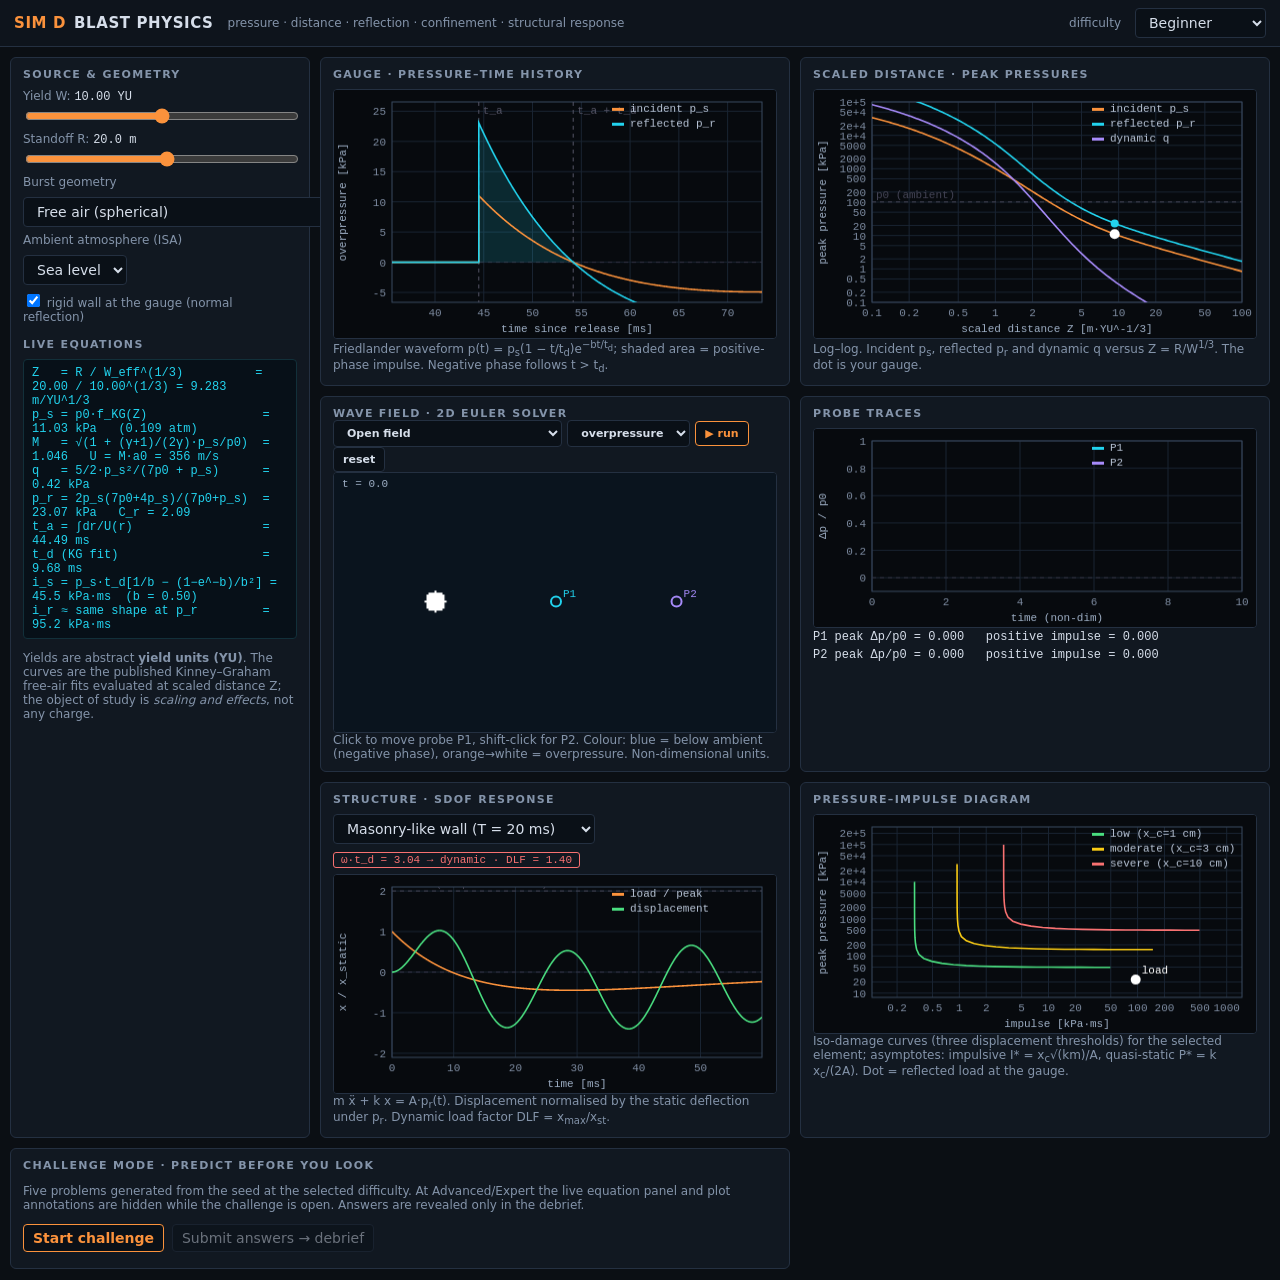
<file: sims/blast-physics/index.html>
<!DOCTYPE html>
<html lang="en">
<head>
<meta charset="UTF-8">
<meta name="viewport" content="width=device-width, initial-scale=1">
<title>Sim D · Blast Physics</title>
<link rel="stylesheet" href="../common/sim.css">
<style>
  .layout { grid-template-columns: 300px 1fr 1fr; }
  .span2 { grid-column: span 2; }
  .tabs button.active { border-color: var(--accent); color: var(--accent); }
  #field { cursor: crosshair; }
  .qcard { border: 1px solid var(--line); border-radius: 6px; padding: 8px 10px; margin: 8px 0; background: #0a1017; }
  .qcard .q { margin-bottom: 6px; line-height: 1.45; }
  .qcard input { width: 140px; }
  @media (max-width: 1100px) { .layout { grid-template-columns: 1fr 1fr; } .span2 { grid-column: span 2; } }
</style>
</head>
<body>
<div class="layout" id="layout">
  <!-- controls -->
  <div class="panel" style="grid-row: span 3">
    <h2>Source &amp; geometry</h2>
    <div id="sliders"></div>
    <div class="row"><label style="width:100%">Burst geometry</label>
      <select id="burst"><option value="1">Free air (spherical)</option><option value="1.8">Surface burst (hemispherical, ×1.8 yield)</option></select></div>
    <div class="row"><label style="width:100%">Ambient atmosphere (ISA)</label>
      <select id="alt"><option value="0">Sea level</option><option value="1500">1500 m</option><option value="3000">3000 m</option></select></div>
    <div class="row"><label><input type="checkbox" id="wall" checked> rigid wall at the gauge (normal reflection)</label></div>
    <h2 style="margin-top:14px">Live equations</h2>
    <div class="eq" id="eqs"></div>
    <p class="hint">Yields are abstract <b>yield units (YU)</b>. The curves are the published Kinney–Graham
      free-air fits evaluated at scaled distance Z; the object of study is <i>scaling and effects</i>, not any charge.</p>
  </div>

  <div class="panel">
    <h2>Gauge · pressure–time history</h2>
    <canvas id="pt"></canvas>
    <div class="hint">Friedlander waveform p(t) = p<sub>s</sub>(1 − t/t<sub>d</sub>)e<sup>−bt/t<sub>d</sub></sup>; shaded area = positive-phase impulse. Negative phase follows t &gt; t<sub>d</sub>.</div>
  </div>
  <div class="panel">
    <h2>Scaled distance · peak pressures</h2>
    <canvas id="pz"></canvas>
    <div class="hint">Log–log. Incident p<sub>s</sub>, reflected p<sub>r</sub> and dynamic q versus Z = R/W<sup>1/3</sup>. The dot is your gauge.</div>
  </div>

  <div class="panel">
    <h2>Wave field · 2D Euler solver
      <span class="tabs" style="float:right">
        <select id="scene">
          <option value="open">Open field</option>
          <option value="wall">Wall (reflection)</option>
          <option value="corner">Building corner (shadow)</option>
          <option value="street">Street canyon (channelling)</option>
          <option value="room">Room with vent (confinement)</option>
        </select>
        <select id="fmode"><option value="p">overpressure</option><option value="peak">peak map</option></select>
        <button id="play" class="primary">▶ run</button>
        <button id="reset">reset</button>
      </span></h2>
    <canvas id="field"></canvas>
    <div class="hint">Click to move probe P1, shift-click for P2. Colour: blue = below ambient (negative phase), orange→white = overpressure. Non-dimensional units.</div>
  </div>
  <div class="panel">
    <h2>Probe traces</h2>
    <canvas id="probe"></canvas>
    <div class="readout" id="probeRead"></div>
  </div>

  <div class="panel">
    <h2>Structure · SDOF response</h2>
    <div class="row">
      <select id="elem">
        <option value="0.005">Light cladding panel (T = 5 ms)</option>
        <option value="0.02" selected>Masonry-like wall (T = 20 ms)</option>
        <option value="0.08">Stiff heavy wall (T = 80 ms)</option>
      </select>
      <span class="tag" id="regime"></span>
    </div>
    <canvas id="sdof"></canvas>
    <div class="hint">m ẍ + k x = A·p<sub>r</sub>(t). Displacement normalised by the static deflection under p<sub>r</sub>. Dynamic load factor DLF = x<sub>max</sub>/x<sub>st</sub>.</div>
  </div>
  <div class="panel">
    <h2>Pressure–impulse diagram</h2>
    <canvas id="pi"></canvas>
    <div class="hint">Iso-damage curves (three displacement thresholds) for the selected element; asymptotes: impulsive I* = x<sub>c</sub>√(km)/A, quasi-static P* = k x<sub>c</sub>/(2A). Dot = reflected load at the gauge.</div>
  </div>

  <div class="panel span2" id="challengePanel">
    <h2>Challenge mode · predict before you look</h2>
    <p class="hint">Five problems generated from the seed at the selected difficulty. At Advanced/Expert the live equation panel and plot annotations are hidden while the challenge is open. Answers are revealed only in the debrief.</p>
    <div class="row"><button class="primary" id="startCh">Start challenge</button><button id="submitCh" disabled>Submit answers → debrief</button></div>
    <div id="questions"></div>
  </div>
</div>

<script src="../common/eod.js"></script>
<script src="../common/blast.js"></script>
<script src="../common/euler2d.js"></script>
<script>
(function () {
  var U = EOD.util, B = BLAST;
  var level = 'Beginner';
  var seed = EOD.seedFromUrl();
  var diff = EOD.ui.difficultySelect(function (v) { level = v; }, 'Beginner');
  level = diff.value;
  EOD.ui.header('D', 'Blast Physics', 'pressure · distance · reflection · confinement · structural response', [U.el('span', { class: 'hint' }, 'difficulty'), diff]);

  var ISA = { 0: { p0: 101.325, a0: 340.3 }, 1500: { p0: 84.56, a0: 334.4 }, 3000: { p0: 70.12, a0: 328.6 } };
  var state = { W: 10, R: 20, surf: 1, alt: 0, wall: true, hideEq: false };

  var sl = U.$('#sliders');
  var logW = EOD.ui.slider(sl, 'Yield W', -1, 3, 0.01, Math.log10(state.W), function (v) { state.W = Math.pow(10, v); update(); }, function (v) { return U.fmt(Math.pow(10, v), 2) + ' YU'; });
  var logR = EOD.ui.slider(sl, 'Standoff R', 0, 2.5, 0.005, Math.log10(state.R), function (v) { state.R = Math.pow(10, v); update(); }, function (v) { return U.fmt(Math.pow(10, v), 1) + ' m'; });
  U.$('#burst').onchange = function (e) { state.surf = +e.target.value; update(); };
  U.$('#alt').onchange = function (e) { state.alt = +e.target.value; update(); };
  U.$('#wall').onchange = function (e) { state.wall = e.target.checked; update(); };
  U.$('#elem').onchange = update;

  function current() {
    var a = ISA[state.alt];
    return B.predict(state.W, state.R, { surfaceFactor: state.surf, p0: a.p0, a0: a.a0 });
  }

  function update() {
    var g = current(), a = ISA[state.alt];
    // ---------- p(t)
    var tEnd = g.td * 3, n = 400, ts = [], pi = [], pr = [];
    for (var i = 0; i <= n; i++) {
      var t = tEnd * i / n; ts.push(t + g.ta);
      pi.push(B.friedlander(t, g.ps, g.td, g.b));
      pr.push(B.friedlander(t, g.pr, g.td, g.b));
    }
    var ymax = (state.wall ? g.pr : g.ps) * 1.15, ymin = -0.25 * ymax;
    var fillX = [], fillY = [];
    for (var j = 0; j <= 200; j++) { var tt = g.td * j / 200; fillX.push(tt + g.ta); fillY.push(B.friedlander(tt, state.wall ? g.pr : g.ps, g.td, g.b)); }
    var series = [{ x: [g.ta * 0.8, g.ta].concat(ts), y: [0, 0].concat(pi), color: '#fb923c', label: 'incident p_s' }];
    if (state.wall) series.push({ x: [g.ta * 0.8, g.ta].concat(ts), y: [0, 0].concat(pr), color: '#22d3ee', label: 'reflected p_r' });
    EOD.plot(U.$('#pt'), { x: [g.ta * 0.8, g.ta + tEnd], y: [ymin, ymax], xlabel: 'time since release [ms]', ylabel: 'overpressure [kPa]',
      series: series, fills: [{ x: fillX, y: fillY, color: state.wall ? 'rgba(34,211,238,.15)' : 'rgba(251,146,60,.15)' }],
      hlines: [{ y: 0, color: '#334' }], vlines: state.hideEq ? [] : [{ x: g.ta, color: '#556', label: 't_a' }, { x: g.ta + g.td, color: '#556', label: 't_a + t_d' }], height: 250 });
    // ---------- p(Z)
    var Zs = [], PS = [], PR = [], Q = [];
    for (var k = 0; k <= 200; k++) {
      var Z = Math.pow(10, -1 + 3 * k / 200); Zs.push(Z);
      var ps = B.kgOverpressureRatio(Z) * a.p0; PS.push(ps); PR.push(B.reflectedOverpressure(ps, a.p0)); Q.push(B.dynamicPressure(ps, a.p0));
    }
    EOD.plot(U.$('#pz'), { x: [0.1, 100], y: [0.1, 1e5], logX: true, logY: true, xlabel: 'scaled distance Z [m·YU^-1/3]', ylabel: 'peak pressure [kPa]',
      series: [{ x: Zs, y: PS, color: '#fb923c', label: 'incident p_s' }, { x: Zs, y: PR, color: '#22d3ee', label: 'reflected p_r' }, { x: Zs, y: Q, color: '#a78bfa', label: 'dynamic q' }],
      points: [{ x: g.Z, y: g.ps, color: '#fff', r: 5 }].concat(state.wall ? [{ x: g.Z, y: g.pr, color: '#22d3ee', r: 4 }] : []),
      hlines: [{ y: a.p0, color: '#445', label: 'p0 (ambient)' }], height: 250 });
    // ---------- equations
    var eq = state.hideEq ? '(hidden during challenge)' :
      'Z   = R / W_eff^(1/3)          = ' + U.fmt(state.R, 2) + ' / ' + U.fmt(g.We, 2) + '^(1/3) = ' + U.fmt(g.Z, 3) + ' m/YU^1/3\n' +
      'p_s = p0·f_KG(Z)                = ' + U.fmt(g.ps, 2) + ' kPa   (' + U.fmt(g.ps / a.p0, 3) + ' atm)\n' +
      'M   = √(1 + (γ+1)/(2γ)·p_s/p0)  = ' + U.fmt(g.M, 3) + '   U = M·a0 = ' + U.fmt(g.U, 0) + ' m/s\n' +
      'q   = 5/2·p_s²/(7p0 + p_s)      = ' + U.fmt(g.q, 2) + ' kPa\n' +
      'p_r = 2p_s(7p0+4p_s)/(7p0+p_s)  = ' + U.fmt(g.pr, 2) + ' kPa   C_r = ' + U.fmt(g.Cr, 2) + '\n' +
      't_a = ∫dr/U(r)                  = ' + U.fmt(g.ta, 2) + ' ms\n' +
      't_d (KG fit)                    = ' + U.fmt(g.td, 2) + ' ms\n' +
      'i_s = p_s·t_d[1/b − (1−e^−b)/b²] = ' + U.fmt(g.i, 1) + ' kPa·ms  (b = ' + U.fmt(g.b, 2) + ')\n' +
      'i_r ≈ same shape at p_r         = ' + U.fmt(g.ir, 1) + ' kPa·ms';
    U.$('#eqs').textContent = eq;
    updateStructure(g);
  }

  // ---------- SDOF & P–I
  function updateStructure(g) {
    var T = +U.$('#elem').value, m = 100, k = m * Math.pow(2 * Math.PI / T, 2), A = 1; // per m² panel: m [kg/m²]
    var P = (state.wall ? g.pr : g.ps) * 1000, td = g.td / 1000, b = g.b;
    var load = function (t) { return t < 0 ? 0 : B.friedlander(t, P, td, b) ; };
    var r = B.sdofResponse({ m: m, k: k, A: A, load: load, tEnd: Math.max(3 * T, 2.5 * td) });
    var xst = P / k, xs = r.x.map(function (x) { return x / xst; }), tms = r.t.map(function (t) { return t * 1000; });
    var lp = r.t.map(function (t) { return load(t) / P; });
    var wtd = 2 * Math.PI / T * td;
    var reg = wtd < 0.4 ? ['impulsive', 'ok'] : wtd > 40 ? ['quasi-static', 'warn'] : ['dynamic', 'bad'];
    var tag = U.$('#regime'); tag.className = 'tag ' + reg[1]; tag.textContent = 'ω·t_d = ' + U.fmt(wtd, 2) + ' → ' + reg[0] + ' · DLF = ' + U.fmt(r.xmax / xst, 2);
    var ymax = Math.max(2.1, r.xmax / xst * 1.1);
    EOD.plot(U.$('#sdof'), { x: [0, tms[tms.length - 1]], y: [-ymax, ymax], xlabel: 'time [ms]', ylabel: 'x / x_static',
      series: [{ x: tms, y: lp, color: '#fb923c', label: 'load / peak' }, { x: tms, y: xs, color: '#4ade80', label: 'displacement' }],
      hlines: [{ y: 0, color: '#334' }, { y: 2, color: '#445', label: 'DLF 2 (step load limit)' }], height: 220 });
    // P–I with three thresholds (abstract "damage levels" as multiples of a reference deflection)
    var xref = 0.01, curves = [], colors = ['#4ade80', '#facc15', '#f87171'], labels = ['low', 'moderate', 'severe'];
    var allP = [], allI = [];
    [1, 3, 10].forEach(function (mult, ci) {
      var pc = B.piCurve(m, k, xref * mult, 28);
      var xsI = pc.curve.map(function (c) { return c.I / 1000; }), ysP = pc.curve.map(function (c) { return c.P / 1000; });
      allP = allP.concat(ysP); allI = allI.concat(xsI);
      curves.push({ x: xsI, y: ysP, color: colors[ci], label: labels[ci] + ' (x_c=' + (xref * mult * 100) + ' cm)' });
    });
    var Ipt = (state.wall ? g.ir : g.i), Ppt = state.wall ? g.pr : g.ps;
    var Imin = Math.min.apply(null, allI.concat([Ipt])) / 3, Imax = Math.max.apply(null, allI.concat([Ipt])) * 3;
    var Pmin = Math.min.apply(null, allP.concat([Ppt])) / 3, Pmax = Math.max.apply(null, allP.concat([Ppt])) * 3;
    EOD.plot(U.$('#pi'), { x: [Imin, Imax], y: [Pmin, Pmax], logX: true, logY: true, xlabel: 'impulse [kPa·ms]', ylabel: 'peak pressure [kPa]',
      series: curves, points: [{ x: Ipt, y: Ppt, color: '#fff', r: 5, label: 'load' }], height: 220 });
  }

  // ---------- 2D field
  var NX = 220, NY = 130, sim = new Euler2D(NX, NY), running = false, probes = [{ i: 150, j: 65 }, { i: 110, j: 100 }], traces = [[], []];
  function buildScene() {
    var sc = U.$('#scene').value; sim.solid.fill(0); sim.reset(); traces = [[], []];
    function box(i0, j0, i1, j1) { for (var j = j0; j <= j1; j++) for (var i = i0; i <= i1; i++) if (i >= 0 && j >= 0 && i < NX && j < NY) sim.solid[sim.idx(i, j)] = 1; }
    var src = { i: 50, j: 65 };
    if (sc === 'wall') { box(140, 25, 144, 105); probes[0] = { i: 138, j: 65 }; probes[1] = { i: 160, j: 65 }; }
    if (sc === 'corner') { box(110, 0, 200, 70); probes[0] = { i: 100, j: 90 }; probes[1] = { i: 150, j: 80 }; }
    if (sc === 'street') { box(20, 0, 219, 50); box(20, 80, 219, 129); src = { i: 40, j: 65 }; probes[0] = { i: 120, j: 65 }; probes[1] = { i: 180, j: 65 }; }
    if (sc === 'open') { probes[0] = { i: 110, j: 65 }; probes[1] = { i: 170, j: 65 }; }
    if (sc === 'room') { box(20, 30, 23, 100); box(20, 30, 100, 33); box(20, 97, 100, 100); box(97, 30, 100, 55); box(97, 75, 100, 100); src = { i: 55, j: 65 }; probes[0] = { i: 80, j: 45 }; probes[1] = { i: 150, j: 65 }; }
    sim.source(src.i, src.j, 5, 30, 6);
  }
  function drawField() {
    var cv = U.$('#field'); var g = EOD.hidpi(cv, Math.round((cv.clientWidth || 600) * NY / NX));
    sim.render(g.ctx, g.w, g.h, U.$('#fmode').value, U.$('#fmode').value === 'peak' ? 3 : 1.5);
    var sx = g.w / NX, sy = g.h / NY;
    probes.forEach(function (p, n) {
      g.ctx.strokeStyle = n ? '#a78bfa' : '#22d3ee'; g.ctx.lineWidth = 2;
      g.ctx.beginPath(); g.ctx.arc((p.i + 0.5) * sx, (NY - p.j - 0.5) * sy, 5, 0, 2 * Math.PI); g.ctx.stroke();
      g.ctx.fillStyle = g.ctx.strokeStyle; g.ctx.font = '11px monospace'; g.ctx.fillText('P' + (n + 1), (p.i + 1) * sx + 6, (NY - p.j) * sy - 6);
    });
    g.ctx.fillStyle = '#9fb0c6'; g.ctx.font = '11px monospace'; g.ctx.fillText('t = ' + sim.t.toFixed(1), 8, 14);
  }
  function drawProbes() {
    var all = traces[0].concat(traces[1]);
    var tmax = Math.max(10, all.length ? Math.max.apply(null, all.map(function (s) { return s[0]; })) : 10);
    var vals = all.map(function (s) { return s[1]; });
    var ymax = Math.max(0.2, vals.length ? Math.max.apply(null, vals) * 1.1 : 1), ymin = Math.min(-0.1, vals.length ? Math.min.apply(null, vals) * 1.1 : -0.1);
    EOD.plot(U.$('#probe'), { x: [0, tmax], y: [ymin, ymax], xlabel: 'time (non-dim)', ylabel: 'Δp / p0',
      series: traces.map(function (tr, n) { return { x: tr.map(function (s) { return s[0]; }), y: tr.map(function (s) { return s[1]; }), color: n ? '#a78bfa' : '#22d3ee', label: 'P' + (n + 1) }; }),
      hlines: [{ y: 0, color: '#334' }], height: 200 });
    var txt = probes.map(function (p, n) {
      var tr = traces[n], pk = tr.reduce(function (a, s) { return Math.max(a, s[1]); }, 0);
      var imp = 0; for (var q = 1; q < tr.length; q++) if (tr[q][1] > 0) imp += tr[q][1] * (tr[q][0] - tr[q - 1][0]);
      return 'P' + (n + 1) + ' peak Δp/p0 = ' + pk.toFixed(3) + '   positive impulse = ' + imp.toFixed(3);
    }).join('\n');
    U.$('#probeRead').textContent = txt;
  }
  function tick() {
    if (running) {
      for (var s = 0; s < 10; s++) {
        sim.step(0.4);
        probes.forEach(function (p, n) { traces[n].push([sim.t, sim.pressure(sim.idx(p.i, p.j)) - 1]); });
      }
      if (sim.t > 140) { running = false; U.$('#play').textContent = '▶ run'; }
      drawField(); drawProbes();
    }
    requestAnimationFrame(tick);
  }
  U.$('#play').onclick = function () { running = !running; this.textContent = running ? '❚❚ pause' : '▶ run'; };
  U.$('#reset').onclick = function () { buildScene(); drawField(); drawProbes(); };
  U.$('#scene').onchange = function () { buildScene(); drawField(); drawProbes(); };
  U.$('#fmode').onchange = drawField;
  U.$('#field').addEventListener('click', function (e) {
    var r = this.getBoundingClientRect(), i = Math.floor((e.clientX - r.left) / r.width * NX), j = NY - 1 - Math.floor((e.clientY - r.top) / r.height * NY);
    if (sim.solid[sim.idx(i, j)]) return;
    probes[e.shiftKey ? 1 : 0] = { i: i, j: j }; traces[e.shiftKey ? 1 : 0] = []; drawField(); drawProbes();
  });

  // ---------- challenge mode
  var questions = [];
  var TOL = { Beginner: 0.15, Intermediate: 0.10, Advanced: 0.05, Expert: 0.03 };
  function makeQuestions() {
    var rnd = EOD.rng(seed), p0 = 101.325, qs = [];
    var W1 = +(rnd.uniform(2, 50)).toFixed(1), R1 = +(rnd.uniform(8, 40)).toFixed(1), f = rnd.pick([2, 4, 8, 10]);
    qs.push({ q: 'A gauge at R = ' + R1 + ' m from a free-air release of W = ' + W1 + ' YU records some peak overpressure. The yield is multiplied by ' + f + '. At what range R (m) would the <b>same peak overpressure</b> be recorded?',
      a: R1 * Math.cbrt(f), unit: 'm', why: 'Hopkinson–Cranz: equal Z = R/W^(1/3) ⇒ equal p_s. R₂ = R₁·(W₂/W₁)^(1/3) = ' + R1 + '·' + f + '^(1/3).', link: 'lessons/stage-01/lesson-05' });
    var ps = +(rnd.uniform(15, 300)).toFixed(0);
    qs.push({ q: 'An incident shock with peak overpressure p_s = ' + ps + ' kPa (p0 = 101.3 kPa, γ = 1.4) strikes a rigid wall head-on. What is the peak <b>reflected</b> overpressure (kPa)?',
      a: B.reflectedOverpressure(ps, p0), unit: 'kPa', why: 'p_r = 2p_s(7p0 + 4p_s)/(7p0 + p_s). Weak shocks reflect with factor → 2 (acoustic), strong ones → 8 (ideal gas).', link: 'lessons/stage-01/lesson-04' });
    var ps2 = +(rnd.uniform(20, 500)).toFixed(0);
    qs.push({ q: 'For the same atmosphere, a shock has p_s = ' + ps2 + ' kPa. What is its propagation speed U (m/s), with a0 = 340.3 m/s?',
      a: B.machFromOverpressure(ps2, p0) * 340.3, unit: 'm/s', why: 'Invert Rankine–Hugoniot: M = √(1 + (γ+1)/(2γ)·p_s/p0); U = M·a0. Stronger shocks outrun sound.', link: 'lessons/stage-01/lesson-03' });
    var Wm = +(rnd.uniform(0.2, 1)).toFixed(2), Wf = rnd.pick([125, 216, 343, 512, 1000]), Rm = +(rnd.uniform(2, 6)).toFixed(2), tdm = +(rnd.uniform(1, 4)).toFixed(2);
    qs.push({ q: 'A small-scale experiment with ' + Wm + ' YU measures a positive-phase duration of ' + tdm + ' ms at ' + Rm + ' m. What duration (ms) is expected at the <b>scaled</b> position for a ' + Wf + ' YU event (same atmosphere)?',
      a: tdm * Math.cbrt(Wf / Wm), unit: 'ms', why: 'Cube-root scaling applies to times and impulses too: t₂ = t₁·(W₂/W₁)^(1/3), at R₂ = R₁·(W₂/W₁)^(1/3).', link: 'lessons/stage-01/lesson-05' });
    var T = rnd.pick([5, 10, 20, 50]), td = +(rnd.uniform(0.2, 200)).toFixed(1);
    var wtd = 2 * Math.PI / T * td;
    qs.push({ q: 'A structural element with natural period T = ' + T + ' ms is loaded by a pulse of duration t_d = ' + td + ' ms. Enter ω·t_d (dimensionless). Then think: impulsive (ω·t_d &lt; 0.4), dynamic, or quasi-static (&gt; 40)?',
      a: wtd, unit: '', why: 'ω = 2π/T. ω·t_d = ' + U.fmt(wtd, 2) + ' → ' + (wtd < 0.4 ? 'impulsive: damage governed by impulse' : wtd > 40 ? 'quasi-static: damage governed by peak pressure' : 'dynamic: both matter') + '.', link: 'lessons/stage-01/lesson-06' });
    return qs;
  }
  U.$('#startCh').onclick = function () {
    questions = makeQuestions();
    state.hideEq = level === 'Advanced' || level === 'Expert'; update();
    var host = U.$('#questions'); host.innerHTML = '';
    questions.forEach(function (q, n) {
      var c = U.el('div', { class: 'qcard' }, '<div class="q"><b>Q' + (n + 1) + '.</b> ' + q.q + '</div><input type="number" step="any" id="ans' + n + '"> <span class="hint">' + q.unit + '</span>');
      host.appendChild(c);
    });
    U.$('#submitCh').disabled = false; this.disabled = true;
  };
  U.$('#submitCh').onclick = function () {
    var tol = TOL[level], ok = 0, observed = [], decided = [], missed = [];
    questions.forEach(function (q, n) {
      var v = parseFloat(U.$('#ans' + n).value), err = Math.abs(v - q.a) / Math.abs(q.a), good = isFinite(v) && err <= tol;
      if (good) ok++;
      observed.push('Q' + (n + 1) + ': ' + q.q);
      decided.push('Q' + (n + 1) + ': you answered ' + (isFinite(v) ? U.fmt(v, 3) : '—') + ' ' + q.unit + ' — correct ' + U.fmt(q.a, 3) + ' ' + q.unit + (good ? ' ✓' : ' ✗ (' + (isFinite(err) ? Math.round(err * 100) + '% off' : 'blank') + ')'));
      if (!good) missed.push('Q' + (n + 1) + ': ' + q.why + ' <a target="_top" href="' + EOD.COURSE + q.link + '">review</a>');
    });
    state.hideEq = false; update();
    EOD.debrief.show({ title: 'Blast physics challenge', seed: seed, level: level,
      scores: [{ label: 'Correct within ±' + Math.round(tol * 100) + '%', value: 100 * ok / questions.length, note: ok + ' / ' + questions.length }],
      observed: observed, decided: decided, missed: missed.length ? missed : ['Nothing — every answer within tolerance.'],
      uncertainty: ['Empirical free-air fits (Kinney–Graham, Kingery–Bulmash) scatter by roughly ±10–30% against trials, more in the near field.',
        'Surface-burst yield factors of 1.6–2.0 depend on ground properties; 1.8 is a common engineering value.',
        'Ideal-gas reflection (factor ≤ 8) underestimates reflection for very strong shocks where real-gas effects matter.'],
      reasoning: ['Protective engineering uses scaled distance so one set of curves serves every yield — and applies conservative factors on top.',
        'Reflected, not incident, pressure loads a facing surface; ignoring reflection underestimates the load by 2–8×.',
        'Whether peak pressure or impulse governs damage depends on the target\'s natural period — the same blast can be "impulsive" for a wall and "quasi-static" for a window.'],
      physics: ['Hopkinson–Cranz cube-root scaling (dimensional analysis + geometric similarity).', 'Rankine–Hugoniot jump conditions for a normal shock in an ideal gas.', 'Friedlander waveform and positive-phase impulse.', 'SDOF oscillator response to transient loads; ω·t_d as the regime parameter.'],
      engineering: ['P–I diagrams summarise a component\'s vulnerability for all pulse shapes with two asymptotes.', 'Scale-model testing is legitimate precisely because of cube-root scaling (with Sachs corrections for ambient).'],
      links: [{ href: EOD.COURSE + 'lessons/stage-01/lesson-03', text: '01.3 Acoustics → shocks' }, { href: EOD.COURSE + 'lessons/stage-01/lesson-05', text: '01.5 Scaling laws' },
        { href: EOD.COURSE + 'lessons/stage-04/lesson-01', text: '04.1 Anatomy of a blast wave' }, { href: EOD.COURSE + 'lessons/stage-04/lesson-03', text: '04.3 Structural effects' }],
      onClose: function () { U.$('#startCh').disabled = false; U.$('#submitCh').disabled = true; seed = Math.floor(Math.random() * 1e9); }
    });
  };

  window.addEventListener('resize', function () { update(); drawField(); drawProbes(); });
  var qs = U.param('scene', null); if (qs && U.$('#scene').querySelector('[value=' + qs + ']')) U.$('#scene').value = qs;
  buildScene(); update(); drawField(); drawProbes(); tick();
})();
</script>
</body>
</html>
</file>
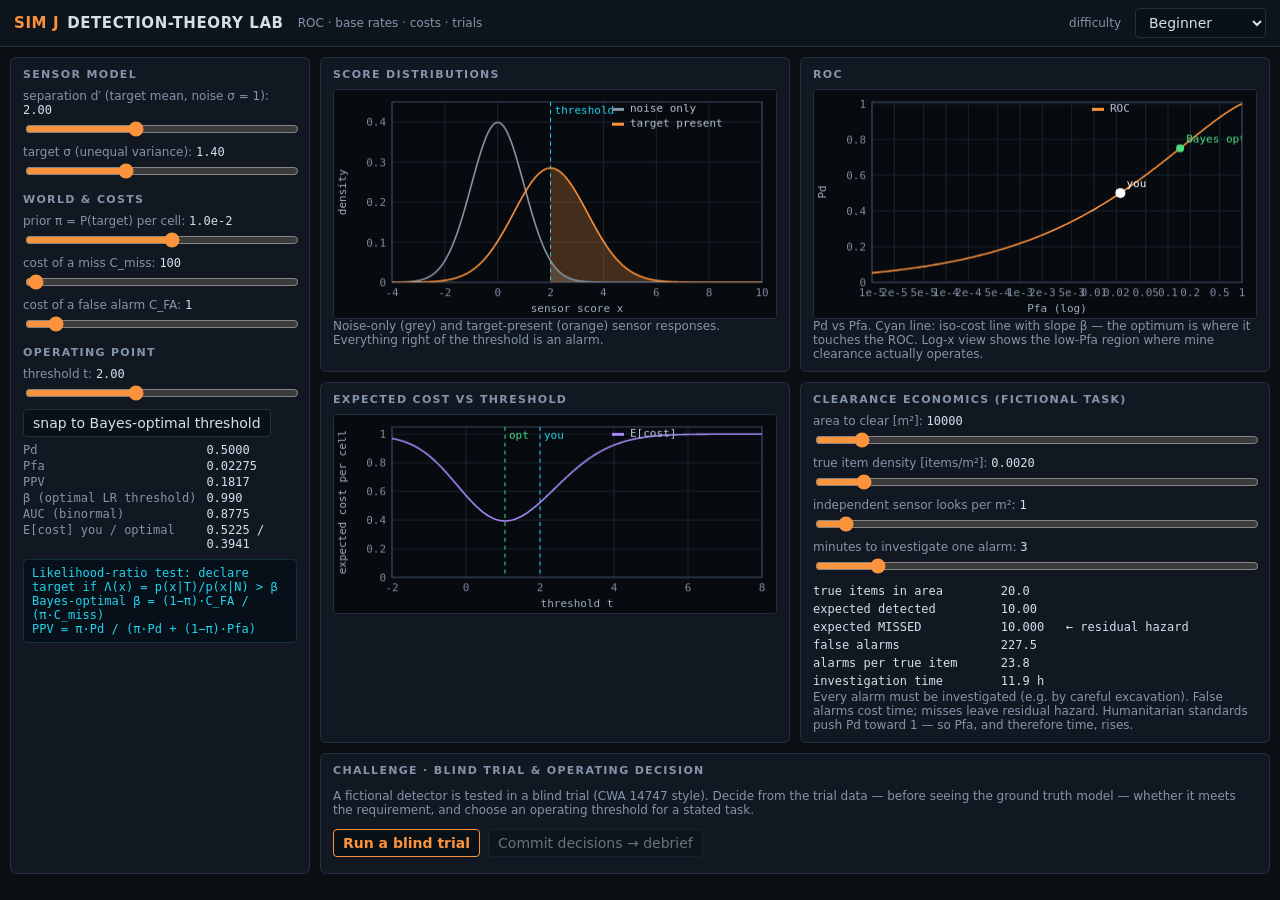
<file: sims/detection-theory/index.html>
<!DOCTYPE html>
<html lang="en">
<head>
<meta charset="UTF-8">
<meta name="viewport" content="width=device-width, initial-scale=1">
<title>Sim J · Detection-Theory Lab</title>
<link rel="stylesheet" href="../common/sim.css">
<style>
  .layout { grid-template-columns: 300px 1fr 1fr; }
  .qcard { border: 1px solid var(--line); border-radius: 6px; padding: 8px 10px; margin: 8px 0; background: #0a1017; }
  @media (max-width: 1100px) { .layout { grid-template-columns: 1fr; } }
</style>
</head>
<body>
<div class="layout">
  <div class="panel" style="grid-row: span 3">
    <h2>Sensor model</h2>
    <div id="sModel"></div>
    <h2 style="margin-top:12px">World &amp; costs</h2>
    <div id="sWorld"></div>
    <h2 style="margin-top:12px">Operating point</h2>
    <div id="sThr"></div>
    <div class="row"><button id="optBtn">snap to Bayes-optimal threshold</button></div>
    <div class="kv" id="kv"></div>
    <div class="eq" style="margin-top:8px">Likelihood-ratio test: declare target if Λ(x) = p(x|T)/p(x|N) &gt; β
Bayes-optimal β = (1−π)·C_FA / (π·C_miss)
PPV = π·Pd / (π·Pd + (1−π)·Pfa)</div>
  </div>
  <div class="panel"><h2>Score distributions</h2><canvas id="dist"></canvas>
    <div class="hint">Noise-only (grey) and target-present (orange) sensor responses. Everything right of the threshold is an alarm.</div></div>
  <div class="panel"><h2>ROC</h2><canvas id="roc"></canvas>
    <div class="hint">Pd vs Pfa. Cyan line: iso-cost line with slope β — the optimum is where it touches the ROC. Log-x view shows the low-Pfa region where mine clearance actually operates.</div></div>
  <div class="panel"><h2>Expected cost vs threshold</h2><canvas id="cost"></canvas></div>
  <div class="panel"><h2>Clearance economics (fictional task)</h2>
    <div id="sEcon"></div>
    <div class="readout" id="econ"></div>
    <div class="hint">Every alarm must be investigated (e.g. by careful excavation). False alarms cost time; misses leave residual hazard. Humanitarian standards push Pd toward 1 — so Pfa, and therefore time, rises.</div></div>
  <div class="panel" style="grid-column: span 2">
    <h2>Challenge · blind trial &amp; operating decision</h2>
    <p class="hint">A fictional detector is tested in a blind trial (CWA 14747 style). Decide from the trial data — before seeing the ground truth model — whether it meets the requirement, and choose an operating threshold for a stated task.</p>
    <div class="row"><button id="chStart" class="primary">Run a blind trial</button><button id="chSubmit" disabled>Commit decisions → debrief</button></div>
    <div id="chBody"></div>
  </div>
</div>
<script src="../common/eod.js"></script>
<script>
(function () {
  var U = EOD.util, level;
  var diff = EOD.ui.difficultySelect(function (v) { level = v; });
  level = diff.value;
  EOD.ui.header('J', 'Detection-Theory Lab', 'ROC · base rates · costs · trials', [U.el('span', { class: 'hint' }, 'difficulty'), diff]);
  var seed = EOD.seedFromUrl();
  var s = { dp: 2, sr: 1.4, logpi: -2, cmiss: 100, cfa: 1, thr: 2, area: 10000, dens: 0.002, rate: 1, tInv: 3 };

  // standard normal helpers
  function phi(x) { return Math.exp(-0.5 * x * x) / Math.sqrt(2 * Math.PI); }
  function Phi(x) { // Abramowitz–Stegun 7.1.26 via erf
    var t = 1 / (1 + 0.3275911 * Math.abs(x) / Math.SQRT2), y = 1 - (((((1.061405429 * t - 1.453152027) * t) + 1.421413741) * t - 0.284496736) * t + 0.254829592) * t * Math.exp(-x * x / 2);
    return x >= 0 ? 0.5 * (1 + y) : 0.5 * (1 - y);
  }
  function pd(t) { return 1 - Phi((t - s.dp) / s.sr); }
  function pfa(t) { return 1 - Phi(t); }
  function pi() { return Math.pow(10, s.logpi); }
  function ecost(t) { var p = pi(); return p * (1 - pd(t)) * s.cmiss + (1 - p) * pfa(t) * s.cfa; }
  function optimal() { var best = -4, bc = Infinity; for (var t = -4; t <= 10; t += 0.002) { var c = ecost(t); if (c < bc) { bc = c; best = t; } } return best; }

  var M = U.$('#sModel'), W = U.$('#sWorld'), T = U.$('#sThr'), E = U.$('#sEcon');
  EOD.ui.slider(M, "separation d′ (target mean, noise σ = 1)", 0, 5, 0.01, s.dp, function (v) { s.dp = v; draw(); }, function (v) { return v.toFixed(2); });
  EOD.ui.slider(M, 'target σ (unequal variance)', 0.5, 3, 0.01, s.sr, function (v) { s.sr = v; draw(); }, function (v) { return v.toFixed(2); });
  EOD.ui.slider(W, 'prior π = P(target) per cell', -4, -0.3, 0.01, s.logpi, function (v) { s.logpi = v; draw(); }, function (v) { return Math.pow(10, v).toExponential(1); });
  EOD.ui.slider(W, 'cost of a miss C_miss', 1, 10000, 1, s.cmiss, function (v) { s.cmiss = v; draw(); });
  EOD.ui.slider(W, 'cost of a false alarm C_FA', 0.1, 10, 0.1, s.cfa, function (v) { s.cfa = v; draw(); });
  var thrSl = EOD.ui.slider(T, 'threshold t', -2, 8, 0.01, s.thr, function (v) { s.thr = v; draw(); }, function (v) { return v.toFixed(2); });
  EOD.ui.slider(E, 'area to clear [m²]', 1000, 100000, 100, s.area, function (v) { s.area = v; draw(); });
  EOD.ui.slider(E, 'true item density [items/m²]', 0.0001, 0.02, 0.0001, s.dens, function (v) { s.dens = v; draw(); }, function (v) { return v.toFixed(4); });
  EOD.ui.slider(E, 'independent sensor looks per m²', 0.5, 10, 0.5, s.rate, function (v) { s.rate = v; draw(); });
  EOD.ui.slider(E, 'minutes to investigate one alarm', 0.5, 20, 0.5, s.tInv, function (v) { s.tInv = v; draw(); });
  U.$('#optBtn').onclick = function () { s.thr = optimal(); thrSl.value = s.thr; thrSl.dispatchEvent(new Event('input')); };

  function draw() {
    var xs = [], n = [], t = [];
    for (var x = -4; x <= 10; x += 0.02) { xs.push(x); n.push(phi(x)); t.push(phi((x - s.dp) / s.sr) / s.sr); }
    EOD.plot(U.$('#dist'), { x: [-4, 10], y: [0, 0.45], xlabel: 'sensor score x', ylabel: 'density',
      series: [{ x: xs, y: n, color: '#8894a8', label: 'noise only' }, { x: xs, y: t, color: '#fb923c', label: 'target present' }],
      fills: [{ x: xs.filter(function (v) { return v >= s.thr; }), y: n.filter(function (v, i) { return xs[i] >= s.thr; }), color: 'rgba(136,148,168,.25)' },
        { x: xs.filter(function (v) { return v >= s.thr; }), y: t.filter(function (v, i) { return xs[i] >= s.thr; }), color: 'rgba(251,146,60,.25)' }],
      vlines: [{ x: s.thr, color: '#22d3ee', label: 'threshold' }], height: 230 });
    var F = [], D = [];
    for (var th = 10; th >= -4; th -= 0.02) { F.push(Math.max(1e-6, pfa(th))); D.push(pd(th)); }
    var p = pi(), beta = (1 - p) * s.cfa / (p * s.cmiss), f0 = pfa(s.thr), d0 = pd(s.thr), to = optimal();
    EOD.plot(U.$('#roc'), { x: [1e-5, 1], y: [0, 1.01], logX: true, xlabel: 'Pfa (log)', ylabel: 'Pd',
      series: [{ x: F, y: D, color: '#fb923c', label: 'ROC' }],
      points: [{ x: Math.max(1e-6, f0), y: d0, color: '#fff', r: 5, label: 'you' }, { x: Math.max(1e-6, pfa(to)), y: pd(to), color: '#4ade80', r: 4, label: 'Bayes opt.' }], height: 230 });
    var ts = [], cs = [];
    for (var q = -2; q <= 8; q += 0.02) { ts.push(q); cs.push(ecost(q)); }
    var cmax = Math.max.apply(null, cs);
    EOD.plot(U.$('#cost'), { x: [-2, 8], y: [0, cmax * 1.05], xlabel: 'threshold t', ylabel: 'expected cost per cell',
      series: [{ x: ts, y: cs, color: '#a78bfa', label: 'E[cost]' }], vlines: [{ x: s.thr, color: '#22d3ee', label: 'you' }, { x: to, color: '#4ade80', label: 'opt' }], height: 200 });
    var ppv = p * d0 / (p * d0 + (1 - p) * f0);
    // AUC for binormal model: Phi(d' / sqrt(1 + s^2))
    var auc = Phi(s.dp / Math.sqrt(1 + s.sr * s.sr));
    U.$('#kv').innerHTML = [['Pd', U.fmt(d0, 4)], ['Pfa', U.fmt(f0, 5)], ['PPV', U.fmt(ppv, 4)], ['β (optimal LR threshold)', U.fmt(beta, 3)],
      ['AUC (binormal)', U.fmt(auc, 4)], ['E[cost] you / optimal', U.fmt(ecost(s.thr), 4) + ' / ' + U.fmt(ecost(to), 4)]]
      .map(function (r) { return '<span class="k">' + r[0] + '</span><span>' + r[1] + '</span>'; }).join('');
    var looks = s.area * s.rate, items = s.area * s.dens;
    var detected = items * d0, missed = items - detected, fas = looks * f0;
    U.$('#econ').textContent =
      'true items in area        ' + U.fmt(items, 1) + '\n' +
      'expected detected         ' + U.fmt(detected, 2) + '\n' +
      'expected MISSED           ' + U.fmt(missed, 3) + '   ← residual hazard\n' +
      'false alarms              ' + U.fmt(fas, 1) + '\n' +
      'alarms per true item      ' + U.fmt((fas + detected) / Math.max(1e-9, detected), 1) + '\n' +
      'investigation time        ' + U.fmt((fas + detected) * s.tInv / 60, 1) + ' h';
  }

  // --------- challenge: blind trial
  var ch = null;
  function wilson(k, n, z) { var p = k / n, d = 1 + z * z / n, c = p + z * z / (2 * n), h = z * Math.sqrt(p * (1 - p) / n + z * z / (4 * n * n)); return [(c - h) / d, (c + h) / d]; }
  U.$('#chStart').onclick = function () {
    var r = EOD.rng(seed);
    var trueDp = r.uniform(1.8, 3.6), trueSr = r.uniform(0.8, 1.8), thr = r.uniform(0.8, 2.2);
    var nT = { Beginner: 200, Intermediate: 120, Advanced: 80, Expert: 60 }[level], nBlank = 400;
    var hits = 0, fas = 0;
    var truePd = 1 - Phi((thr - trueDp) / trueSr), truePfa = 1 - Phi(thr);
    for (var i = 0; i < nT; i++) if (r.bernoulli(truePd)) hits++;
    for (var j = 0; j < nBlank; j++) if (r.bernoulli(truePfa)) fas++;
    var req = r.pick([0.9, 0.95, 0.97]);
    ch = { trueDp: trueDp, trueSr: trueSr, thr: thr, nT: nT, nBlank: nBlank, hits: hits, fas: fas, truePd: truePd, truePfa: truePfa, req: req,
      pi: Math.pow(10, r.uniform(-3, -1.5)), cmiss: r.pick([200, 1000, 5000]), cfa: 1 };
    U.$('#chBody').innerHTML =
      '<div class="qcard">Trial: <b>' + nT + '</b> buried fictional targets, <b>' + hits + '</b> detected. <b>' + nBlank + '</b> blank cells, <b>' + fas + '</b> false alarms (threshold fixed by the manufacturer).</div>' +
      '<div class="qcard">Q1. Point estimate of Pd? <input id="q1" type="number" step="any"></div>' +
      '<div class="qcard">Q2. Lower bound of the two-sided 95 % Wilson interval for Pd? <input id="q2" type="number" step="any"></div>' +
      '<div class="qcard">Q3. Requirement: <b>Pd ≥ ' + req + '</b> demonstrated with 95 % confidence (i.e. the lower bound must exceed it). Does the detector pass? <select id="q3"><option value="">—</option><option value="yes">passes</option><option value="no">does not pass / not demonstrated</option></select></div>' +
      '<div class="qcard">Q4. How many targets would a trial need so that, if the detector were perfect in the trial (all detected), the one-sided 95 % lower bound on Pd reaches ' + req + '? (rule of three: lower bound ≈ 1 − 3/n) <input id="q4" type="number" step="1"></div>' +
      '<div class="qcard">Q5. For a task with prior π = ' + ch.pi.toExponential(1) + ' per cell, C_miss = ' + ch.cmiss + ', C_FA = 1, what likelihood-ratio threshold β is Bayes-optimal? <input id="q5" type="number" step="any"></div>';
    U.$('#chSubmit').disabled = false; this.disabled = true;
  };
  U.$('#chSubmit').onclick = function () {
    var c = ch, v = function (id) { return parseFloat(U.$('#' + id).value); };
    var pdHat = c.hits / c.nT, wl = wilson(c.hits, c.nT, 1.96), pass = wl[0] >= c.req, nReq = Math.ceil(3 / (1 - c.req)), beta = (1 - c.pi) * c.cfa / (c.pi * c.cmiss);
    function close(a, b, tol) { return isFinite(a) && Math.abs(a - b) <= tol * Math.max(1e-9, Math.abs(b)); }
    var tol = { Beginner: 0.05, Intermediate: 0.03, Advanced: 0.02, Expert: 0.01 }[level];
    var r1 = close(v('q1'), pdHat, tol), r2 = close(v('q2'), wl[0], tol * 2), r3 = U.$('#q3').value === (pass ? 'yes' : 'no'), r4 = close(v('q4'), nReq, 0.1), r5 = close(v('q5'), beta, 0.05);
    var score = [r1, r2, r3, r4, r5].filter(Boolean).length;
    EOD.debrief.show({ title: 'Blind-trial evaluation', seed: seed, level: level,
      scores: [{ label: 'Statistics', value: 100 * ([r1, r2, r4].filter(Boolean).length) / 3 }, { label: 'Acceptance decision', value: r3 ? 100 : 0 }, { label: 'Operating point', value: r5 ? 100 : 0 }],
      observed: ['Trial: ' + c.hits + '/' + c.nT + ' detections; ' + c.fas + '/' + c.nBlank + ' false alarms on blanks.'],
      decided: ['Pd = ' + (U.$('#q1').value || '—') + ' (correct ' + U.fmt(pdHat, 4) + ')', 'Wilson lower bound = ' + (U.$('#q2').value || '—') + ' (correct ' + U.fmt(wl[0], 4) + ')',
        'Acceptance: ' + (U.$('#q3').value || '—') + ' (correct: ' + (pass ? 'passes' : 'not demonstrated') + ')', 'Trial size: ' + (U.$('#q4').value || '—') + ' (≈ ' + nReq + ')', 'β = ' + (U.$('#q5').value || '—') + ' (correct ' + U.fmt(beta, 4) + ')'],
      missed: [r3 ? null : (pass ? 'The Wilson lower bound (' + U.fmt(wl[0], 4) + ') clears the requirement, so the trial does demonstrate it at 95 % confidence.' : 'A point estimate above the requirement is not a demonstration: the lower confidence bound (' + U.fmt(wl[0], 4) + ') must clear it. Small trials cannot demonstrate very high Pd.'),
        r4 ? null : 'Zero-failure trials: P(all n detected | Pd = p₀) = p₀ⁿ ≤ 0.05 ⇒ n ≥ ln 0.05 / ln p₀ ≈ 3/(1 − p₀).',
        r5 ? null : 'β = (1 − π)C_FA/(π C_miss): rare targets push β up, expensive misses push it down.'].filter(Boolean),
      uncertainty: ['Ground truth for this detector: d′ = ' + U.fmt(c.trueDp, 3) + ', target σ = ' + U.fmt(c.trueSr, 3) + ', true Pd = ' + U.fmt(c.truePd, 4) + ', true Pfa = ' + U.fmt(c.truePfa, 4) + '.',
        'Trial targets and soils may not represent the field: a trial Pd is conditional on the trial conditions.'],
      reasoning: ['Humanitarian clearance treats a miss as far more costly than a false alarm, so detectors are run at high Pd and the resulting false alarms are paid for in time.', 'Base rates dominate PPV: at low π even an excellent detector produces mostly false alarms.'],
      physics: ['Sensor scores are noisy physical measurements (Stage 5); d′ summarises signal-to-noise.'],
      engineering: ['Test & evaluation design (CWA 14747): blind lanes, target sets, soil types, confidence bounds, sample size.'],
      links: [{ href: EOD.COURSE + 'lessons/stage-05/lesson-01', text: '05.1 Detection theory' }, { href: EOD.COURSE + 'lessons/stage-05/lesson-07', text: '05.7 Search theory & land release' }],
      onClose: function () { U.$('#chStart').disabled = false; U.$('#chSubmit').disabled = true; seed = Math.floor(Math.random() * 1e9); }
    });
  };
  window.addEventListener('resize', draw);
  draw();
})();
</script>
</body>
</html>
</file>
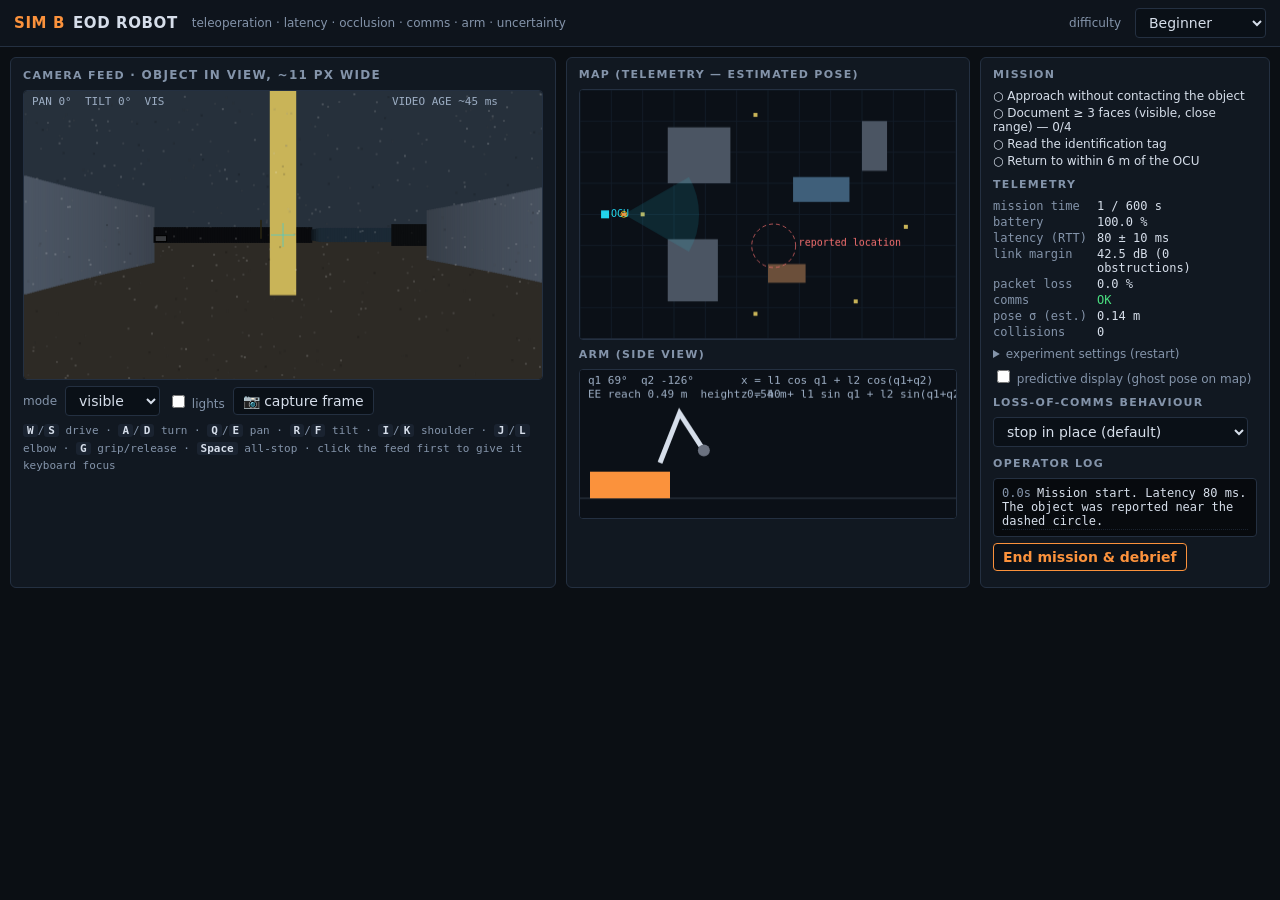
<file: sims/eod-robot/index.html>
<!DOCTYPE html>
<html lang="en">
<head>
<meta charset="UTF-8">
<meta name="viewport" content="width=device-width, initial-scale=1">
<title>Sim B · EOD Robot</title>
<link rel="stylesheet" href="../common/sim.css">
<style>
  .layout { grid-template-columns: 1.35fr 1fr 290px; }
  #cam { background: #000; }
  .keys { font-family: var(--mono); font-size: 11px; color: var(--muted); line-height: 1.6; }
  .keys b { color: var(--ink); background: #1a2330; padding: 0 4px; border-radius: 3px; }
  .task { font-size: 12px; margin: 3px 0; }
  .task.done { color: var(--green); }
  .task.fail { color: var(--red); }
  .bigtag { font-family: var(--mono); font-size: 12px; padding: 2px 8px; border-radius: 3px; border: 1px solid var(--line); }
  @media (max-width: 1150px) { .layout { grid-template-columns: 1fr; } }
</style>
</head>
<body>
<div class="layout">
  <div class="panel">
    <h2>Camera feed <span id="camInfo" class="hint"></span></h2>
    <canvas id="cam"></canvas>
    <div class="row">
      <label>mode</label><select id="camMode"><option value="vis">visible</option><option value="thermal">thermal</option></select>
      <label><input type="checkbox" id="lights"> lights</label>
      <button id="snap">📷 capture frame</button>
      <span class="hint" id="snapInfo"></span>
    </div>
    <div class="keys"><b>W</b>/<b>S</b> drive · <b>A</b>/<b>D</b> turn · <b>Q</b>/<b>E</b> pan · <b>R</b>/<b>F</b> tilt · <b>I</b>/<b>K</b> shoulder · <b>J</b>/<b>L</b> elbow · <b>G</b> grip/release · <b>Space</b> all-stop · click the feed first to give it keyboard focus</div>
  </div>
  <div class="panel">
    <h2>Map (telemetry — estimated pose)</h2>
    <canvas id="map"></canvas>
    <h2 style="margin-top:8px">Arm (side view)</h2>
    <canvas id="arm"></canvas>
  </div>
  <div class="panel">
    <h2>Mission</h2>
    <div id="tasks"></div>
    <h2 style="margin-top:10px">Telemetry</h2>
    <div class="kv" id="tele"></div>
    <details style="margin-top:8px"><summary class="hint" style="cursor:pointer">experiment settings (restart)</summary>
      <div class="row"><label>round-trip latency</label><select id="xLat"><option value="">level default</option><option>0</option><option>250</option><option>500</option><option>1000</option><option>1500</option></select></div>
      <div class="row"><label>jitter ±%</label><select id="xJit"><option value="">default</option><option>0</option><option>30</option></select>
        <label>extra loss %</label><select id="xLoss"><option value="">default</option><option>0</option><option>5</option><option>10</option></select></div>
      <div class="row"><label><input type="checkbox" id="xCold"> cold battery (60 % capacity)</label></div>
      <div class="row"><button id="xApply">apply &amp; restart</button></div>
    </details>
    <div class="row"><label><input type="checkbox" id="predict"> predictive display (ghost pose on map)</label></div>
    <h2 style="margin-top:10px">Loss-of-comms behaviour</h2>
    <select id="lcb"><option value="stop">stop in place (default)</option><option value="retro">retro-traverse to last good link</option><option value="continue">continue last command (!)</option></select>
    <h2 style="margin-top:10px">Operator log</h2>
    <div class="log" id="log" style="max-height:160px"></div>
    <div class="row"><button class="primary" id="end">End mission &amp; debrief</button></div>
  </div>
</div>
<script src="../common/eod.js"></script>
<script>
(function () {
  'use strict';
  var U = EOD.util, level;
  var diff = EOD.ui.difficultySelect(function (v) { location.href = location.pathname + '?level=' + v; });
  level = diff.value;
  EOD.ui.header('B', 'EOD Robot', 'teleoperation · latency · occlusion · comms · arm · uncertainty', [U.el('span', { class: 'hint' }, 'difficulty'), diff]);
  var seed = EOD.seedFromUrl(), R = EOD.rng(seed);
  var logf = EOD.ui.logger(U.$('#log'));

  // ---------------------------------------------------------------- difficulty
  var LV = {
    Beginner:     { lat: 80,   jitter: 10,  loss: 0.00, dark: false, noise: 0.03, odo: 0.01, battery: 100, time: 600, puck: false, thermal: false },
    Intermediate: { lat: 350,  jitter: 60,  loss: 0.02, dark: false, noise: 0.06, odo: 0.02, battery: 70,  time: 480, puck: true,  thermal: true },
    Advanced:     { lat: 800,  jitter: 150, loss: 0.05, dark: false, noise: 0.10, odo: 0.04, battery: 55,  time: 420, puck: true,  thermal: true },
    Expert:       { lat: 1400, jitter: 300, loss: 0.08, dark: true,  noise: 0.14, odo: 0.06, battery: 45,  time: 360, puck: true,  thermal: true }
  }[level];
  // experiment overrides via URL (lessons 06.5, 06.9)
  if (U.param('lat')) { LV.lat = +U.param('lat'); LV.jitter = Math.round(LV.lat * (U.param('jit') ? +U.param('jit') / 100 : 0.15)); }
  else if (U.param('jit')) LV.jitter = Math.round(LV.lat * +U.param('jit') / 100);
  if (U.param('loss')) LV.loss = +U.param('loss') / 100;
  if (U.param('cold') === '1') LV.battery *= 0.6;

  // ---------------------------------------------------------------- world (metres)
  var WW = 60, WH = 40;
  var boxes = [ // [x, y, w, h, colour, name]
    [0, -1, 60, 1, '#394556', 'wall'], [0, 40, 60, 1, '#394556', 'wall'], [-1, 0, 1, 40, '#394556', 'wall'], [60, 0, 1, 40, '#394556', 'wall'],
    [14, 6, 10, 9, '#4b5563', 'building A'], [14, 24, 8, 10, '#4b5563', 'building B'], [34, 14, 9, 4, '#3f5f7a', 'bus'],
    [30, 28, 6, 3, '#6b4f3a', 'container'], [45, 5, 4, 8, '#4b5563', 'kiosk']
  ];
  // target placement: beside the bus / container / kiosk (randomised)
  var spots = [[38.5, 20.2], [33, 26.4], [50.2, 9], [41, 12.6]];
  var sp = R.pick(spots);
  var target = { x: sp[0] + R.uniform(-0.4, 0.4), y: sp[1] + R.uniform(-0.2, 0.2), r: 0.3, yaw: R.uniform(0, 2 * Math.PI), disturbed: false,
    tag: 'K-' + R.int(10, 99), stripe: R.pick(['orange', 'yellow', 'white']) };
  // four faces (fictional object): 0 tag · 1 stripe · 2 grille · 3 plain; thermal: a warm patch on face 1 or 2
  target.warmFace = R.pick([1, 2]);
  var landmarks = [[10, 20], [28, 4], [28, 36], [52, 22], [44, 34]];
  var OCU = { x: 4, y: 20 };
  var obstaclesExtra = [];
  if (level === 'Advanced' || level === 'Expert') for (var n = 0; n < 6; n++) obstaclesExtra.push([R.uniform(26, 50), R.uniform(3, 36), R.uniform(0.6, 1.5), R.uniform(0.6, 1.5), '#5a4a3a', 'debris']);
  obstaclesExtra = obstaclesExtra.filter(function (b) { return Math.hypot(b[0] - target.x, b[1] - target.y) > 3; });
  boxes = boxes.concat(obstaclesExtra);

  // ---------------------------------------------------------------- robot state
  var rob = { x: 7, y: 20, th: 0, v: 0, w: 0, pan: 0, tilt: 0, q1: 1.2, q2: -2.2, grip: true, puckPlaced: null,
    battery: LV.battery, est: { x: 7, y: 20, th: 0, P: 0.02 }, collisions: 0, odoDist: 0 };
  var t0 = performance.now(), simT = 0, lastRx = 0, lastGood = { x: 7, y: 20 }, commsLost = false, lostEvents = 0, lostTime = 0;
  var uplink = [], history = [], cmd = { v: 0, w: 0 }, applied = { v: 0, w: 0 }, keys = {};
  var facesSeen = {}, thermalSeen = false, tagRead = false, snaps = [], minDist = 99, returned = false, ended = false;

  // ---------------------------------------------------------------- geometry helpers
  function segs() {
    var out = [];
    boxes.forEach(function (b) { var x = b[0], y = b[1], w = b[2], h = b[3]; out.push([x, y, x + w, y, b], [x + w, y, x + w, y + h, b], [x + w, y + h, x, y + h, b], [x, y + h, x, y, b]); });
    return out;
  }
  var SEGS = segs();
  function rayHit(ox, oy, dx, dy, maxD) {
    var best = maxD, hit = null;
    for (var i = 0; i < SEGS.length; i++) {
      var s = SEGS[i], ex = s[2] - s[0], ey = s[3] - s[1], den = dx * ey - dy * ex;
      if (Math.abs(den) < 1e-9) continue;
      var t = ((s[0] - ox) * ey - (s[1] - oy) * ex) / den, u = ((s[0] - ox) * dy - (s[1] - oy) * dx) / den;
      if (t > 0 && t < best && u >= 0 && u <= 1) { best = t; hit = s; }
    }
    return { d: best, s: hit };
  }
  function wallsBetween(ax, ay, bx, by) {
    var n = 0, dx = bx - ax, dy = by - ay, L = Math.hypot(dx, dy);
    for (var i = 0; i < boxes.length; i++) { // count boxes the segment passes through (sample)
      var b = boxes[i], inside = false;
      for (var k = 1; k < 30; k++) { var px = ax + dx * k / 30, py = ay + dy * k / 30; if (px > b[0] && px < b[0] + b[2] && py > b[1] && py < b[1] + b[3]) { inside = true; break; } }
      if (inside) n++;
    }
    return n;
  }
  function collides(x, y) {
    for (var i = 0; i < boxes.length; i++) { var b = boxes[i]; if (x > b[0] - 0.35 && x < b[0] + b[2] + 0.35 && y > b[1] - 0.35 && y < b[1] + b[3] + 0.35) return b; }
    return null;
  }
  // link quality: free-space-like path loss + per-obstruction loss → packet loss probability
  function link() {
    var d = Math.max(1, Math.hypot(rob.x - OCU.x, rob.y - OCU.y)), walls = wallsBetween(OCU.x, OCU.y, rob.x, rob.y);
    var rssi = -40 - 20 * Math.log10(d) - 14 * walls; // dBm (abstract)
    var margin = rssi - (-92);
    var ploss = LV.loss + 1 / (1 + Math.exp(margin / 3));
    return { d: d, walls: walls, rssi: rssi, margin: margin, ploss: U.clamp(ploss, 0, 1) };
  }

  // ---------------------------------------------------------------- input
  var camCv = U.$('#cam');
  camCv.tabIndex = 0;
  document.addEventListener('keydown', function (e) { keys[e.key.toLowerCase()] = true; if ([' ', 'w', 'a', 's', 'd'].indexOf(e.key.toLowerCase()) >= 0 && document.activeElement === camCv) e.preventDefault();
    if (e.key.toLowerCase() === 'g') toggleGrip(); if (e.key === ' ') { keys = {}; logf('ALL-STOP sent'); } });
  document.addEventListener('keyup', function (e) { keys[e.key.toLowerCase()] = false; });
  camCv.addEventListener('click', function () { camCv.focus(); });

  function toggleGrip() {
    var ee = armEE();
    if (rob.grip && LV.puck && !rob.puckPlaced) {
      if (ee.z < 0.2) {
        var gx = rob.x + Math.cos(rob.th) * (0.45 + ee.x), gy = rob.y + Math.sin(rob.th) * (0.45 + ee.x);
        rob.puckPlaced = { x: gx, y: gy }; rob.grip = false;
        var dd = Math.hypot(gx - target.x, gy - target.y);
        if (dd < target.r + 0.1) { target.disturbed = true; logf('<span style="color:var(--red)">Sensor puck placed ON the object — object disturbed</span>'); }
        else logf('Sensor puck released at ' + dd.toFixed(2) + ' m from object');
      } else logf('Gripper open command ignored: end effector too high (' + ee.z.toFixed(2) + ' m) — lower the arm');
    }
  }
  function armEE() { var l1 = 0.6, l2 = 0.5; return { x: l1 * Math.cos(rob.q1) + l2 * Math.cos(rob.q1 + rob.q2), z: 0.4 + l1 * Math.sin(rob.q1) + l2 * Math.sin(rob.q1 + rob.q2) }; }

  // ---------------------------------------------------------------- simulation step (20 Hz command, 60 Hz physics)
  var lastCmdT = 0;
  function step(dt) {
    simT += dt;
    var now = simT * 1000;
    // operator input → uplink packets
    if (now - lastCmdT > 50) {
      lastCmdT = now;
      var c = { v: (keys.w ? 1 : 0) - (keys.s ? 1 : 0), w: (keys.a ? 1 : 0) - (keys.d ? 1 : 0), pan: (keys.q ? 1 : 0) - (keys.e ? 1 : 0), tilt: (keys.r ? 1 : 0) - (keys.f ? 1 : 0),
        q1: (keys.i ? 1 : 0) - (keys.k ? 1 : 0), q2: (keys.j ? 1 : 0) - (keys.l ? 1 : 0), t: now };
      var lk = link();
      if (!R.bernoulli(lk.ploss)) uplink.push({ c: c, at: now + LV.lat / 2 + R.uniform(0, LV.jitter) });
    }
    // deliver packets
    var got = null;
    uplink = uplink.filter(function (p) { if (p.at <= now) { got = p.c; return false; } return true; });
    if (got) { cmd = got; lastRx = now; if (commsLost) { commsLost = false; logf('Link re-established'); } lastGood = { x: rob.x, y: rob.y }; }
    var sinceRx = now - lastRx;
    var lcb = U.$('#lcb').value;
    if (sinceRx > 1000 && !commsLost) { commsLost = true; lostEvents++; logf('<span style="color:var(--yellow)">LOSS OF COMMS — behaviour: ' + lcb + '</span>'); }
    if (commsLost) lostTime += dt;
    // watchdog / behaviour
    var use = cmd;
    if (sinceRx > 250 && !commsLost) use = { v: 0, w: 0, pan: 0, tilt: 0, q1: 0, q2: 0 }; // short gap: hold
    if (commsLost) {
      if (lcb === 'stop') use = { v: 0, w: 0, pan: 0, tilt: 0, q1: 0, q2: 0 };
      else if (lcb === 'retro') { var ang = Math.atan2(lastGood.y - rob.y, lastGood.x - rob.x), err = Math.atan2(Math.sin(ang - rob.th), Math.cos(ang - rob.th)); var far = Math.hypot(lastGood.y - rob.y, lastGood.x - rob.x) > 0.5; use = { v: far && Math.abs(err) < 0.6 ? 0.6 : 0, w: far ? U.clamp(err * 2, -1, 1) : 0, pan: 0, tilt: 0, q1: 0, q2: 0 }; }
      else use = cmd;
    }
    // dynamics: first-order response of tracks
    var vmax = 1.1, wmax = 0.9;
    applied.v += (use.v * vmax - applied.v) * Math.min(1, dt * 4);
    applied.w += (use.w * wmax - applied.w) * Math.min(1, dt * 5);
    var nx = rob.x + applied.v * Math.cos(rob.th) * dt, ny = rob.y + applied.v * Math.sin(rob.th) * dt;
    var hitB = collides(nx, ny);
    var tdist = Math.hypot(nx - target.x, ny - target.y);
    if (tdist < target.r + 0.4) { if (!target.disturbed) logf('<span style="color:var(--red)">CONTACT with the object — object disturbed</span>'); target.disturbed = true; applied.v = 0; }
    else if (hitB) { if (Math.abs(applied.v) > 0.2) { rob.collisions++; logf('Collision with ' + hitB[5]); } applied.v = 0; }
    else { rob.odoDist += Math.abs(applied.v * dt); rob.x = nx; rob.y = ny; }
    rob.th += applied.w * dt;
    rob.pan = U.clamp(rob.pan + (use.pan || 0) * dt * 0.9, -2.6, 2.6);
    rob.tilt = U.clamp(rob.tilt + (use.tilt || 0) * dt * 0.6, -0.6, 0.4);
    rob.q1 = U.clamp(rob.q1 + (use.q1 || 0) * dt * 0.5, 0, 2.6);
    rob.q2 = U.clamp(rob.q2 + (use.q2 || 0) * dt * 0.6, -2.7, 0);
    minDist = Math.min(minDist, Math.hypot(rob.x - target.x, rob.y - target.y));
    // battery (percent): idle + drive + arm + lights
    rob.battery -= dt * (0.02 + 0.09 * Math.abs(applied.v) + 0.05 * Math.abs(applied.w) + ((use.q1 || use.q2) ? 0.05 : 0) + (U.$('#lights').checked ? 0.04 : 0)) * (100 / LV.battery) * 0.6;
    // odometry-based estimate with noise; covariance grows with distance and turning, landmark sightings shrink it
    var ov = applied.v * (1 + R.normal(0, LV.odo)), ow = applied.w * (1 + R.normal(0, LV.odo * 1.5)) + R.normal(0, LV.odo * 0.05);
    rob.est.th += ow * dt; rob.est.x += ov * Math.cos(rob.est.th) * dt; rob.est.y += ov * Math.sin(rob.est.th) * dt;
    rob.est.P += (Math.abs(applied.v) * LV.odo * 0.8 + Math.abs(applied.w) * LV.odo * 0.6) * dt;
    landmarks.forEach(function (l) {
      var d = Math.hypot(l[0] - rob.x, l[1] - rob.y);
      if (d < 9 && rayHit(rob.x, rob.y, (l[0] - rob.x) / d, (l[1] - rob.y) / d, d).s === null) {
        var k = 0.02; rob.est.x += k * (rob.x - rob.est.x); rob.est.y += k * (rob.y - rob.est.y); rob.est.th += k * Math.atan2(Math.sin(rob.th - rob.est.th), Math.cos(rob.th - rob.est.th));
        rob.est.P = Math.max(0.02, rob.est.P * 0.985);
      }
    });
    // telemetry history for delayed downlink
    history.push({ t: now, x: rob.x, y: rob.y, th: rob.th, pan: rob.pan, tilt: rob.tilt, q1: rob.q1, q2: rob.q2, est: { x: rob.est.x, y: rob.est.y, th: rob.est.th, P: rob.est.P } });
    while (history.length > 2 && history[1].t < now - LV.lat - LV.jitter - 500) history.shift();
    if (LV.puck ? rob.puckPlaced : true) { if (Math.hypot(rob.x - OCU.x, rob.y - OCU.y) < 6 && (Object.keys(facesSeen).length >= 2)) returned = true; }
  }
  function delayed() { // state as seen at the OCU (downlink latency)
    var tgt = simT * 1000 - LV.lat / 2 - LV.jitter / 2;
    for (var i = history.length - 1; i >= 0; i--) if (history[i].t <= tgt) return history[i];
    return history[0] || { x: rob.x, y: rob.y, th: rob.th, pan: 0, tilt: 0, q1: rob.q1, q2: rob.q2, est: rob.est };
  }

  // ---------------------------------------------------------------- camera renderer (ray-cast)
  var COLS = 220, FOV = 1.05, frameNoise = EOD.rng(seed + 1);
  function renderCam() {
    var st = delayed(), g = EOD.hidpi(camCv, Math.round((camCv.clientWidth || 640) * 0.56)), ctx = g.ctx, W = g.w, H = g.h;
    var mode = U.$('#camMode').value, lights = U.$('#lights').checked, dark = LV.dark && !lights && mode === 'vis';
    var horizon = H / 2 + st.tilt * H * 0.9;
    // sky / ground
    ctx.fillStyle = mode === 'thermal' ? '#1b1b2e' : dark ? '#050608' : '#26303b'; ctx.fillRect(0, 0, W, horizon);
    ctx.fillStyle = mode === 'thermal' ? '#262040' : dark ? '#07080a' : '#2d2a25'; ctx.fillRect(0, horizon, W, H - horizon);
    var camX = st.x + Math.cos(st.th) * 0.2, camY = st.y + Math.sin(st.th) * 0.2, camA = st.th + st.pan;
    var zbuf = new Array(COLS), colW = W / COLS;
    for (var c = 0; c < COLS; c++) {
      var a = camA + (0.5 - (c + 0.5) / COLS) * FOV, dx = Math.cos(a), dy = Math.sin(a);
      var hit = rayHit(camX, camY, dx, dy, 60), d = hit.d * Math.cos(a - camA);
      zbuf[c] = hit.d;
      if (!hit.s) continue;
      var h = Math.min(H * 3, H * 1.3 / d * (hit.s[4][5] === 'bus' || hit.s[4][5] === 'container' ? 1.0 : hit.s[4][5] === 'debris' ? 0.4 : 2.2));
      var base = hit.s[4][4], shade = U.clamp(1.2 - d / 35, 0.15, 1);
      if (dark) shade *= 0.12; if (lights && mode === 'vis') shade = U.clamp(1.5 - d / 10, 0.1, 1.2);
      var col = mode === 'thermal' ? thermCol(0.25 + 0.1 * Math.sin(hit.s[0])) : scaleHex(base, shade);
      ctx.fillStyle = col; ctx.fillRect(c * colW, horizon - h * 0.5 - (hit.s[4][5] === 'debris' ? -h * 0.3 : 0), colW + 1, h * (hit.s[4][5] === 'debris' ? 0.7 : 1));
    }
    // sprites: landmarks, target, puck
    var sprites = landmarks.map(function (l) { return { x: l[0], y: l[1], kind: 'pole' }; }).concat([{ x: target.x, y: target.y, kind: 'target' }]);
    if (rob.puckPlaced) sprites.push({ x: rob.puckPlaced.x, y: rob.puckPlaced.y, kind: 'puck' });
    sprites.forEach(function (s) { s.d = Math.hypot(s.x - camX, s.y - camY); });
    sprites.sort(function (a, b) { return b.d - a.d; });
    var seenFace = null, targetPx = 0;
    sprites.forEach(function (s) {
      var ang = Math.atan2(s.y - camY, s.x - camX) - camA; ang = Math.atan2(Math.sin(ang), Math.cos(ang));
      if (Math.abs(ang) > FOV / 2 + 0.2) return;
      var sx = (0.5 - ang / FOV) * W, pd = s.d * Math.cos(ang);
      if (pd < 0.2) return;
      var size = s.kind === 'pole' ? 0.15 : s.kind === 'puck' ? 0.18 : 0.6, hgt = s.kind === 'pole' ? 2.5 : s.kind === 'puck' ? 0.12 : 0.45;
      var pw = W * size / (pd * FOV), ph = H * 1.3 / pd * hgt * 0.9;
      var col0 = Math.floor((sx - pw / 2) / colW), col1 = Math.floor((sx + pw / 2) / colW);
      var visible = 0;
      for (var cc = Math.max(0, col0); cc <= Math.min(COLS - 1, col1); cc++) if (zbuf[cc] > s.d) visible++;
      if (!visible) return;
      var y0 = horizon + H * 1.3 / pd * 0.5 * 0.9 - ph; // base on ground
      var shade = dark ? 0.12 : lights && mode === 'vis' ? U.clamp(1.5 - pd / 10, 0.1, 1.2) : U.clamp(1.2 - pd / 35, 0.2, 1);
      ctx.save(); ctx.beginPath(); // clip to visible columns
      for (var c2 = Math.max(0, col0); c2 <= Math.min(COLS - 1, col1); c2++) if (zbuf[c2] > s.d) ctx.rect(c2 * colW, 0, colW + 1, H);
      ctx.clip();
      if (s.kind === 'pole') { ctx.fillStyle = mode === 'thermal' ? thermCol(0.35) : scaleHex('#c9b458', shade); ctx.fillRect(sx - pw / 2, y0, pw, ph); }
      else if (s.kind === 'puck') { ctx.fillStyle = mode === 'thermal' ? thermCol(0.6) : scaleHex('#22d3ee', shade); ctx.fillRect(sx - pw / 2, y0, pw, ph); }
      else {
        // which face of the fictional object faces the camera
        var rel = Math.atan2(camY - target.y, camX - target.x) - target.yaw; rel = (rel % (2 * Math.PI) + 2 * Math.PI) % (2 * Math.PI);
        var face = Math.floor(((rel + Math.PI / 4) % (2 * Math.PI)) / (Math.PI / 2));
        var body = mode === 'thermal' ? thermCol(0.45) : scaleHex('#7b7f86', shade);
        ctx.fillStyle = body; ctx.fillRect(sx - pw / 2, y0, pw, ph); ctx.strokeStyle = '#000'; ctx.strokeRect(sx - pw / 2, y0, pw, ph);
        var detail = pw > 40 && !dark;
        if (mode === 'thermal' && face === target.warmFace) {
          var gr = ctx.createRadialGradient(sx, y0 + ph * 0.55, 1, sx, y0 + ph * 0.55, pw * 0.4); gr.addColorStop(0, thermCol(0.95)); gr.addColorStop(1, 'rgba(0,0,0,0)');
          ctx.fillStyle = gr; ctx.fillRect(sx - pw / 2, y0, pw, ph);
          if (pw > 25) { thermalSeen = true; }
        }
        if (mode === 'vis' && detail) {
          if (face === 0) { ctx.fillStyle = scaleHex('#e5e7eb', shade); ctx.fillRect(sx - pw * 0.3, y0 + ph * 0.3, pw * 0.6, ph * 0.3);
            if (pw > 90) { ctx.fillStyle = '#111'; ctx.font = Math.round(pw * 0.12) + 'px monospace'; ctx.textAlign = 'center'; ctx.fillText(target.tag, sx, y0 + ph * 0.52); ctx.textAlign = 'left'; } }
          if (face === 1) { ctx.fillStyle = scaleHex(target.stripe === 'orange' ? '#fb923c' : target.stripe === 'yellow' ? '#facc15' : '#f3f4f6', shade); ctx.fillRect(sx - pw / 2, y0 + ph * 0.4, pw, ph * 0.14); }
          if (face === 2) { ctx.strokeStyle = scaleHex('#222', 1); for (var gI = 0; gI < 6; gI++) { ctx.beginPath(); ctx.moveTo(sx - pw * 0.35, y0 + ph * (0.25 + gI * 0.09)); ctx.lineTo(sx + pw * 0.35, y0 + ph * (0.25 + gI * 0.09)); ctx.stroke(); } }
        }
        seenFace = face; targetPx = pw;
        if (mode === 'vis' && detail && pw > 40) facesSeen[face] = true;
        if (mode === 'vis' && face === 0 && pw > 90 && !dark) { if (!tagRead) logf('Tag legible on feed'); tagRead = true; }
      }
      ctx.restore();
    });
    // sensor noise & overlays
    var noise = LV.noise * (dark ? 3 : 1) * (mode === 'thermal' ? 1.4 : 1);
    for (var p = 0; p < 1600 * noise * 10; p++) { var v = Math.floor(frameNoise.uniform(0, 255)); ctx.fillStyle = 'rgba(' + v + ',' + v + ',' + v + ',' + (0.15 + noise) + ')'; ctx.fillRect(frameNoise.uniform(0, W), frameNoise.uniform(0, H), 2, 2); }
    if (mode === 'thermal') { ctx.fillStyle = 'rgba(0,0,0,.15)'; for (var yy = 0; yy < H; yy += 3) ctx.fillRect(0, yy, W, 1); }
    ctx.strokeStyle = 'rgba(34,211,238,.6)'; ctx.beginPath(); ctx.moveTo(W / 2 - 12, H / 2); ctx.lineTo(W / 2 + 12, H / 2); ctx.moveTo(W / 2, H / 2 - 12); ctx.lineTo(W / 2, H / 2 + 12); ctx.stroke();
    ctx.fillStyle = '#9fb0c6'; ctx.font = '11px monospace';
    ctx.fillText('PAN ' + (st.pan * 57.3).toFixed(0) + '°  TILT ' + (st.tilt * 57.3).toFixed(0) + '°  ' + mode.toUpperCase() + (lights ? ' +LIGHTS' : ''), 8, 14);
    ctx.fillText('VIDEO AGE ~' + Math.round(LV.lat / 2 + LV.jitter / 2) + ' ms', W - 150, 14);
    if (commsLost) { ctx.fillStyle = 'rgba(248,113,113,.9)'; ctx.font = 'bold 22px monospace'; ctx.fillText('NO LINK', W / 2 - 50, H / 2 - 30); }
    U.$('#camInfo').textContent = seenFace !== null ? '· object in view, ~' + Math.round(targetPx) + ' px wide' : '';
    return { face: seenFace, px: targetPx };
  }
  function scaleHex(hex, k) { var n = parseInt(hex.slice(1), 16); var r = (n >> 16) & 255, g = (n >> 8) & 255, b = n & 255; return 'rgb(' + [r, g, b].map(function (v) { return Math.round(U.clamp(v * k, 0, 255)); }).join(',') + ')'; }
  function thermCol(t) { t = U.clamp(t, 0, 1); var r = Math.round(255 * U.clamp(t * 1.8 - 0.3, 0, 1)), g = Math.round(255 * U.clamp(t * 1.8 - 1, 0, 1)), b = Math.round(255 * U.clamp(0.6 - t, 0, 1) + 60 * t); return 'rgb(' + r + ',' + g + ',' + b + ')'; }

  // ---------------------------------------------------------------- map & arm
  (function () {
    var m = { xLat: 'lat', xJit: 'jit', xLoss: 'loss' };
    Object.keys(m).forEach(function (id) { U.$('#' + id).value = U.param(m[id], ''); });
    U.$('#xCold').checked = U.param('cold') === '1';
    U.$('#xApply').onclick = function () {
      var q = '?level=' + level + '&seed=' + seed;
      Object.keys(m).forEach(function (id) { if (U.$('#' + id).value !== '') q += '&' + m[id] + '=' + U.$('#' + id).value; });
      if (U.$('#xCold').checked) q += '&cold=1'; if (U.param('embed')) q += '&embed=1';
      location.href = location.pathname + q;
    };
  })();
  function renderMap() {
    var st = delayed(), cv = U.$('#map'), g = EOD.hidpi(cv, Math.round((cv.clientWidth || 400) * WH / WW)), ctx = g.ctx, s = g.w / WW;
    ctx.fillStyle = '#0b1017'; ctx.fillRect(0, 0, g.w, g.h);
    ctx.strokeStyle = '#131c28'; for (var x = 0; x <= WW; x += 5) { ctx.beginPath(); ctx.moveTo(x * s, 0); ctx.lineTo(x * s, g.h); ctx.stroke(); } for (var y = 0; y <= WH; y += 5) { ctx.beginPath(); ctx.moveTo(0, y * s); ctx.lineTo(g.w, y * s); ctx.stroke(); }
    boxes.forEach(function (b) { ctx.fillStyle = b[4]; ctx.fillRect(b[0] * s, b[1] * s, b[2] * s, b[3] * s); });
    landmarks.forEach(function (l) { ctx.fillStyle = '#c9b458'; ctx.fillRect(l[0] * s - 2, l[1] * s - 2, 4, 4); });
    // reported object location (from the call): approximate, with an uncertainty circle
    ctx.strokeStyle = 'rgba(248,113,113,.7)'; ctx.setLineDash([4, 3]); ctx.beginPath(); ctx.arc(target.rx * s, target.ry * s, 3.5 * s, 0, 2 * Math.PI); ctx.stroke(); ctx.setLineDash([]);
    ctx.fillStyle = '#f87171'; ctx.font = '10px monospace'; ctx.fillText('reported location', target.rx * s + 3.5 * s + 3, target.ry * s);
    ctx.fillStyle = '#22d3ee'; ctx.fillRect(OCU.x * s - 4, OCU.y * s - 4, 8, 8); ctx.fillText('OCU', OCU.x * s + 6, OCU.y * s + 3);
    if (rob.puckPlaced) { ctx.fillStyle = '#22d3ee'; ctx.beginPath(); ctx.arc(rob.puckPlaced.x * s, rob.puckPlaced.y * s, 3, 0, 7); ctx.fill(); }
    var e = st.est, sd = Math.sqrt(e.P) * 3;
    if (U.$('#predict').checked) { // dead-reckon the operator's current command over the round-trip delay
      var T = LV.lat / 1000, pv = ((keys.w ? 1 : 0) - (keys.s ? 1 : 0)) * 1.1, pw = ((keys.a ? 1 : 0) - (keys.d ? 1 : 0)) * 0.9, gth = e.th + pw * T;
      var gx = e.x + pv * T * Math.cos((e.th + gth) / 2), gy = e.y + pv * T * Math.sin((e.th + gth) / 2);
      ctx.save(); ctx.translate(gx * s, gy * s); ctx.rotate(gth); ctx.strokeStyle = '#e6edf3'; ctx.setLineDash([3, 2]); ctx.strokeRect(-0.35 * s, -0.25 * s, 0.7 * s, 0.5 * s); ctx.setLineDash([]); ctx.restore();
    }
    ctx.strokeStyle = 'rgba(250,204,21,.8)'; ctx.beginPath(); ctx.arc(e.x * s, e.y * s, Math.max(3, sd * s), 0, 2 * Math.PI); ctx.stroke();
    ctx.save(); ctx.translate(e.x * s, e.y * s); ctx.rotate(e.th);
    ctx.fillStyle = '#fb923c'; ctx.fillRect(-0.35 * s, -0.25 * s, 0.7 * s, 0.5 * s);
    ctx.fillStyle = 'rgba(34,211,238,.12)'; ctx.beginPath(); ctx.moveTo(0, 0); ctx.arc(0, 0, 12 * s, st.pan - FOV / 2, st.pan + FOV / 2); ctx.closePath(); ctx.fill();
    ctx.restore();
    var lk = link();
    ctx.strokeStyle = lk.margin > 6 ? 'rgba(74,222,128,.35)' : lk.margin > 0 ? 'rgba(250,204,21,.5)' : 'rgba(248,113,113,.6)'; ctx.setLineDash([2, 4]);
    ctx.beginPath(); ctx.moveTo(OCU.x * s, OCU.y * s); ctx.lineTo(rob.x * s, rob.y * s); ctx.stroke(); ctx.setLineDash([]);
  }
  function renderArm() {
    var st = delayed(), cv = U.$('#arm'), g = EOD.hidpi(cv, 150), ctx = g.ctx, s = 90, ox = 50, oy = g.h - 20;
    ctx.fillStyle = '#0b1017'; ctx.fillRect(0, 0, g.w, g.h);
    ctx.strokeStyle = '#333d4a'; ctx.beginPath(); ctx.moveTo(0, oy); ctx.lineTo(g.w, oy); ctx.stroke();
    ctx.fillStyle = '#fb923c'; ctx.fillRect(ox - 40, oy - 0.3 * s, 80, 0.3 * s);
    var l1 = 0.6, l2 = 0.5, bx = ox + 30, bz = oy - 0.4 * s;
    var ex = bx + l1 * Math.cos(st.q1) * s, ez = bz - l1 * Math.sin(st.q1) * s, fx = ex + l2 * Math.cos(st.q1 + st.q2) * s, fz = ez - l2 * Math.sin(st.q1 + st.q2) * s;
    ctx.strokeStyle = '#d6deea'; ctx.lineWidth = 5; ctx.beginPath(); ctx.moveTo(bx, bz); ctx.lineTo(ex, ez); ctx.lineTo(fx, fz); ctx.stroke(); ctx.lineWidth = 1;
    ctx.fillStyle = rob.grip && !rob.puckPlaced && LV.puck ? '#22d3ee' : '#6b7280'; ctx.beginPath(); ctx.arc(fx, fz, 6, 0, 7); ctx.fill();
    var ee = { x: l1 * Math.cos(st.q1) + l2 * Math.cos(st.q1 + st.q2), z: 0.4 + l1 * Math.sin(st.q1) + l2 * Math.sin(st.q1 + st.q2) };
    ctx.fillStyle = '#9fb0c6'; ctx.font = '11px monospace';
    ctx.fillText('q1 ' + (st.q1 * 57.3).toFixed(0) + '°  q2 ' + (st.q2 * 57.3).toFixed(0) + '°', 8, 14);
    ctx.fillText('EE reach ' + ee.x.toFixed(2) + ' m  height ' + ee.z.toFixed(2) + ' m', 8, 28);
    ctx.fillText('x = l1 cos q1 + l2 cos(q1+q2)', g.w - 215, 14);
    ctx.fillText('z = h0 + l1 sin q1 + l2 sin(q1+q2)', g.w - 215, 28);
  }

  // ---------------------------------------------------------------- mission panel
  // the call gave an approximate location (±3 m); the object itself must be found
  target.rx = target.x + R.uniform(-2.5, 2.5); target.ry = target.y + R.uniform(-2.5, 2.5);
  function tasks() {
    var nF = Object.keys(facesSeen).length;
    var list = [
      ['Approach without contacting the object', !target.disturbed, target.disturbed ? 'fail' : minDist < 5 ? 'done' : ''],
      ['Document ≥ 3 faces (visible, close range) — ' + nF + '/4', nF >= 3, nF >= 3 ? 'done' : ''],
      ['Read the identification tag', tagRead, tagRead ? 'done' : '']
    ];
    if (LV.thermal) list.push(['Thermal survey of the object (find any warm region)', thermalSeen, thermalSeen ? 'done' : '']);
    if (LV.puck) list.push(['Place the sensor puck 0.5–1.5 m from the object', !!rob.puckPlaced && !target.disturbed && placedDist() >= 0.5 && placedDist() <= 1.5, rob.puckPlaced ? (placedDist() >= 0.5 && placedDist() <= 1.5 && !target.disturbed ? 'done' : 'fail') : '']);
    list.push(['Return to within 6 m of the OCU', returned, returned ? 'done' : '']);
    U.$('#tasks').innerHTML = list.map(function (t) { return '<div class="task ' + t[2] + '">' + (t[2] === 'done' ? '✓ ' : t[2] === 'fail' ? '✗ ' : '○ ') + t[0] + '</div>'; }).join('');
    return list;
  }
  function placedDist() { return rob.puckPlaced ? Math.hypot(rob.puckPlaced.x - target.x, rob.puckPlaced.y - target.y) : Infinity; }
  function tele() {
    var lk = link();
    U.$('#tele').innerHTML = [['mission time', simT.toFixed(0) + ' / ' + LV.time + ' s'], ['battery', rob.battery.toFixed(1) + ' %'],
      ['latency (RTT)', LV.lat + ' ± ' + LV.jitter + ' ms'], ['link margin', lk.margin.toFixed(1) + ' dB (' + lk.walls + ' obstruction' + (lk.walls === 1 ? '' : 's') + ')'],
      ['packet loss', (lk.ploss * 100).toFixed(1) + ' %'], ['comms', commsLost ? '<span style="color:var(--red)">LOST</span>' : '<span style="color:var(--green)">OK</span>'],
      ['pose σ (est.)', (Math.sqrt(rob.est.P)).toFixed(2) + ' m'], ['collisions', rob.collisions]]
      .map(function (r) { return '<span class="k">' + r[0] + '</span><span>' + r[1] + '</span>'; }).join('');
  }
  U.$('#snap').onclick = function () { var r = renderCam(); snaps.push({ t: simT, face: r.face, px: r.px, mode: U.$('#camMode').value }); U.$('#snapInfo').textContent = snaps.length + ' frame(s) captured'; logf('Frame captured' + (r.face !== null ? ' (object in view)' : '')); };
  if (!LV.thermal) U.$('#camMode').querySelector('[value=thermal]').disabled = true;

  // ---------------------------------------------------------------- loop
  var last = performance.now(), acc = 0;
  function frame(now) {
    if (ended) return;
    var dt = Math.min(0.1, (now - last) / 1000); last = now; acc += dt;
    while (acc > 1 / 60) { step(1 / 60); acc -= 1 / 60; }
    renderCam(); renderMap(); renderArm(); tasks(); tele();
    if (simT > LV.time || rob.battery <= 0) { logf(simT > LV.time ? 'Time limit reached' : 'Battery exhausted'); end(); return; }
    requestAnimationFrame(frame);
  }
  logf('Mission start. Latency ' + LV.lat + ' ms. The object was reported near the dashed circle.');
  requestAnimationFrame(frame);

  // ---------------------------------------------------------------- debrief
  function end() {
    if (ended) return; ended = true;
    var list = tasks(), done = list.filter(function (t) { return t[2] === 'done'; }).length;
    var nF = Object.keys(facesSeen).length, poseErr = Math.hypot(rob.x - rob.est.x, rob.y - rob.est.y);
    var progress = done / list.length, gate = 0.3 + 0.7 * progress; // scores for safety/comms/resources only mean something if the mission progressed
    var safety = target.disturbed ? 0 : U.clamp(100 - 15 * rob.collisions - (minDist < 1.2 && !LV.puck ? 20 : 0), 0, 100);
    var info = U.clamp(100 * (nF / 4 * 0.45 + (tagRead ? 0.3 : 0) + (LV.thermal ? (thermalSeen ? 0.25 : 0) : 0.25)), 0, 100);
    var resource = gate * U.clamp(100 * (0.5 * rob.battery / LV.battery + 0.5 * (1 - simT / LV.time)) + 20, 0, 100);
    safety *= gate;
    var comms = gate * U.clamp(100 - 12 * lostEvents - lostTime * 2 - (U.$('#lcb').value === 'continue' && lostEvents ? 30 : 0), 0, 100);
    var faceNames = ['tag face', 'stripe face', 'grille face', 'plain face'];
    EOD.debrief.show({ title: 'EOD robot mission', seed: seed, level: level,
      scores: [{ label: 'Safety (no disturbance)', value: safety, note: target.disturbed ? 'object disturbed' : rob.collisions + ' collision(s)' },
        { label: 'Information', value: info, note: nF + '/4 faces, tag ' + (tagRead ? 'read' : 'not read') + (LV.thermal ? ', thermal ' + (thermalSeen ? 'yes' : 'no') : '') },
        { label: 'Comms management', value: comms, note: lostEvents + ' loss event(s), ' + lostTime.toFixed(0) + ' s without link' },
        { label: 'Resources', value: resource, note: rob.battery.toFixed(0) + '% battery, ' + simT.toFixed(0) + ' s' }],
      observed: ['Faces documented: ' + (nF ? Object.keys(facesSeen).map(function (f) { return faceNames[f]; }).join(', ') : 'none') + '.', 'Tag: ' + (tagRead ? target.tag : 'not read') + '. Stripe colour: ' + target.stripe + ' (if the stripe face was seen).',
        LV.thermal ? 'Thermal: the warm region was on the ' + faceNames[target.warmFace] + (thermalSeen ? ' — you found it.' : ' — you did not image it.') : 'Thermal not available at this level.', snaps.length + ' frame(s) captured for the record.'],
      decided: ['Loss-of-comms behaviour: ' + U.$('#lcb').value + '.', 'Closest approach to the object: ' + minDist.toFixed(2) + ' m.', rob.puckPlaced ? 'Sensor puck placed ' + placedDist().toFixed(2) + ' m from the object.' : (LV.puck ? 'Sensor puck not placed.' : '')].filter(Boolean),
      missed: list.filter(function (t) { return t[2] !== 'done'; }).map(function (t) { return t[0]; }),
      uncertainty: ['Round-trip latency ' + LV.lat + ' ± ' + LV.jitter + ' ms: every image you saw was ~' + Math.round(LV.lat / 2) + ' ms old and every command arrived ~' + Math.round(LV.lat / 2) + ' ms late.',
        'Estimated vs true robot position differed by ' + poseErr.toFixed(2) + ' m at the end (odometry drift, corrected only near landmark poles).',
        'The reported location was off by ' + Math.hypot(target.rx - target.x, target.ry - target.y).toFixed(1) + ' m — reports are hypotheses, not facts.'],
      reasoning: ['Under large latency, use move-and-wait: small motion, stop, let the video catch up, then decide (Ferrell 1965). Continuous driving with delayed video overshoots.',
        'Approach so that the link path stays clear of buildings: lost comms at the object is the worst place to lose it.',
        'Plan inspection around the object in an arc at constant standoff, documenting each face; never let the robot body contact the item.',
        '"Continue last command" is not a safe loss-of-comms behaviour; stop or retro-traverse are defensible choices with different trade-offs.'],
      physics: ['Radio path loss grows as 20·log10(d) plus losses through obstructions; below the receiver sensitivity packets are lost.', 'Thermal contrast reveals heat sources invisible in the visible band; visible imaging needs illumination.'],
      engineering: ['Delay in a teleoperation loop reduces phase margin — operators compensate by lowering their "gain" (move-and-wait).', 'Dead-reckoning error grows with distance; landmarks bound it (06.6).', 'Arm forward kinematics: x = l1 cos q1 + l2 cos(q1+q2), z = h0 + l1 sin q1 + l2 sin(q1+q2) (06.3).'],
      links: [{ href: EOD.COURSE + 'lessons/stage-06/lesson-05', text: '06.5 Teleoperation & HMI' }, { href: EOD.COURSE + 'lessons/stage-06/lesson-09', text: '06.9 Comms & fail-safe' },
        { href: EOD.COURSE + 'lessons/stage-06/lesson-06', text: '06.6 State estimation' }, { href: EOD.COURSE + 'lessons/stage-06/lesson-03', text: '06.3 Manipulators' }, { href: EOD.COURSE + 'projects/p11-teleoperation/README', text: 'Project P11 Teleoperation' }]
    });
  }
  U.$('#end').onclick = end;
})();
</script>
</body>
</html>
</file>
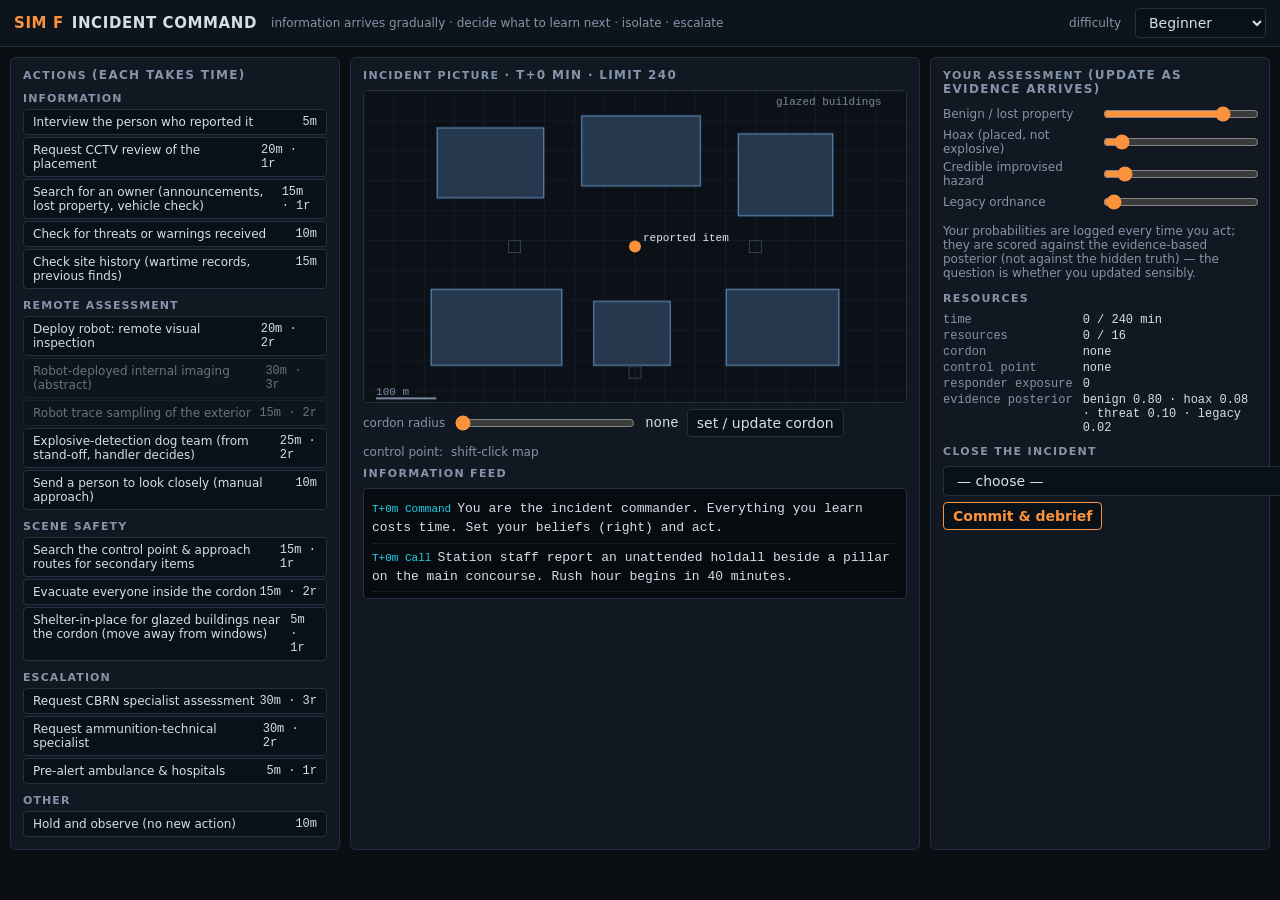
<file: sims/incident-command/index.html>
<!DOCTYPE html>
<html lang="en">
<head>
<meta charset="UTF-8">
<meta name="viewport" content="width=device-width, initial-scale=1">
<title>Sim F · Incident Command</title>
<link rel="stylesheet" href="../common/sim.css">
<style>
  .layout { grid-template-columns: 330px 1fr 340px; }
  .acts button { width: 100%; text-align: left; margin: 2px 0; display: flex; justify-content: space-between; font-size: 12px; }
  .acts h3 { font-size: 11px; color: var(--muted); letter-spacing: .1em; text-transform: uppercase; margin: 10px 0 4px; }
  .feed div { padding: 5px 0; border-bottom: 1px dotted #1f2a38; font-size: 13px; line-height: 1.45; }
  .feed .src { font-family: var(--mono); font-size: 11px; color: var(--cyan); margin-right: 6px; }
  .feed .warn { color: var(--yellow); }
  #map { cursor: crosshair; }
  .belief { display: grid; grid-template-columns: 150px 1fr; gap: 4px 8px; align-items: center; font-size: 12px; }
  @media (max-width: 1150px) { .layout { grid-template-columns: 1fr; } }
</style>
</head>
<body>
<div class="layout">
  <div class="panel acts" id="acts">
    <h2>Actions <span class="hint">(each takes time)</span></h2>
  </div>
  <div class="panel">
    <h2>Incident picture <span class="hint" id="clock"></span></h2>
    <canvas id="map"></canvas>
    <div class="row">
      <label>cordon radius</label><input type="range" id="rad" min="0" max="400" step="10" value="0" style="width:180px"><span class="mono" id="radv">none</span>
      <button id="applyCordon">set / update cordon</button>
      <label>control point:</label><span class="hint">shift-click map</span>
    </div>
    <h2 style="margin-top:8px">Information feed</h2>
    <div class="feed log" id="feed" style="max-height:260px"></div>
  </div>
  <div class="panel">
    <h2>Your assessment <span class="hint">(update as evidence arrives)</span></h2>
    <div class="belief" id="beliefs"></div>
    <p class="hint">Your probabilities are logged every time you act; they are scored against the evidence-based posterior (not against the hidden truth) — the question is whether you updated sensibly.</p>
    <h2 style="margin-top:10px">Resources</h2>
    <div class="kv" id="res"></div>
    <h2 style="margin-top:10px">Close the incident</h2>
    <select id="endSel">
      <option value="">— choose —</option>
      <option value="standdown">Stand down: assessed as not an explosive hazard</option>
      <option value="handover">Hazard assessed as credible: hand over to specialist action (outcome decided by specialists)</option>
      <option value="uxo">Legacy ordnance: hand over for ammunition-technical disposal planning</option>
      <option value="insufficient">Evidence insufficient: maintain isolation, escalate and continue</option>
    </select>
    <div class="row"><button class="primary" id="end">Commit &amp; debrief</button></div>
  </div>
</div>
<script src="../common/eod.js"></script>
<script>
(function () {
  'use strict';
  var U = EOD.util, level;
  var diff = EOD.ui.difficultySelect(function (v) { location.href = location.pathname + '?level=' + v; });
  level = diff.value;
  EOD.ui.header('F', 'Incident Command', 'information arrives gradually · decide what to learn next · isolate · escalate', [U.el('span', { class: 'hint' }, 'difficulty'), diff]);
  var seed = EOD.seedFromUrl(), R = EOD.rng(seed);

  // ================================================== hypotheses & ground truth
  // H: benign (lost property / everyday object), hoax (deliberately placed, not explosive), threat (credible improvised hazard, abstract), legacy (old ordnance)
  var H = ['benign', 'hoax', 'threat', 'legacy'];
  var HN = { benign: 'Benign / lost property', hoax: 'Hoax (placed, not explosive)', threat: 'Credible improvised hazard', legacy: 'Legacy ordnance' };
  var SCEN = [
    { key: 'station', title: 'Unattended bag at a transport hub', prior: [0.80, 0.08, 0.10, 0.02], people: 900, glass: true, text: 'Station staff report an unattended holdall beside a pillar on the main concourse. Rush hour begins in 40 minutes.' },
    { key: 'venue', title: 'Parked vehicle near an event venue', prior: [0.83, 0.05, 0.11, 0.01], people: 1500, glass: true, text: 'Stewards report a van parked in a no-parking zone beside the venue entrance two hours before a concert. Nobody has returned to it.' },
    { key: 'building', title: 'Object found on a construction site', prior: [0.35, 0.02, 0.03, 0.60], people: 120, glass: false, text: 'A digger driver uncovered a rusted cylindrical object about 1 m below ground in an old industrial district. Work has stopped.' },
    { key: 'post', title: 'Suspicious package in a mailroom', prior: [0.86, 0.07, 0.07, 0.00], people: 300, glass: true, text: 'An office mailroom reports a package with no return address, excessive tape and an odd smell. It is in a ground-floor room.' }
  ];
  var sc = R.pick(SCEN);
  var truthIdx = sample(sc.prior);
  if (level === 'Expert' && R.bernoulli(0.3)) truthIdx = 2; // expert: threats are more common
  var truth = H[truthIdx];
  var secondary = truth === 'threat' && R.bernoulli(level === 'Beginner' ? 0.2 : 0.45); // a second suspicious item near a likely control point
  var cbrn = sc.key === 'post' && R.bernoulli(0.35);
  function sample(p) { var u = R.next(), a = 0; for (var i = 0; i < p.length; i++) { a += p[i]; if (u <= a) return i; } return p.length - 1; }

  // hazard radius for scoring (abstract): threat → a public stand-off-like distance; legacy → large for aircraft-bomb-like, else moderate
  var hazardR = truth === 'threat' ? (sc.key === 'venue' ? R.uniform(250, 400) : R.uniform(80, 140)) : truth === 'legacy' ? R.uniform(100, 300) : 0;

  // ================================================== evidence model: each action yields an observation with likelihoods P(obs | H)
  // obs likelihood tables: rows = outcomes, columns = hypotheses [benign, hoax, threat, legacy]
  var ACTIONS = [
    { id: 'reporter', cat: 'Information', name: 'Interview the person who reported it', t: 5, cost: 0, exposure: 0,
      out: [['Saw someone leave it hurriedly and walk away', [0.08, 0.5, 0.55, 0.0]], ['Has been there a while; nobody noticed it arrive', [0.6, 0.3, 0.3, 0.2]], ['Found it while working; it looks very old', [0.1, 0.0, 0.02, 0.8]]] },
    { id: 'cctv', cat: 'Information', name: 'Request CCTV review of the placement', t: 20, cost: 1, exposure: 0, avail: function () { return sc.key !== 'building'; },
      out: [['Footage shows a traveller forgetting it and leaving', [0.55, 0.02, 0.02, 0.0]], ['Footage shows deliberate placement, person leaves quickly', [0.05, 0.75, 0.7, 0.0]], ['Placement not captured (camera angle)', [0.4, 0.23, 0.28, 1.0]]] },
    { id: 'owner', cat: 'Information', name: 'Search for an owner (announcements, lost property, vehicle check)', t: 15, cost: 1, exposure: 0, avail: function () { return sc.key !== 'building'; },
      out: [['Owner located and explains the item', [0.7, 0.0, 0.0, 0.0]], ['No owner found', [0.3, 1.0, 1.0, 1.0]]] },
    { id: 'threats', cat: 'Information', name: 'Check for threats or warnings received', t: 10, cost: 0, exposure: 0,
      out: [['A warning call was received naming this location', [0.01, 0.6, 0.35, 0.0]], ['No warnings received', [0.99, 0.4, 0.65, 1.0]]] },
    { id: 'history', cat: 'Information', name: 'Check site history (wartime records, previous finds)', t: 15, cost: 0, exposure: 0,
      out: [['Area was heavily affected in past conflict; earlier finds recorded', [0.3, 0.1, 0.1, 0.85]], ['No relevant history', [0.7, 0.9, 0.9, 0.15]]] },
    { id: 'robotvis', cat: 'Remote assessment', name: 'Deploy robot: remote visual inspection', t: 20, cost: 2, exposure: 0,
      out: [['Everyday contents visible through an opening', [0.55, 0.1, 0.03, 0.0]], ['Unusual features visible (attachments/modifications)', [0.03, 0.45, 0.6, 0.05]], ['Corroded metal body consistent with old munition', [0.05, 0.0, 0.0, 0.85]], ['Nothing conclusive visible', [0.37, 0.45, 0.37, 0.1]]] },
    { id: 'xray', cat: 'Remote assessment', name: 'Robot-deployed internal imaging (abstract)', t: 30, cost: 3, exposure: 0, needs: 'robotvis',
      out: [['Image shows ordinary items only', [0.85, 0.35, 0.04, 0.0]], ['Image shows components inconsistent with ordinary contents', [0.03, 0.55, 0.9, 0.2]], ['Dense metal body, internal structure consistent with ordnance', [0.02, 0.0, 0.01, 0.8]], ['Image inconclusive', [0.1, 0.1, 0.05, 0.0]]] },
    { id: 'trace', cat: 'Remote assessment', name: 'Robot trace sampling of the exterior', t: 15, cost: 2, exposure: 0, needs: 'robotvis',
      out: [['Trace alarm (energetic signature)', [0.03, 0.08, 0.6, 0.5]], ['No alarm', [0.97, 0.92, 0.4, 0.5]]] },
    { id: 'canine', cat: 'Remote assessment', name: 'Explosive-detection dog team (from stand-off, handler decides)', t: 25, cost: 2, exposure: 1, avail: function () { return sc.key !== 'building'; },
      out: [['Dog indicates', [0.05, 0.1, 0.8, 0.6]], ['No indication', [0.95, 0.9, 0.2, 0.4]]] },
    { id: 'manual', cat: 'Remote assessment', name: 'Send a person to look closely (manual approach)', t: 10, cost: 0, exposure: 5,
      out: [['Looks like ordinary luggage/contents', [0.6, 0.3, 0.25, 0.0]], ['Something looks wrong', [0.1, 0.5, 0.55, 0.9]], ['Cannot tell', [0.3, 0.2, 0.2, 0.1]]] },
    { id: 'sweep', cat: 'Scene safety', name: 'Search the control point & approach routes for secondary items', t: 15, cost: 1, exposure: 0, special: true },
    { id: 'evac', cat: 'Scene safety', name: 'Evacuate everyone inside the cordon', t: 15, cost: 2, exposure: 0, special: true },
    { id: 'shelter', cat: 'Scene safety', name: 'Shelter-in-place for glazed buildings near the cordon (move away from windows)', t: 5, cost: 1, exposure: 0, special: true },
    { id: 'cbrnteam', cat: 'Escalation', name: 'Request CBRN specialist assessment', t: 30, cost: 3, exposure: 0, special: true },
    { id: 'ato', cat: 'Escalation', name: 'Request ammunition-technical specialist', t: 30, cost: 2, exposure: 0, special: true },
    { id: 'medical', cat: 'Escalation', name: 'Pre-alert ambulance & hospitals', t: 5, cost: 1, exposure: 0, special: true },
    { id: 'wait', cat: 'Other', name: 'Hold and observe (no new action)', t: 10, cost: 0, exposure: 0, special: true }
  ];
  var ACT = {}; ACTIONS.forEach(function (a) { ACT[a.id] = a; });

  // ================================================== state
  var clock = 0, spent = 0, budget = { Beginner: 16, Intermediate: 13, Advanced: 11, Expert: 9 }[level], timeLimit = { Beginner: 240, Intermediate: 180, Advanced: 150, Expert: 120 }[level];
  var done = {}, obsLog = [], cordon = 0, cordonSetAt = null, evacuated = false, sheltered = false, swept = false, cp = null, exposure = 0, escalated = {};
  var post = sc.prior.slice(); // true evidence-based posterior (hidden at Advanced+)
  var user = sc.prior.slice(), userLog = [], peopleExposure = 0, secondaryFound = false, cbrnFlag = false;

  // ================================================== map
  var cv = U.$('#map'), MW = 900, MH = 520, scale = 1; // metres
  var item = { x: 450, y: 260 };
  var buildings = [[120, 60, 180, 120], [360, 40, 200, 120], [620, 70, 160, 140], [110, 330, 220, 130], [600, 330, 190, 130], [380, 350, 130, 110]];
  var cpCandidates = [[250, 260], [650, 260], [450, 470]];
  if (secondary) item.secondary = R.pick(cpCandidates);
  function drawMap() {
    var g = EOD.hidpi(cv, Math.round((cv.clientWidth || 600) * MH / MW)), c = g.ctx, s = g.w / MW;
    c.fillStyle = '#0c1118'; c.fillRect(0, 0, g.w, g.h);
    c.strokeStyle = '#141d29'; for (var x = 0; x < MW; x += 50) { c.beginPath(); c.moveTo(x * s, 0); c.lineTo(x * s, g.h); c.stroke(); } for (var y = 0; y < MH; y += 50) { c.beginPath(); c.moveTo(0, y * s); c.lineTo(g.w, y * s); c.stroke(); }
    buildings.forEach(function (b) { c.fillStyle = sc.glass ? '#26384d' : '#33302b'; c.fillRect(b[0] * s, b[1] * s, b[2] * s, b[3] * s); if (sc.glass) { c.strokeStyle = '#5b87b3'; c.strokeRect(b[0] * s + 1, b[1] * s + 1, b[2] * s - 2, b[3] * s - 2); } });
    if (cordon > 0) { c.fillStyle = 'rgba(248,113,113,.08)'; c.strokeStyle = '#f87171'; c.setLineDash([8, 5]); c.beginPath(); c.arc(item.x * s, item.y * s, cordon * s, 0, 7); c.fill(); c.stroke(); c.setLineDash([]); }
    var rr = +U.$('#rad').value; if (rr && rr !== cordon) { c.strokeStyle = 'rgba(250,204,21,.6)'; c.beginPath(); c.arc(item.x * s, item.y * s, rr * s, 0, 7); c.stroke(); }
    c.fillStyle = '#fb923c'; c.beginPath(); c.arc(item.x * s, item.y * s, 6, 0, 7); c.fill();
    c.fillStyle = '#e6edf3'; c.font = '11px monospace'; c.fillText('reported item', item.x * s + 8, item.y * s - 6);
    cpCandidates.forEach(function (p) { c.strokeStyle = '#334155'; c.strokeRect(p[0] * s - 6, p[1] * s - 6, 12, 12); });
    if (cp) { c.fillStyle = '#22d3ee'; c.fillRect(cp[0] * s - 6, cp[1] * s - 6, 12, 12); c.fillText('control point', cp[0] * s + 9, cp[1] * s + 4); }
    if (secondaryFound && item.secondary) { c.fillStyle = '#facc15'; c.beginPath(); c.arc(item.secondary[0] * s, item.secondary[1] * s, 5, 0, 7); c.fill(); c.fillText('2nd item', item.secondary[0] * s + 7, item.secondary[1] * s); }
    c.fillStyle = '#7d8ba0'; c.fillText('100 m', 20 * s, (MH - 12) * s); c.fillRect(20 * s, (MH - 8) * s, 100 * s, 2);
    c.fillText(sc.glass ? 'glazed buildings' : 'low-rise masonry', g.w - 130, 14);
  }
  cv.addEventListener('click', function (e) {
    if (!e.shiftKey) return; var r = cv.getBoundingClientRect(), x = (e.clientX - r.left) / r.width * MW, y = (e.clientY - r.top) / r.height * MH;
    cp = [x, y]; feed('You', 'Control point set ' + Math.round(Math.hypot(x - item.x, y - item.y)) + ' m from the item.'); drawMap();
  });
  U.$('#rad').oninput = function () { U.$('#radv').textContent = this.value + ' m'; drawMap(); };
  U.$('#applyCordon').onclick = function () {
    var r = +U.$('#rad').value; cordon = r; cordonSetAt = cordonSetAt === null ? clock : cordonSetAt; evacuated = false;
    feed('You', 'Cordon set at ' + r + ' m. (Isolation takes effect as people are moved — evacuate to complete it.)'); advance(5); drawMap();
  };

  // ================================================== actions UI
  var cats = {};
  ACTIONS.forEach(function (a) { (cats[a.cat] = cats[a.cat] || []).push(a); });
  Object.keys(cats).forEach(function (k) {
    U.$('#acts').appendChild(U.el('h3', null, k));
    cats[k].forEach(function (a) {
      if (a.avail && !a.avail()) return;
      var b = U.el('button', { 'data-id': a.id }, '<span>' + a.name + '</span><span class="mono">' + a.t + 'm' + (a.cost ? ' · ' + a.cost + 'r' : '') + '</span>');
      b.onclick = function () { act(a); }; U.$('#acts').appendChild(b);
    });
  });
  // belief sliders
  H.forEach(function (h, i) {
    var row = U.el('label', null, HN[h]), inp = U.el('input', { type: 'range', min: 0, max: 1, step: 0.01, value: user[i], 'data-i': i });
    inp.oninput = function () { user[i] = +this.value; normUser(); };
    U.$('#beliefs').appendChild(row); U.$('#beliefs').appendChild(inp);
  });
  function normUser() { var z = user.reduce(function (a, b) { return a + b; }, 0) || 1; document.querySelectorAll('#beliefs input').forEach(function (inp, i) { inp.title = (user[i] / z).toFixed(2); }); }

  function feed(src, msg, cls) { var d = U.el('div', cls ? { class: cls } : null, '<span class="src">T+' + clock + 'm ' + src + '</span>' + msg); var f = U.$('#feed'); f.insertBefore(d, f.firstChild); }
  function advance(mins) {
    var before = clock; clock += mins;
    // people exposure: if a real hazard exists, people inside hazard radius and not yet isolated accumulate exposure
    if (hazardR > 0) {
      var protectedFrac = evacuated ? Math.min(1, cordon / hazardR) : (cordon > 0 ? 0.3 * Math.min(1, cordon / hazardR) : 0);
      if (sheltered && sc.glass) protectedFrac = Math.min(1, protectedFrac + 0.15);
      peopleExposure += (1 - protectedFrac) * sc.people * mins / 60;
    }
    // developing events
    if (cbrn && !cbrnFlag && clock >= 20) { cbrnFlag = true; feed('Mailroom staff', 'Two people who handled the package report stinging eyes and a strange powder on their hands.', 'warn'); }
    if (clock >= 40 && before < 40 && sc.key === 'station') feed('Transport control', 'Rush hour starting — crowds building at the entrances; pressure to reopen.', 'warn');
    if (clock >= 60 && before < 60 && sc.key === 'venue') feed('Venue manager', 'Doors due to open in 60 minutes. Requests an estimate for reopening.', 'warn');
    U.$('#clock').textContent = '· T+' + clock + ' min · limit ' + timeLimit;
    render();
    if (clock >= timeLimit) { feed('Command', 'Time limit reached — you must close the incident now.', 'warn'); }
  }
  function act(a) {
    if (a.needs && !done[a.needs]) { feed('Command', 'That requires the robot to be deployed first.'); return; }
    if (spent + a.cost > budget) { feed('Command', 'Insufficient resources for that action.'); return; }
    if (done[a.id] && !a.special && a.id !== 'wait') { feed('Command', 'Already done — repeating it will not give independent information.'); return; }
    spent += a.cost; done[a.id] = (done[a.id] || 0) + 1; exposure += a.exposure;
    userLog.push({ t: clock, user: user.slice(), post: post.slice() });
    if (a.id === 'manual') feed('Command', 'A responder approached the item. That exposure is not recoverable if the item functions.', 'warn');
    if (a.out) {
      var col = truthIdx, u = R.next(), acc = 0, k = 0, probs = a.out.map(function (o) { return o[1][col]; }), z = probs.reduce(function (x, y) { return x + y; }, 0);
      for (k = 0; k < probs.length; k++) { acc += probs[k] / z; if (u <= acc) break; }
      k = Math.min(k, probs.length - 1);
      var lik = a.out[k][1]; post = post.map(function (p, i) { return p * lik[i]; }); var zz = post.reduce(function (x, y) { return x + y; }, 0); post = post.map(function (p) { return p / zz; });
      obsLog.push({ t: clock, a: a.id, o: a.out[k][0], lik: lik });
      feed(a.name.split(':')[0].split('(')[0].trim(), a.out[k][0]);
    }
    if (a.id === 'sweep') { swept = true; if (item.secondary && cp && Math.hypot(cp[0] - item.secondary[0], cp[1] - item.secondary[1]) < 60) { secondaryFound = true; feed('Search team', 'A second unattended item found near your control point. Control point must move.', 'warn'); }
      else feed('Search team', cp ? 'Control point and approach routes searched — nothing found.' : 'Searched approach routes (no control point set yet).'); }
    if (a.id === 'evac') { if (!cordon) feed('Command', 'Set a cordon radius first.'); else { evacuated = true; feed('Police', 'Evacuation inside ' + cordon + ' m completed.'); } }
    if (a.id === 'shelter') { sheltered = true; feed('Police', 'Occupants of nearby glazed buildings moved to interior rooms away from windows.'); }
    if (a.id === 'cbrnteam') { escalated.cbrn = true; feed('CBRN team', cbrn ? 'Assessment: possible chemical/biological agent — area to be managed as CBRN incident.' : 'No CBRN indicators found.', cbrn ? 'warn' : ''); }
    if (a.id === 'ato') { escalated.ato = true; feed('Ammunition technician', truth === 'legacy' ? 'Assessment: consistent with legacy ordnance; recommends isolation distance appropriate to a large item until identified.' : 'Not consistent with conventional ordnance.'); }
    if (a.id === 'medical') { escalated.medical = true; feed('Ambulance service', 'Pre-alerted; a standby point is requested outside the cordon.'); }
    advance(a.t);
  }

  function render() {
    drawMap();
    var show = level === 'Beginner';
    U.$('#res').innerHTML = [['time', clock + ' / ' + timeLimit + ' min'], ['resources', spent + ' / ' + budget], ['cordon', cordon ? cordon + ' m' + (evacuated ? ' (evacuated)' : ' (not yet evacuated)') : 'none'],
      ['control point', cp ? Math.round(Math.hypot(cp[0] - item.x, cp[1] - item.y)) + ' m' + (swept ? ' (searched)' : ' (not searched)') : 'none'], ['responder exposure', exposure]]
      .concat(show ? [['evidence posterior', H.map(function (h, i) { return h + ' ' + post[i].toFixed(2); }).join(' · ')]] : [])
      .map(function (r) { return '<span class="k">' + r[0] + '</span><span>' + r[1] + '</span>'; }).join('');
    document.querySelectorAll('#acts button').forEach(function (b) { var a = ACT[b.dataset.id]; b.disabled = spent + a.cost > budget || clock >= timeLimit || (a.needs && !done[a.needs]); });
  }

  feed('Call', sc.text);
  feed('Command', 'You are the incident commander. Everything you learn costs time. Set your beliefs (right) and act.');
  U.$('#clock').textContent = '· T+0 min · limit ' + timeLimit;
  render();

  // ================================================== debrief
  U.$('#end').onclick = function () {
    var choice = U.$('#endSel').value; if (!choice) { alert('Choose how you close the incident.'); return; }
    userLog.push({ t: clock, user: user.slice(), post: post.slice() });
    var zU = user.reduce(function (a, b) { return a + b; }, 0) || 1, un = user.map(function (x) { return x / zU; });
    // correct closing decision relative to the EVIDENCE (not to hidden truth)
    var pBad = post[2] + (cbrn ? 0 : 0), maxH = H[post.indexOf(Math.max.apply(null, post))];
    var ideal = post[2] > 0.15 || cbrn ? (post[2] > 0.5 || cbrn ? 'handover' : 'insufficient') : post[3] > 0.5 ? 'uxo' : post[0] + post[1] > 0.9 ? 'standdown' : 'insufficient';
    var decisionOk = choice === ideal || (ideal === 'insufficient' && choice === 'handover' && post[2] > 0.3);
    // scores
    var safety = 100;
    if (hazardR > 0) { safety -= Math.min(60, peopleExposure / sc.people * 35); if (cordon < hazardR * 0.8) safety -= 20; if (!evacuated) safety -= 15; }
    safety -= exposure * 6; if (secondary && !swept) safety -= 20; if (secondaryFound) safety -= 5; if (cbrn && !escalated.cbrn) safety -= 25;
    if (choice === 'standdown' && truth !== 'benign' && truth !== 'hoax') safety -= 40;
    // information quality: fraction of high-value, low-exposure information actions taken (by expected entropy reduction under the prior)
    var infoIds = ACTIONS.filter(function (a) { return a.out && (!a.avail || a.avail()); }).map(function (a) { return a.id; });
    var voi = {}; infoIds.forEach(function (id) { voi[id] = eig(ACT[id], sc.prior); });
    var ranked = infoIds.slice().sort(function (a, b) { return voi[b] / (ACT[b].t + 5 * ACT[b].exposure) - voi[a] / (ACT[a].t + 5 * ACT[a].exposure); });
    var top = ranked.slice(0, 4), gotTop = top.filter(function (id) { return done[id]; }).length;
    var info = 100 * gotTop / top.length;
    var H0 = ent(sc.prior), H1 = ent(post), unc = 100 * U.clamp((H0 - H1) / H0, 0, 1);
    var resources = 100 * U.clamp(1 - spent / budget * 0.5 - clock / timeLimit * 0.3, 0, 1);
    var recog = decisionOk ? 100 : 30; var brier = un.reduce(function (a, p, i) { return a + Math.pow(p - post[i], 2); }, 0);
    recog = 0.6 * recog + 40 * (1 - Math.min(1, brier));
    var expo = U.clamp(100 - exposure * 20, 0, 100);
    var lines = obsLog.map(function (o) { return 'T+' + o.t + ' ' + ACT[o.a].name + ' → "' + o.o + '"'; });
    EOD.debrief.show({ title: 'Incident command — ' + sc.title, seed: seed, level: level,
      scores: [{ label: 'Safety', value: U.clamp(safety, 0, 100) }, { label: 'Information quality', value: info, note: gotTop + ' of the 4 highest-value/lowest-exposure sources used' },
        { label: 'Uncertainty reduction', value: unc, note: 'entropy ' + H0.toFixed(2) + ' → ' + H1.toFixed(2) + ' bits' }, { label: 'Resource use', value: resources },
        { label: 'Recognition of unknowns', value: recog, note: 'your final beliefs vs evidence: Brier ' + brier.toFixed(2) }, { label: 'Avoiding exposure', value: expo }],
      observed: lines.length ? lines : ['You gathered no information.'],
      decided: ['Cordon ' + (cordon ? cordon + ' m' : 'none') + (evacuated ? ', evacuated' : ', not evacuated') + (sheltered ? ', shelter-in-place for glazed buildings' : '') + '.', 'Control point: ' + (cp ? Math.round(Math.hypot(cp[0] - item.x, cp[1] - item.y)) + ' m from the item, ' + (swept ? 'searched' : 'NOT searched') : 'none') + '.',
        'Escalations: ' + (Object.keys(escalated).join(', ') || 'none') + '.', 'Closed as: ' + U.$('#endSel').selectedOptions[0].text + '.', 'Your final beliefs: ' + H.map(function (h, i) { return h + ' ' + un[i].toFixed(2); }).join(' · ')],
      missed: [].concat(
        top.filter(function (id) { return !done[id]; }).map(function (id) { return 'High-value information not gathered: ' + ACT[id].name + ' (expected info gain ' + voi[id].toFixed(2) + ' bits).'; }),
        secondary && !swept ? ['There was a second suspicious item near a likely control point — you never searched it. Secondary hazards target responders.'] : [],
        cbrn && !escalated.cbrn ? ['CBRN indicators (symptoms, powder) required CBRN escalation.'] : [],
        exposure ? ['A manual approach exposed a responder when remote means were available.'] : [],
        hazardR && cordon < hazardR * 0.8 ? ['Your cordon (' + cordon + ' m) was inside the hazard distance for this item (~' + Math.round(hazardR) + ' m).'] : [],
        decisionOk ? [] : ['On the evidence you had, the defensible closure was: ' + { standdown: 'stand down', handover: 'hand over to specialists', uxo: 'legacy-ordnance hand-over', insufficient: 'maintain isolation and escalate' }[ideal] + '.']),
      uncertainty: ['Hidden truth: ' + HN[truth] + (cbrn ? ' with a CBRN component' : '') + (secondary ? ' and a secondary item' : '') + '.', 'Evidence-based posterior at closure: ' + H.map(function (h, i) { return h + ' ' + post[i].toFixed(2); }).join(' · ') + '.',
        'Every source had false positives and false negatives (a dog, trace alarm or witness can be wrong); the likelihood tables are in lesson 07.1.'],
      reasoning: ['Start with cheap, zero-exposure, high-value information (reporter, owner, CCTV, warnings) while isolation is being established — isolation first, then information.',
        'Use remote means before people; each approach by a person is exposure that cannot be undone.', 'Search the control point and approach routes: responders are predictable, so secondary hazards are placed where they gather.',
        'Glass is the dominant urban injury mechanism: in glazed areas, shelter-in-place away from windows can protect more people than evacuation through the hazard zone.',
        '"Evidence insufficient" is a legitimate, professional closure when the posterior does not justify stand-down.'],
      physics: ['Cordon distances derive from blast and fragment hazard physics (Stage 4) applied to an uncertain yield (07.2).'],
      engineering: ['Value of information: act where expected entropy reduction per minute (and per unit of exposure) is highest.'],
      links: [{ href: EOD.COURSE + 'lessons/stage-07/lesson-01', text: '07.1 Decisions under uncertainty' }, { href: EOD.COURSE + 'lessons/stage-07/lesson-02', text: '07.2 Incident management' },
        { href: EOD.COURSE + 'lessons/stage-04/lesson-04', text: '04.4 Injury & secondary hazards' }, { href: EOD.COURSE + 'lessons/stage-03/lesson-04', text: '03.4 Improvised hazards' }]
    });
  };
  function ent(p) { return -p.reduce(function (a, x) { return a + (x > 0 ? x * Math.log2(x) : 0); }, 0); }
  function eig(a, prior) {
    var h0 = ent(prior), exp = 0;
    a.out.forEach(function (o) { var po = prior.reduce(function (s, p, i) { return s + p * o[1][i]; }, 0); if (po <= 0) return; var postO = prior.map(function (p, i) { return p * o[1][i] / po; }); exp += po * ent(postO); });
    return h0 - exp;
  }
  window.addEventListener('resize', drawMap);
})();
</script>
</body>
</html>
</file>
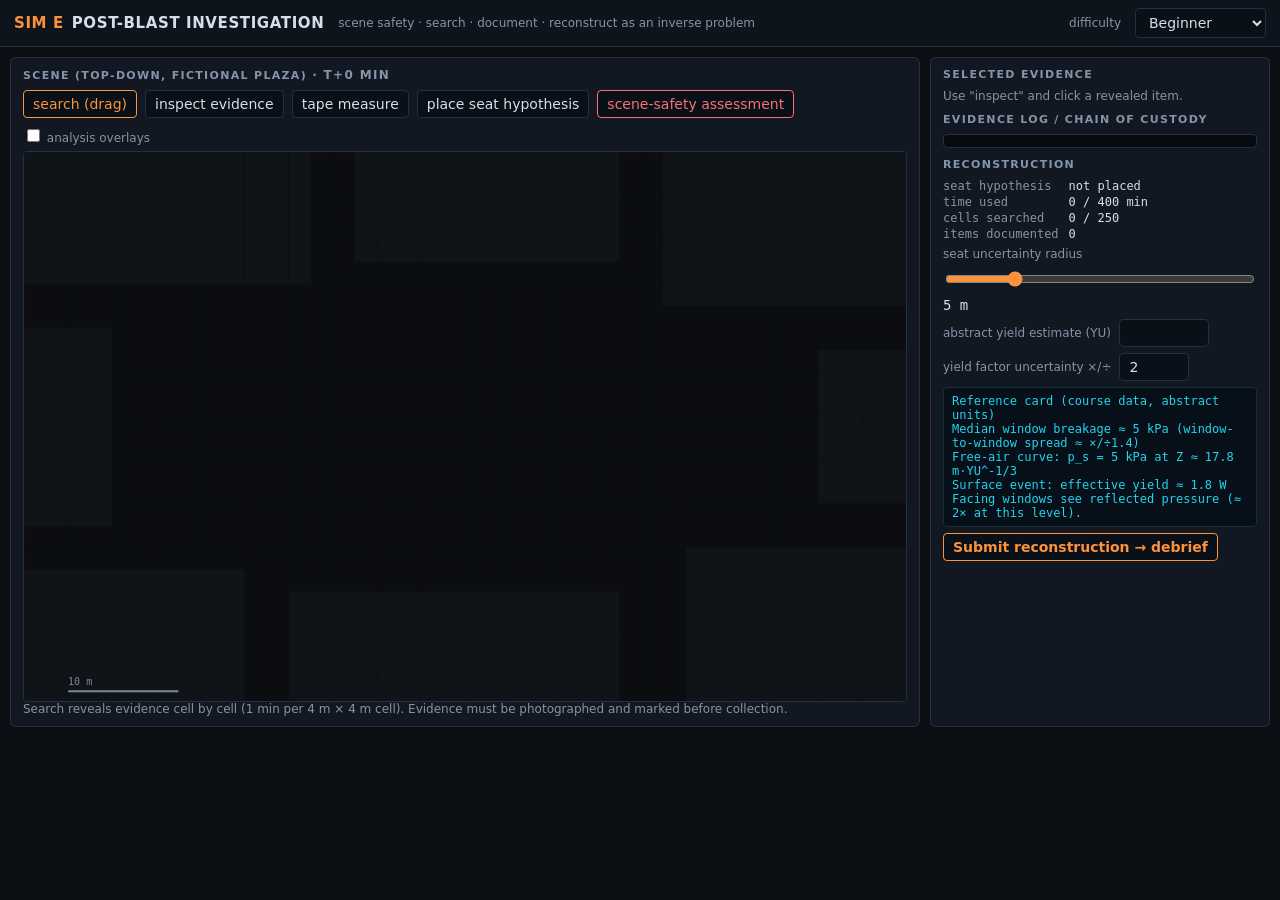
<file: sims/post-blast/index.html>
<!DOCTYPE html>
<html lang="en">
<head>
<meta charset="UTF-8">
<meta name="viewport" content="width=device-width, initial-scale=1">
<title>Sim E · Post-Blast Investigation</title>
<link rel="stylesheet" href="../common/sim.css">
<style>
  .layout { grid-template-columns: 1fr 340px; }
  #scene { cursor: crosshair; }
  .tools button.active { border-color: var(--accent); color: var(--accent); }
  .ev { font-size: 12px; }
  @media (max-width: 1100px) { .layout { grid-template-columns: 1fr; } }
</style>
</head>
<body>
<div class="layout">
  <div class="panel">
    <h2>Scene (top-down, fictional plaza) <span class="hint" id="clock"></span></h2>
    <div class="row tools" id="tools">
      <button data-tool="search" class="active">search (drag)</button>
      <button data-tool="inspect">inspect evidence</button>
      <button data-tool="measure">tape measure</button>
      <button data-tool="seat">place seat hypothesis</button>
      <button id="sweep" class="danger">scene-safety assessment</button>
      <label><input type="checkbox" id="overlay"> analysis overlays</label>
    </div>
    <canvas id="scene"></canvas>
    <div class="hint" id="measureOut">Search reveals evidence cell by cell (1 min per 4 m × 4 m cell). Evidence must be photographed and marked before collection.</div>
  </div>
  <div class="panel">
    <h2>Selected evidence</h2>
    <div id="evPanel" class="ev"><span class="hint">Use "inspect" and click a revealed item.</span></div>
    <h2 style="margin-top:10px">Evidence log / chain of custody</h2>
    <div class="log" id="custody" style="max-height:170px"></div>
    <h2 style="margin-top:10px">Reconstruction</h2>
    <div class="kv" id="hyp"></div>
    <div class="row"><label>seat uncertainty radius</label><input type="range" id="hr" min="1" max="20" step="0.5" value="5"><span class="mono" id="hrv">5 m</span></div>
    <div class="row"><label>abstract yield estimate (YU)</label><input type="number" id="hw" step="any" value="" style="width:90px"></div>
    <div class="row"><label>yield factor uncertainty ×/÷</label><input type="number" id="hwf" step="any" value="2" style="width:70px"></div>
    <div class="eq" id="refcard"></div>
    <div class="row"><button class="primary" id="finish">Submit reconstruction → debrief</button></div>
  </div>
</div>
<script src="../common/eod.js"></script>
<script src="../common/blast.js"></script>
<script>
(function () {
  'use strict';
  var U = EOD.util, B = BLAST, level;
  var diff = EOD.ui.difficultySelect(function (v) { location.href = location.pathname + '?level=' + v; });
  level = diff.value;
  EOD.ui.header('E', 'Post-Blast Investigation', 'scene safety · search · document · reconstruct as an inverse problem', [U.el('span', { class: 'hint' }, 'difficulty'), diff]);
  var seed = EOD.seedFromUrl(), R = EOD.rng(seed);
  var WW = 80, WH = 50, CELL = 4, NCX = WW / CELL, NCY = WH / CELL;
  var LV = { Beginner: { time: 400, noiseDir: 8, overlays: true }, Intermediate: { time: 320, noiseDir: 14, overlays: true }, Advanced: { time: 260, noiseDir: 20, overlays: false }, Expert: { time: 220, noiseDir: 28, overlays: false } }[level];
  if (!LV.overlays) { U.$('#overlay').disabled = true; U.$('#overlay').parentElement.title = 'not available at ' + level; }

  // ---------------------------------------------------------- ground truth
  var buildings = [[0, 0, 26, 12], [30, 0, 24, 10], [58, 0, 22, 14], [0, 38, 20, 12], [24, 40, 30, 10], [60, 36, 20, 14], [0, 16, 8, 18], [72, 18, 8, 14]];
  function inB(x, y, m) { m = m || 0; return buildings.some(function (b) { return x > b[0] - m && x < b[0] + b[2] + m && y > b[1] - m && y < b[1] + b[3] + m; }); }
  var seat; do { seat = { x: R.uniform(18, 62), y: R.uniform(17, 33) }; } while (inB(seat.x, seat.y, 3));
  var W = Math.exp(R.uniform(Math.log(0.8), Math.log(12))); // abstract yield units
  var SURF = 1.8; // surface-burst yield factor
  function psAt(x, y) { var r = Math.max(0.5, Math.hypot(x - seat.x, y - seat.y)); return B.kgOverpressureRatio(r / Math.cbrt(W * SURF)) * B.P0; }
  function losBlocked(x0, y0, x1, y1) { for (var k = 1; k < 40; k++) { var t = k / 40, px = x0 + (x1 - x0) * t, py = y0 + (y1 - y0) * t; if (inB(px, py, -0.3)) return true; } return false; }
  // windows along facades facing the plaza
  var windows = [];
  buildings.forEach(function (b, bi) {
    var faces = [[b[0], b[1] + b[3], b[0] + b[2], b[1] + b[3], 0, 1], [b[0], b[1], b[0] + b[2], b[1], 0, -1], [b[0], b[1], b[0], b[1] + b[3], -1, 0], [b[0] + b[2], b[1], b[0] + b[2], b[1] + b[3], 1, 0]];
    faces.forEach(function (f) {
      var len = Math.hypot(f[2] - f[0], f[3] - f[1]), n = Math.floor(len / 3);
      for (var i = 0; i < n; i++) {
        var t = (i + 0.5) / n, x = f[0] + (f[2] - f[0]) * t, y = f[1] + (f[3] - f[1]) * t, ox = x + f[4] * 0.6, oy = y + f[5] * 0.6;
        if (ox < 0 || oy < 0 || ox > WW || oy > WH || inB(ox, oy, 0)) continue;
        var thr = Math.exp(R.normal(Math.log(5), 0.35)); // kPa, window-to-window variability
        var p = psAt(ox, oy), facing = (seat.x - ox) * f[4] + (seat.y - oy) * f[5] > 0, blocked = losBlocked(seat.x, seat.y, ox, oy);
        var load = blocked ? 0.35 * p : facing ? B.reflectedOverpressure(p) : 0.8 * p;
        windows.push({ x: ox, y: oy, nx: f[4], ny: f[5], broken: load > thr, thr: thr, load: load });
      }
    });
  });
  // fragments: radial throw, stopped by buildings (abstract range model)
  var frags = [], Rmax = 26 * Math.cbrt(W);
  for (var i = 0; i < 70; i++) {
    var a = R.uniform(0, 2 * Math.PI), d = Rmax * Math.pow(R.uniform(0.02, 1), 0.8), x = seat.x, y = seat.y, stepN = 60;
    for (var k = 1; k <= stepN; k++) { var nx = seat.x + Math.cos(a) * d * k / stepN, ny = seat.y + Math.sin(a) * d * k / stepN; if (nx < 0.5 || ny < 0.5 || nx > WW - 0.5 || ny > WH - 0.5 || inB(nx, ny, 0.3)) break; x = nx; y = ny; }
    frags.push({ kind: 'fragment', x: x, y: y, size: R.pick(['small', 'small', 'medium', 'large']), id: 'F' + i });
  }
  // displaced street furniture: direction away from seat with noise, if dynamic pressure large enough
  var furniture = [];
  for (var j = 0; j < 22; j++) {
    var fx, fy; do { fx = R.uniform(10, 70); fy = R.uniform(14, 36); } while (inB(fx, fy, 1));
    var p2 = psAt(fx, fy), q = B.dynamicPressure(p2), moved = q > 0.8 && !losBlocked(seat.x, seat.y, fx, fy), dir = Math.atan2(fy - seat.y, fx - seat.x) + R.normal(0, LV.noiseDir * Math.PI / 180);
    furniture.push({ kind: R.pick(['bench', 'litter bin', 'planter', 'bicycle', 'sign']), x: fx, y: fy, moved: moved, dir: dir, dist: moved ? Math.min(6, 0.8 * Math.sqrt(q)) : 0, id: 'D' + j });
  }
  var seatMark = { kind: 'seat damage zone', x: seat.x + R.normal(0, 0.4), y: seat.y + R.normal(0, 0.4), id: 'S0' };
  var collapseZone = { x: R.pick([13, 42, 69]), y: 12, r: 6 }; // damaged facade: falling-debris risk
  var evidence = frags.concat(furniture.filter(function (f) { return f.moved; }), [seatMark]);

  // ---------------------------------------------------------- state
  var searched = new Uint8Array(NCX * NCY), clock = 0, swept = false, sweptBeforeEntry = null, enteredCollapse = 0, tool = 'search', sel = null;
  var docs = {}, log = [], hyp = null, measureP = null, markerN = 0;
  function cellIdx(x, y) { return Math.floor(y / CELL) * NCX + Math.floor(x / CELL); }
  function revealed(e) { return searched[cellIdx(e.x, e.y)]; }

  U.$('#sweep').onclick = function () { if (swept) return; swept = true; if (sweptBeforeEntry === null) sweptBeforeEntry = true; clock += 20; note('Scene-safety assessment done: secondary-hazard search, utilities isolated, structural check. Damaged facade identified (falling-debris exclusion marked).'); draw(); };
  U.$('#tools').querySelectorAll('button[data-tool]').forEach(function (b) { b.onclick = function () { tool = b.dataset.tool; U.$('#tools').querySelectorAll('button[data-tool]').forEach(function (x) { x.classList.toggle('active', x === b); }); measureP = null; }; });
  U.$('#hr').oninput = function () { U.$('#hrv').textContent = this.value + ' m'; draw(); };
  U.$('#overlay').onchange = draw;

  var cv = U.$('#scene'), dragging = false;
  function toWorld(e) { var r = cv.getBoundingClientRect(); return { x: (e.clientX - r.left) / r.width * WW, y: (e.clientY - r.top) / r.height * WH }; }
  cv.addEventListener('mousedown', function (e) { var p = toWorld(e); dragging = true; handle(p, true); });
  cv.addEventListener('mousemove', function (e) { if (dragging && tool === 'search') handle(toWorld(e), false); });
  window.addEventListener('mouseup', function () { dragging = false; });
  function handle(p, isClick) {
    if (tool === 'search') {
      if (sweptBeforeEntry === null) { sweptBeforeEntry = false; note('<span style="color:var(--yellow)">You entered the scene before any scene-safety assessment.</span>'); }
      var k = cellIdx(p.x, p.y); if (k < 0 || k >= searched.length || searched[k] || inB(p.x, p.y, 0)) return;
      searched[k] = 1; clock += 1;
      if (Math.hypot(p.x - collapseZone.x, p.y - collapseZone.y) < collapseZone.r && !swept) enteredCollapse++;
      draw(); return;
    }
    if (!isClick) return;
    if (tool === 'inspect') {
      var best = null, bd = 1.5; evidence.forEach(function (e) { if (!revealed(e)) return; var d = Math.hypot(e.x - p.x, e.y - p.y); if (d < bd) { bd = d; best = e; } });
      windows.forEach(function (w) { if (!revealed(w)) return; var d = Math.hypot(w.x - p.x, w.y - p.y); if (d < bd) { bd = d; best = w; } });
      sel = best; panel(); draw(); return;
    }
    if (tool === 'measure') { if (!measureP) { measureP = p; U.$('#measureOut').textContent = 'Tape: first point set'; } else { U.$('#measureOut').textContent = 'Tape: ' + Math.hypot(p.x - measureP.x, p.y - measureP.y).toFixed(2) + ' m'; clock += 1; measureP = null; } return; }
    if (tool === 'seat') { hyp = p; draw(); hypPanel(); }
  }
  function note(m) { var d = U.el('div', null, '<span class="t">T+' + clock + 'm</span>' + m); U.$('#custody').insertBefore(d, U.$('#custody').firstChild); }
  function panel() {
    var e = sel, el = U.$('#evPanel');
    if (!e) { el.innerHTML = '<span class="hint">Nothing selected.</span>'; return; }
    var isWin = e.broken !== undefined, st = docs[e.id || ('W' + windows.indexOf(e))] || {};
    var id = e.id || ('W' + windows.indexOf(e)); e.id = id;
    var desc = isWin ? 'Window on facade (normal ' + (e.nx ? (e.nx > 0 ? 'E' : 'W') : (e.ny > 0 ? 'S' : 'N')) + '): <b>' + (e.broken ? 'BROKEN — glass thrown ' + (e.load > 0 ? 'inward' : '') : 'intact') + '</b>' :
      e.kind === 'fragment' ? 'Metal fragment, ' + e.size + '. Position (' + e.x.toFixed(1) + ', ' + e.y.toFixed(1) + ')' :
      e.kind === 'seat damage zone' ? 'Localised severe ground damage and deposits — candidate seat area.' :
      e.kind + ' displaced ≈ ' + e.dist.toFixed(1) + ' m, movement direction ' + ((e.dir * 180 / Math.PI + 360) % 360).toFixed(0) + '° (from +x, clockwise on screen)';
    el.innerHTML = '<div><b>' + id + '</b> — ' + desc + '</div><div class="row">' +
      '<button id="ph"' + (st.photo ? ' disabled' : '') + '>photograph in place</button>' +
      '<button id="mk"' + (st.marker ? ' disabled' : '') + '>place marker</button>' +
      (isWin ? '' : '<button id="co"' + (st.collected ? ' disabled' : '') + '>collect &amp; package</button>') + '</div>' +
      (isWin ? '' : '<div class="row"><input type="text" id="cdesc" placeholder="description for the custody record" style="width:100%"></div>') +
      '<div class="hint">' + (st.photo ? '✓ photographed ' : '') + (st.marker ? '✓ marker #' + st.marker + ' ' : '') + (st.collected ? '✓ collected' : '') + '</div>';
    docs[id] = st;
    U.$('#ph').onclick = function () { st.photo = clock; clock += 1; note(id + ' photographed in place' + (st.collected ? ' <span style="color:var(--yellow)">(after collection — context lost)</span>' : '')); panel(); };
    U.$('#mk').onclick = function () { st.marker = ++markerN; clock += 1; note(id + ' marker #' + st.marker + ' placed'); panel(); draw(); };
    if (!isWin) U.$('#co').onclick = function () {
      var txt = (U.$('#cdesc').value || '').trim();
      st.collected = clock; st.desc = txt; st.orderOk = !!(st.photo && st.marker); clock += 2;
      note(id + ' collected by Investigator-1, bag ' + id + '-' + (markerN + 100) + (txt ? ', "' + U.esc(txt) + '"' : ' <span style="color:var(--yellow)">(no description)</span>') + (st.orderOk ? '' : ' <span style="color:var(--yellow)">(not photographed/marked first)</span>'));
      panel(); draw();
    };
  }
  function hypPanel() {
    U.$('#hyp').innerHTML = [['seat hypothesis', hyp ? '(' + hyp.x.toFixed(1) + ', ' + hyp.y.toFixed(1) + ')' : 'not placed'], ['time used', clock + ' / ' + LV.time + ' min'],
      ['cells searched', Array.prototype.reduce.call(searched, function (a, b) { return a + b; }, 0) + ' / ' + searched.length], ['items documented', Object.keys(docs).filter(function (k) { return docs[k].photo; }).length]]
      .map(function (r) { return '<span class="k">' + r[0] + '</span><span>' + r[1] + '</span>'; }).join('');
    U.$('#clock').textContent = '· T+' + clock + ' min';
  }
  // reference card: glass-breakage threshold ↔ scaled distance
  var Zg = (function () { var lo = 1, hi = 200; for (var k = 0; k < 60; k++) { var m = 0.5 * (lo + hi); if (B.kgOverpressureRatio(m) * B.P0 > 5) lo = m; else hi = m; } return 0.5 * (lo + hi); })();
  U.$('#refcard').textContent = 'Reference card (course data, abstract units)\n' +
    'Median window breakage ≈ 5 kPa (window-to-window spread ≈ ×/÷1.4)\n' +
    'Free-air curve: p_s = 5 kPa at Z ≈ ' + Zg.toFixed(1) + ' m·YU^-1/3\n' +
    'Surface event: effective yield ≈ 1.8 W\n' +
    'Facing windows see reflected pressure (≈ 2× at this level).';

  // ---------------------------------------------------------- drawing
  function draw() {
    var g = EOD.hidpi(cv, Math.round((cv.clientWidth || 700) * WH / WW)), c = g.ctx, s = g.w / WW;
    c.fillStyle = '#1a1d22'; c.fillRect(0, 0, g.w, g.h);
    c.strokeStyle = '#20252c'; for (var x = 0; x < WW; x += CELL) { c.beginPath(); c.moveTo(x * s, 0); c.lineTo(x * s, g.h); c.stroke(); } for (var y = 0; y < WH; y += CELL) { c.beginPath(); c.moveTo(0, y * s); c.lineTo(g.w, y * s); c.stroke(); }
    buildings.forEach(function (b) { c.fillStyle = '#3a4250'; c.fillRect(b[0] * s, b[1] * s, b[2] * s, b[3] * s); });
    if (swept) { c.strokeStyle = 'rgba(250,204,21,.8)'; c.setLineDash([5, 4]); c.beginPath(); c.arc(collapseZone.x * s, collapseZone.y * s, collapseZone.r * s, 0, 7); c.stroke(); c.setLineDash([]); c.fillStyle = '#facc15'; c.font = '10px monospace'; c.fillText('falling-debris exclusion', (collapseZone.x - 5) * s, (collapseZone.y + collapseZone.r + 2) * s); }
    // fog over unsearched cells
    for (var cy = 0; cy < NCY; cy++) for (var cx = 0; cx < NCX; cx++) if (!searched[cy * NCX + cx]) { c.fillStyle = 'rgba(8,10,14,.82)'; c.fillRect(cx * CELL * s, cy * CELL * s, CELL * s + 0.5, CELL * s + 0.5); }
    windows.forEach(function (w) { if (!revealed(w)) return; c.fillStyle = w.broken ? '#f87171' : '#60a5fa'; c.fillRect(w.x * s - 3, w.y * s - 3, 6, 6); });
    furniture.forEach(function (f) { if (!revealed(f)) return; c.fillStyle = '#9fb0c6'; c.fillRect(f.x * s - 3, f.y * s - 3, 6, 6);
      if (f.moved) { c.strokeStyle = '#facc15'; c.beginPath(); c.moveTo(f.x * s, f.y * s); c.lineTo((f.x + Math.cos(f.dir) * f.dist) * s, (f.y + Math.sin(f.dir) * f.dist) * s); c.stroke(); } });
    frags.forEach(function (f) { if (!revealed(f)) return; c.fillStyle = '#d6deea'; var r = f.size === 'large' ? 3 : f.size === 'medium' ? 2.2 : 1.5; c.beginPath(); c.arc(f.x * s, f.y * s, r, 0, 7); c.fill(); });
    if (revealed(seatMark)) { c.fillStyle = 'rgba(40,30,25,.9)'; c.beginPath(); c.arc(seatMark.x * s, seatMark.y * s, 1.4 * s, 0, 7); c.fill(); c.strokeStyle = '#6b4f3a'; c.stroke(); }
    Object.keys(docs).forEach(function (k) { var d = docs[k]; if (!d.marker) return; var e = evidence.concat(windows).find(function (x) { return x.id === k; }); if (!e) return; c.fillStyle = '#facc15'; c.font = 'bold 10px monospace'; c.fillText('#' + d.marker, e.x * s + 4, e.y * s - 4); });
    if (U.$('#overlay').checked) {
      furniture.forEach(function (f) { if (!revealed(f) || !f.moved) return; c.strokeStyle = 'rgba(250,204,21,.25)'; c.beginPath(); c.moveTo(f.x * s, f.y * s); c.lineTo((f.x - Math.cos(f.dir) * 60) * s, (f.y - Math.sin(f.dir) * 60) * s); c.stroke(); });
      var fr = frags.filter(revealed); if (fr.length > 4) { var mx = fr.reduce(function (a, f) { return a + f.x; }, 0) / fr.length, my = fr.reduce(function (a, f) { return a + f.y; }, 0) / fr.length; c.strokeStyle = '#a78bfa'; c.beginPath(); c.arc(mx * s, my * s, 5, 0, 7); c.stroke(); c.fillStyle = '#a78bfa'; c.fillText('fragment centroid', mx * s + 7, my * s); }
    }
    if (hyp) { var hr = +U.$('#hr').value; c.strokeStyle = '#22d3ee'; c.beginPath(); c.arc(hyp.x * s, hyp.y * s, hr * s, 0, 7); c.stroke(); c.beginPath(); c.moveTo(hyp.x * s - 6, hyp.y * s); c.lineTo(hyp.x * s + 6, hyp.y * s); c.moveTo(hyp.x * s, hyp.y * s - 6); c.lineTo(hyp.x * s, hyp.y * s + 6); c.stroke(); }
    c.fillStyle = '#7d8ba0'; c.font = '10px monospace'; c.fillText('10 m', 4 * s, (WH - 1.5) * s); c.fillRect(4 * s, (WH - 1) * s, 10 * s, 2);
    hypPanel();
  }

  // ---------------------------------------------------------- debrief
  U.$('#finish').onclick = function () {
    if (!hyp) { alert('Place a seat hypothesis first.'); return; }
    var hw = parseFloat(U.$('#hw').value), hwf = Math.max(1.05, parseFloat(U.$('#hwf').value) || 2), hr = +U.$('#hr').value;
    var err = Math.hypot(hyp.x - seat.x, hyp.y - seat.y), within = err <= hr;
    // seat score: accuracy and calibration (an honest radius that contains the truth, tight if possible)
    var seatScore = within ? U.clamp(100 - 3 * hr, 40, 100) : U.clamp(50 - 5 * (err - hr), 0, 50);
    var wErr = isFinite(hw) && hw > 0 ? Math.abs(Math.log(hw / W)) : Infinity, wWithin = wErr <= Math.log(hwf);
    var yieldScore = !isFinite(wErr) ? 0 : wWithin ? U.clamp(100 - 25 * Math.log(hwf) / Math.log(2) + 25, 40, 100) : U.clamp(50 - 40 * (wErr - Math.log(hwf)), 0, 50);
    var items = Object.keys(docs).filter(function (k) { return docs[k].collected; });
    var ordered = items.filter(function (k) { return docs[k].orderOk; }).length, described = items.filter(function (k) { return docs[k].desc; }).length;
    var photoed = Object.keys(docs).filter(function (k) { return docs[k].photo; }).length;
    var doc = items.length ? 100 * (0.5 * ordered / items.length + 0.3 * described / items.length + 0.2 * Math.min(1, photoed / 8)) : (photoed ? 30 : 0);
    var safety = 100 - (sweptBeforeEntry ? 0 : 50) - Math.min(40, enteredCollapse * 10);
    var frac = Array.prototype.reduce.call(searched, function (x, y) { return x + y; }, 0) / searched.length;
    var eff = U.clamp(100 * (1 - Math.max(0, clock - LV.time) / LV.time) * (clock <= LV.time ? 1 : 0.7) * Math.min(1, 2 * frac), 0, 100);
    var broken = windows.filter(function (w) { return w.broken; }), revBroken = broken.filter(revealed), farBroken = revBroken.map(function (w) { return Math.hypot(w.x - seat.x, w.y - seat.y); });
    var Rg = farBroken.length ? Math.max.apply(null, farBroken) : NaN;
    EOD.debrief.show({ title: 'Post-blast reconstruction', seed: seed, level: level,
      scores: [{ label: 'Seat location', value: seatScore, note: 'error ' + err.toFixed(1) + ' m vs your radius ' + hr + ' m' }, { label: 'Yield estimate', value: yieldScore, note: isFinite(hw) ? 'you ' + hw + ' YU ×/÷' + hwf : 'no estimate' },
        { label: 'Documentation & custody', value: doc, note: ordered + '/' + items.length + ' collected in the correct order' }, { label: 'Scene safety', value: U.clamp(safety, 0, 100) }, { label: 'Time', value: eff, note: clock + ' / ' + LV.time + ' min' }],
      observed: ['Searched ' + Array.prototype.reduce.call(searched, function (a, b) { return a + b; }, 0) + ' cells; revealed ' + frags.filter(revealed).length + ' fragments, ' + furniture.filter(function (f) { return f.moved && revealed(f); }).length + ' displaced objects, ' + revBroken.length + ' broken and ' + windows.filter(function (w) { return !w.broken && revealed(w); }).length + ' intact windows.',
        'Seat damage zone ' + (revealed(seatMark) ? 'found' : 'not found') + '.'],
      decided: ['Seat hypothesis (' + hyp.x.toFixed(1) + ', ' + hyp.y.toFixed(1) + ') ± ' + hr + ' m.', 'Yield ' + (isFinite(hw) ? hw + ' YU ×/÷ ' + hwf : 'not estimated') + '.', 'Scene-safety assessment ' + (swept ? (sweptBeforeEntry ? 'before entry' : 'after you had already entered') : 'never done') + '.'],
      missed: [].concat(swept && sweptBeforeEntry ? [] : ['Scene safety first: secondary devices, structural collapse, utilities and fire precede evidence. You ' + (swept ? 'entered before assessing.' : 'never assessed.')],
        enteredCollapse ? ['You searched inside the falling-debris zone ' + enteredCollapse + ' time(s) before it was assessed.'] : [],
        ordered < items.length ? [(items.length - ordered) + ' item(s) collected before being photographed and marked in place: position and context are then unrecoverable for reconstruction and court.'] : [],
        within ? [] : ['True seat (' + seat.x.toFixed(1) + ', ' + seat.y.toFixed(1) + ') lay outside your stated uncertainty.'],
        !isFinite(hw) || !wWithin ? ['True abstract yield was ' + W.toFixed(2) + ' YU (effective surface yield ' + (W * SURF).toFixed(2) + ').'] : []),
      uncertainty: ['Displacement directions carried ±' + LV.noiseDir + '° noise; fragments were stopped by buildings (truncated ranges); window thresholds varied ×/÷1.4 and shadowed windows saw less load.',
        'Windows give a bound, not a value: the farthest broken window you found was at ' + (isFinite(Rg) ? Rg.toFixed(1) + ' m' : '—') + '. With Z ≈ ' + Zg.toFixed(1) + ' for 5 kPa, W_eff ≈ (R/Z)³ ⇒ W ≈ ' + (isFinite(Rg) ? (Math.pow(Rg / Zg, 3) / SURF).toFixed(2) : '—') + ' YU — but reflection, shielding and threshold spread make this a ×/÷2 estimate at best.'],
      reasoning: ['Reconstruction is an inverse problem: several independent evidence types (displacement vectors, fragment distribution, breakage boundary, seat damage) should agree; where they disagree, the model assumptions are what you revisit.',
        'State uncertainty honestly: a tight but wrong seat estimate is worse than a wider correct one.', 'Document before you disturb: photograph, mark, measure, then collect — each item gets a custody record from the moment it is seized.'],
      physics: ['Hopkinson–Cranz scaling inverted: the radius at which a known damage threshold is crossed scales as W^(1/3), so yield ∝ R³ — small radius errors triple in yield.', 'Reflected pressure on facing windows vs shielded windows behind buildings (04.2).'],
      engineering: ['Back-projection of displacement vectors is a least-squares line-intersection problem (08.2); the fragment centroid is biased where buildings truncate throws.'],
      links: [{ href: EOD.COURSE + 'lessons/stage-08/lesson-01', text: '08.1 The post-blast scene' }, { href: EOD.COURSE + 'lessons/stage-08/lesson-02', text: '08.2 Reconstruction as an inverse problem' },
        { href: EOD.COURSE + 'lessons/stage-04/lesson-02', text: '04.2 Reflection & shielding' }, { href: EOD.COURSE + 'case-studies/cs07-boston-2013', text: 'Case study: Boston 2013' }]
    });
    // reveal truth
    var g = EOD.hidpi(cv), c = g.ctx, s = g.w / WW;
    c.strokeStyle = '#4ade80'; c.lineWidth = 2; c.beginPath(); c.arc(seat.x * s, seat.y * s, 6, 0, 7); c.stroke(); c.lineWidth = 1;
    c.strokeStyle = 'rgba(74,222,128,.35)'; c.setLineDash([3, 4]); c.beginPath(); c.arc(seat.x * s, seat.y * s, Zg * Math.cbrt(W * SURF) * s, 0, 7); c.stroke(); c.setLineDash([]);
  };
  window.addEventListener('resize', draw);
  draw(); hypPanel();
})();
</script>
</body>
</html>
</file>
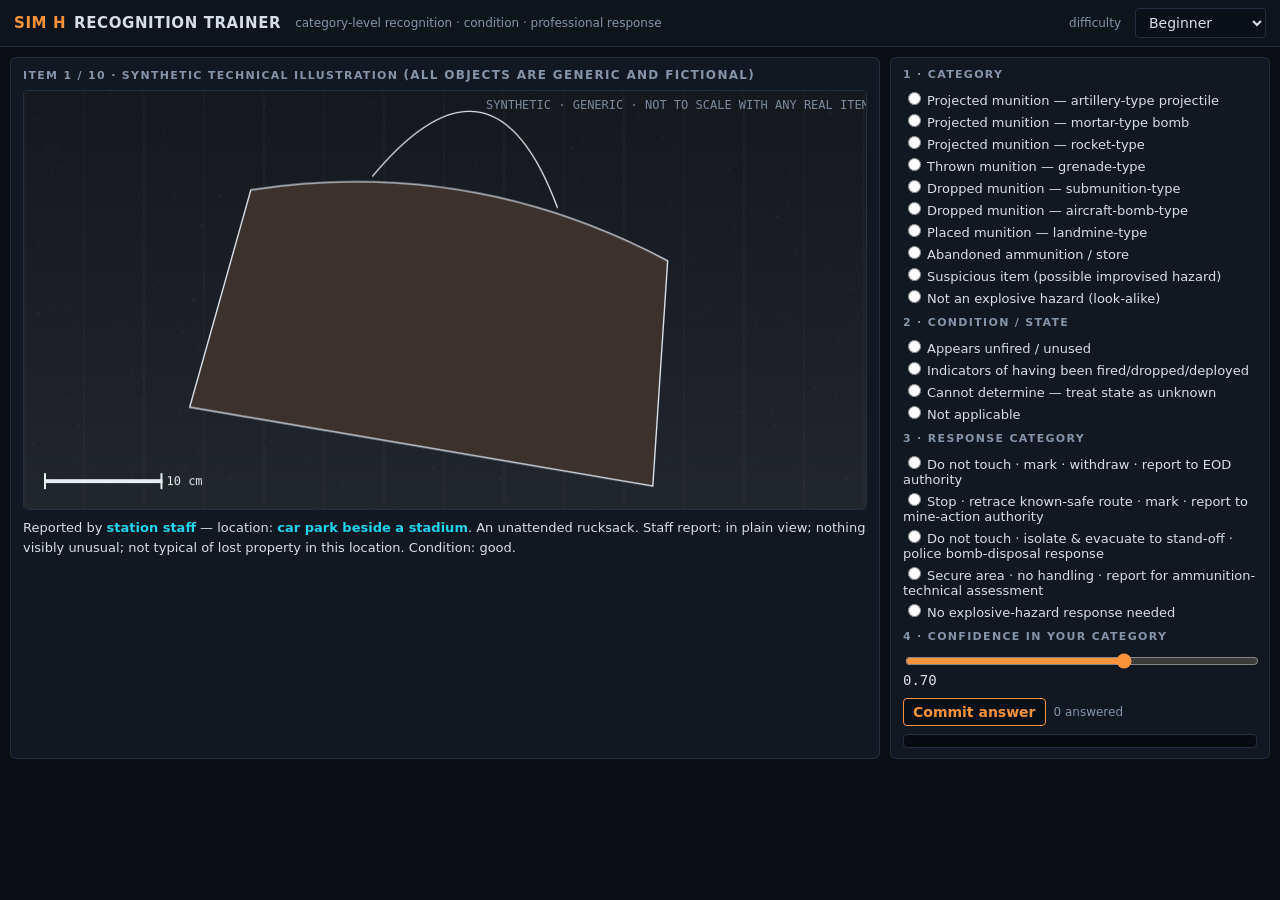
<file: sims/recognition-trainer/index.html>
<!DOCTYPE html>
<html lang="en">
<head>
<meta charset="UTF-8">
<meta name="viewport" content="width=device-width, initial-scale=1">
<title>Sim H · Recognition Trainer</title>
<link rel="stylesheet" href="../common/sim.css">
<style>
  .layout { grid-template-columns: 1fr 380px; }
  .opt { display: block; margin: 3px 0; font-size: 13px; color: var(--ink); }
  .opt input { margin-right: 6px; }
  .ctx { font-size: 13px; line-height: 1.5; }
  .ctx b { color: var(--cyan); }
  @media (max-width: 1000px) { .layout { grid-template-columns: 1fr; } }
</style>
</head>
<body>
<div class="layout">
  <div class="panel">
    <h2>Item <span id="num"></span> · synthetic technical illustration <span class="hint">(all objects are generic and fictional)</span></h2>
    <canvas id="img"></canvas>
    <div class="ctx" id="ctx" style="margin-top:8px"></div>
  </div>
  <div class="panel">
    <h2>1 · Category</h2>
    <div id="cats"></div>
    <h2 style="margin-top:10px">2 · Condition / state</h2>
    <div id="states"></div>
    <h2 style="margin-top:10px">3 · Response category</h2>
    <div id="resps"></div>
    <h2 style="margin-top:10px">4 · Confidence in your category</h2>
    <input type="range" id="conf" min="0.2" max="1" step="0.05" value="0.7"><span class="mono" id="confv">0.70</span>
    <div class="row" style="margin-top:10px"><button class="primary" id="submit">Commit answer</button><span class="hint" id="prog"></span></div>
    <div class="log" id="fb" style="max-height:260px;margin-top:8px"></div>
  </div>
</div>
<script src="../common/eod.js"></script>
<script>
(function () {
  'use strict';
  var U = EOD.util, level;
  var diff = EOD.ui.difficultySelect(function (v) { location.href = location.pathname + '?level=' + v; });
  level = diff.value;
  EOD.ui.header('H', 'Recognition Trainer', 'category-level recognition · condition · professional response', [U.el('span', { class: 'hint' }, 'difficulty'), diff]);
  var seed = EOD.seedFromUrl(), R = EOD.rng(seed);

  var CATS = [
    ['projected', 'Projected munition — artillery-type projectile'],
    ['mortar', 'Projected munition — mortar-type bomb'],
    ['rocket', 'Projected munition — rocket-type'],
    ['grenade', 'Thrown munition — grenade-type'],
    ['submunition', 'Dropped munition — submunition-type'],
    ['bomb', 'Dropped munition — aircraft-bomb-type'],
    ['mine', 'Placed munition — landmine-type'],
    ['cache', 'Abandoned ammunition / store'],
    ['suspicious', 'Suspicious item (possible improvised hazard)'],
    ['benign', 'Not an explosive hazard (look-alike)']
  ];
  var STATES = [['unfired', 'Appears unfired / unused'], ['fired', 'Indicators of having been fired/dropped/deployed'], ['unknown', 'Cannot determine — treat state as unknown'], ['na', 'Not applicable']];
  var RESPS = [
    ['uxo', 'Do not touch · mark · withdraw · report to EOD authority'],
    ['minefield', 'Stop · retrace known-safe route · mark · report to mine-action authority'],
    ['ied', 'Do not touch · isolate & evacuate to stand-off · police bomb-disposal response'],
    ['cache', 'Secure area · no handling · report for ammunition-technical assessment'],
    ['none', 'No explosive-hazard response needed']
  ];
  function radios(host, name, arr) { host.innerHTML = arr.map(function (a) { return '<label class="opt"><input type="radio" name="' + name + '" value="' + a[0] + '">' + a[1] + '</label>'; }).join(''); }
  radios(U.$('#cats'), 'cat', CATS); radios(U.$('#states'), 'state', STATES); radios(U.$('#resps'), 'resp', RESPS);
  U.$('#conf').oninput = function () { U.$('#confv').textContent = (+this.value).toFixed(2); };

  // ------------------------------------------------------------------ scenario generation
  var LV = { Beginner: { n: 10, burial: 0, corr: 0.1, occl: 0, ambiguous: 0 }, Intermediate: { n: 12, burial: 0.3, corr: 0.35, occl: 0.15, ambiguous: 0.1 },
    Advanced: { n: 14, burial: 0.55, corr: 0.6, occl: 0.3, ambiguous: 0.2 }, Expert: { n: 16, burial: 0.7, corr: 0.8, occl: 0.45, ambiguous: 0.3 } }[level];
  var PLACES = ['farm field after ploughing', 'construction excavation', 'riverbank after a flood', 'woodland near a former firing range', 'roadside verge', 'beach at low tide', 'rubble of a damaged building', 'railway station concourse', 'car park beside a stadium', 'abandoned military depot'];
  var FINDERS = ['a farmer', 'a construction crew', 'a patrol', 'a member of the public', 'a survey team', 'station staff'];

  function makeItem(k) {
    var types = ['projected', 'mortar', 'rocket', 'grenade', 'submunition', 'bomb', 'mine', 'cache', 'suspicious', 'benign'];
    var cat = types[k % types.length];
    if (k >= types.length) cat = R.pick(types);
    var it = { cat: cat, burial: R.uniform(0, LV.burial), corr: R.uniform(0, LV.corr), occl: R.bernoulli(LV.occl) ? R.uniform(0.2, 0.5) : 0, rot: cat === 'cache' ? R.uniform(-0.05, 0.05) : R.uniform(-0.5, 0.5), scale: R.uniform(0.8, 1.2) };
    it.fired = ['projected', 'mortar', 'rocket', 'submunition', 'bomb'].indexOf(cat) >= 0 ? R.bernoulli(0.6) : false;
    it.ambiguous = R.bernoulli(LV.ambiguous) && cat !== 'benign';
    it.place = cat === 'suspicious' ? R.pick(['railway station concourse', 'car park beside a stadium', 'roadside verge']) :
      cat === 'mine' ? R.pick(['farm field after ploughing', 'roadside verge', 'woodland near a former firing range']) :
      cat === 'cache' ? R.pick(['abandoned military depot', 'woodland near a former firing range']) : R.pick(PLACES);
    it.finder = R.pick(FINDERS);
    it.len = { projected: R.uniform(0.35, 0.8), mortar: R.uniform(0.3, 0.6), rocket: R.uniform(0.8, 1.6), grenade: R.uniform(0.08, 0.13), submunition: R.uniform(0.06, 0.15),
      bomb: R.uniform(1.2, 2.6), mine: R.uniform(0.08, 0.32), cache: R.uniform(0.8, 1.6), suspicious: R.uniform(0.3, 0.6), benign: R.uniform(0.2, 0.9) }[cat];
    it.benignKind = R.pick(['gas cylinder', 'pipe section with end caps', 'fire extinguisher', 'vehicle shock absorber', 'thermos flask']);
    it.hot = cat === 'suspicious' ? { hidden: R.bernoulli(0.6), obvious: R.bernoulli(0.5), untypical: R.bernoulli(0.8) } : null;
    return it;
  }
  var items = []; for (var k = 0; k < LV.n; k++) items.push(makeItem(k));
  R.shuffle(items);
  var idx = 0, answers = [];

  // expected answers
  function truth(it) {
    var state = it.cat === 'benign' || it.cat === 'suspicious' || it.cat === 'cache' ? 'na' :
      it.cat === 'mine' || it.cat === 'grenade' ? 'unknown' : (it.fired ? 'fired' : 'unfired');
    if (it.ambiguous && state !== 'na') state = 'unknown';
    var resp = { projected: 'uxo', mortar: 'uxo', rocket: 'uxo', grenade: 'uxo', submunition: 'uxo', bomb: 'uxo', mine: 'minefield', cache: 'cache', suspicious: 'ied', benign: 'none' }[it.cat];
    return { cat: it.cat, state: state, resp: resp };
  }
  function explain(it) {
    var t = truth(it), m = {
      projected: 'Cylindrical body, ogival nose and a driving band near the base are the generic features of a spin-stabilised projectile.' + (it.fired ? ' Engraving on the driving band indicates it was fired — its fuze may have passed through its arming sequence, so it must be assumed armed.' : ' A smooth, un-engraved driving band suggests unfired — but "unfired" never means "safe".'),
      mortar: 'Tear-drop body with a tail boom and fins: fin-stabilised, typical of mortar-type bombs.' + (it.fired ? ' Deformation/impact signs suggest it was fired and failed to function.' : ''),
      rocket: 'Long slender body, rear fins and a nozzle: rocket-type. Residual propellant is an additional hazard.' + (it.fired ? ' Scorching around the nozzle suggests it was launched.' : ''),
      grenade: 'Small ovoid thrown-munition shape. Whether it was thrown cannot be told reliably from an illustration — state unknown.',
      submunition: 'Small munition with a stabilising device, found in a spread pattern: submunition-type. These have notoriously sensitive failure states and often lie in large numbers.',
      bomb: 'Large streamlined body with a finned tail and suspension lugs: aircraft-bomb-type. Legacy items like this trigger large evacuations (see case study cs08).',
      mine: 'Flat disc partially buried in a route or field: landmine-type. Where there is one there are often more — the response is about the area, not only the item.',
      cache: 'Stacked containers of munitions in a disused store: abandoned ammunition. Deterioration makes the whole stack a hazard; it needs an ammunition-technical assessment.',
      suspicious: 'Unattended container in a crowded public place with indicators (hidden/obviously suspicious/not typical). Recognition cannot establish what is inside — the response is isolation at stand-off distance and specialist police response.',
      benign: 'This is a ' + it.benignKind + ' — a common look-alike. Recognition confidence should come from features and context, and when real doubt remains the professional answer is still to report.'
    }[it.cat];
    if (it.ambiguous && t.state === 'unknown') m += ' Heavy corrosion/burial here hides the state indicators: the correct assessment is "unknown", which means treating it as the more hazardous state.';
    return m;
  }

  // ------------------------------------------------------------------ drawing (generic silhouettes, technical-illustration style)
  var cv = U.$('#img');
  function draw(it) {
    var g = EOD.hidpi(cv, 420), ctx = g.ctx, W = g.w, H = g.h;
    // ground / scene background
    var outdoor = ['railway station concourse', 'car park beside a stadium'].indexOf(it.place) < 0;
    var grd = ctx.createLinearGradient(0, 0, 0, H);
    if (outdoor) { grd.addColorStop(0, '#131a14'); grd.addColorStop(1, '#1d231a'); } else { grd.addColorStop(0, '#15181d'); grd.addColorStop(1, '#22262d'); }
    ctx.fillStyle = grd; ctx.fillRect(0, 0, W, H);
    var rr = EOD.rng(Math.floor(it.rot * 1e6) + 17);
    for (var n = 0; n < 900; n++) { ctx.fillStyle = 'rgba(' + (outdoor ? '120,110,90' : '140,140,150') + ',' + rr.uniform(0.02, 0.09) + ')'; ctx.fillRect(rr.uniform(0, W), rr.uniform(0, H), rr.uniform(1, 3), rr.uniform(1, 3)); }
    if (!outdoor) { ctx.strokeStyle = 'rgba(255,255,255,.05)'; for (var x = 0; x < W; x += 60) { ctx.beginPath(); ctx.moveTo(x, 0); ctx.lineTo(x, H); ctx.stroke(); } }
    // scale: pixels per metre
    var ppm = Math.min(W * 0.62 / Math.max(it.len, 0.12), 2600) * (it.cat === 'bomb' || it.cat === 'rocket' || it.cat === 'cache' ? 1 : 0.9);
    ctx.save(); ctx.translate(W * 0.5, H * 0.52); ctx.rotate(it.rot);
    var metal = function (x0, y0, x1, y1, base) {
      var gr = ctx.createLinearGradient(x0, y0, x1, y1);
      var c = base || [150, 156, 160];
      var cr = it.corr;
      var mix = function (a, b) { return Math.round(a * (1 - cr) + b * cr); };
      var cc = [mix(c[0], 120), mix(c[1], 78), mix(c[2], 48)];
      gr.addColorStop(0, 'rgb(' + cc.map(function (v) { return Math.min(255, v + 50); }).join(',') + ')');
      gr.addColorStop(0.45, 'rgb(' + cc.join(',') + ')');
      gr.addColorStop(1, 'rgb(' + cc.map(function (v) { return Math.max(0, v - 70); }).join(',') + ')');
      return gr;
    };
    ctx.lineWidth = 1.4; ctx.strokeStyle = '#d8e0ea';
    var L = it.len * ppm, D;
    switch (it.cat) {
      case 'projected':
        D = L * 0.26; ctx.fillStyle = metal(0, -D / 2, 0, D / 2, [120, 125, 110]);
        ctx.beginPath(); ctx.moveTo(-L / 2, -D * 0.42); ctx.lineTo(-L / 2 + L * 0.08, -D / 2); ctx.lineTo(L * 0.12, -D / 2);
        ctx.quadraticCurveTo(L * 0.42, -D * 0.45, L / 2, 0); ctx.quadraticCurveTo(L * 0.42, D * 0.45, L * 0.12, D / 2);
        ctx.lineTo(-L / 2 + L * 0.08, D / 2); ctx.lineTo(-L / 2, D * 0.42); ctx.closePath(); ctx.fill(); ctx.stroke();
        ctx.fillStyle = it.corr > 0.5 ? '#6d5a3f' : '#b0793f'; ctx.fillRect(-L / 2 + L * 0.12, -D / 2 - 2, L * 0.05, D + 4); ctx.strokeRect(-L / 2 + L * 0.12, -D / 2 - 2, L * 0.05, D + 4);
        if (it.fired && !it.ambiguous) { ctx.strokeStyle = '#3a2a1a'; for (var e = 0; e < 7; e++) { var ex = -L / 2 + L * 0.12 + e * L * 0.008; ctx.beginPath(); ctx.moveTo(ex, -D / 2 - 2); ctx.lineTo(ex + L * 0.02, D / 2 + 2); ctx.stroke(); } ctx.strokeStyle = '#d8e0ea'; }
        break;
      case 'mortar':
        D = L * 0.3; ctx.fillStyle = metal(0, -D / 2, 0, D / 2, [95, 110, 85]);
        ctx.beginPath(); ctx.moveTo(L / 2, 0); ctx.bezierCurveTo(L * 0.4, -D * 0.6, L * 0.0, -D * 0.6, -L * 0.15, -D * 0.12); ctx.lineTo(-L * 0.38, -D * 0.1); ctx.lineTo(-L * 0.38, D * 0.1); ctx.lineTo(-L * 0.15, D * 0.12);
        ctx.bezierCurveTo(L * 0.0, D * 0.6, L * 0.4, D * 0.6, L / 2, 0); ctx.fill(); ctx.stroke();
        ctx.fillStyle = metal(0, -D, 0, D, [90, 95, 90]);
        [-1, 1].forEach(function (sg) { ctx.beginPath(); ctx.moveTo(-L * 0.3, sg * D * 0.1); ctx.lineTo(-L * 0.5, sg * D * 0.45); ctx.lineTo(-L * 0.5, sg * D * 0.1); ctx.closePath(); ctx.fill(); ctx.stroke(); });
        ctx.strokeRect(-L * 0.5, -D * 0.1, L * 0.12, D * 0.2);
        break;
      case 'rocket':
        D = L * 0.09; ctx.fillStyle = metal(0, -D / 2, 0, D / 2, [110, 118, 100]);
        ctx.beginPath(); ctx.moveTo(-L / 2, -D / 2); ctx.lineTo(L * 0.35, -D / 2); ctx.quadraticCurveTo(L * 0.47, -D * 0.4, L / 2, 0); ctx.quadraticCurveTo(L * 0.47, D * 0.4, L * 0.35, D / 2); ctx.lineTo(-L / 2, D / 2); ctx.closePath(); ctx.fill(); ctx.stroke();
        [-1, 1].forEach(function (sg) { ctx.beginPath(); ctx.moveTo(-L * 0.36, sg * D / 2); ctx.lineTo(-L * 0.5, sg * D * 1.8); ctx.lineTo(-L * 0.5, sg * D / 2); ctx.closePath(); ctx.fill(); ctx.stroke(); });
        if (it.fired && !it.ambiguous) { var gg = ctx.createRadialGradient(-L / 2, 0, 1, -L / 2, 0, D * 2); gg.addColorStop(0, 'rgba(20,15,10,.9)'); gg.addColorStop(1, 'rgba(20,15,10,0)'); ctx.fillStyle = gg; ctx.fillRect(-L / 2 - D * 2, -D * 2, D * 3, D * 4); }
        break;
      case 'grenade':
        D = L * 0.62; ctx.fillStyle = metal(-D, -D, D, D, [85, 100, 70]);
        ctx.beginPath(); ctx.ellipse(0, 0, L / 2, D / 2, 0, 0, 2 * Math.PI); ctx.fill(); ctx.stroke();
        ctx.fillStyle = metal(0, 0, 0, 1, [140, 140, 130]); ctx.fillRect(L * 0.42, -D * 0.18, L * 0.18, D * 0.36); ctx.strokeRect(L * 0.42, -D * 0.18, L * 0.18, D * 0.36);
        break;
      case 'submunition':
        D = L * 0.55; ctx.fillStyle = metal(0, -D / 2, 0, D / 2, [150, 130, 70]);
        ctx.beginPath(); ctx.rect(-L / 2, -D / 2, L * 0.75, D); ctx.fill(); ctx.stroke();
        ctx.beginPath(); ctx.moveTo(L * 0.25, -D / 2); ctx.quadraticCurveTo(L / 2, 0, L * 0.25, D / 2); ctx.fill(); ctx.stroke();
        ctx.strokeStyle = '#e6e0c8'; ctx.lineWidth = 3; ctx.beginPath(); ctx.moveTo(-L / 2, 0); ctx.bezierCurveTo(-L * 1.2, -D, -L * 1.6, D, -L * 2.2, 0); ctx.stroke(); ctx.lineWidth = 1.4; ctx.strokeStyle = '#d8e0ea';
        break;
      case 'bomb':
        D = L * 0.2; ctx.fillStyle = metal(0, -D / 2, 0, D / 2, [95, 105, 90]);
        ctx.beginPath(); ctx.moveTo(L / 2, 0); ctx.bezierCurveTo(L * 0.45, -D * 0.55, L * 0.2, -D / 2, 0, -D / 2); ctx.lineTo(-L * 0.25, -D / 2); ctx.lineTo(-L * 0.4, -D * 0.25);
        ctx.lineTo(-L * 0.4, D * 0.25); ctx.lineTo(-L * 0.25, D / 2); ctx.lineTo(0, D / 2); ctx.bezierCurveTo(L * 0.2, D / 2, L * 0.45, D * 0.55, L / 2, 0); ctx.fill(); ctx.stroke();
        ctx.strokeRect(-L / 2, -D * 0.55, L * 0.14, D * 1.1);
        ctx.fillStyle = '#5a6068'; [-0.05, 0.12].forEach(function (p) { ctx.fillRect(L * p, -D / 2 - D * 0.1, D * 0.08, D * 0.1); });
        break;
      case 'mine':
        D = L * 0.35; ctx.fillStyle = metal(0, -D, 0, D, [70, 85, 60]);
        ctx.beginPath(); ctx.ellipse(0, 0, L / 2, D / 2, 0, 0, 2 * Math.PI); ctx.fill(); ctx.stroke();
        ctx.beginPath(); ctx.ellipse(0, -D * 0.1, L * 0.18, D * 0.14, 0, 0, 2 * Math.PI); ctx.stroke();
        break;
      case 'cache':
        for (var r2 = 0; r2 < 3; r2++) for (var c2 = 0; c2 < 4 - r2; c2++) {
          var bw = L / 4.2, bh = bw * 0.45, bx = -L / 2 + c2 * bw * 1.02 + r2 * bw * 0.5, by = L * 0.15 - r2 * bh * 1.02;
          ctx.fillStyle = metal(bx, by, bx, by + bh, [80, 95, 70]); ctx.fillRect(bx, by, bw, bh); ctx.strokeRect(bx, by, bw, bh);
          ctx.fillStyle = 'rgba(230,220,180,.6)'; ctx.fillRect(bx + bw * 0.1, by + bh * 0.3, bw * 0.4, bh * 0.15);
        }
        break;
      case 'suspicious':
        D = L * 0.6; ctx.fillStyle = 'rgb(' + [60, 50, 45].join(',') + ')';
        ctx.beginPath(); ctx.moveTo(-L / 2, D / 2); ctx.lineTo(-L * 0.45, -D * 0.3); ctx.quadraticCurveTo(0, -D * 0.55, L * 0.45, -D * 0.3); ctx.lineTo(L / 2, D / 2); ctx.closePath(); ctx.fill(); ctx.stroke();
        ctx.beginPath(); ctx.moveTo(-L * 0.2, -D * 0.42); ctx.quadraticCurveTo(0, -D, L * 0.2, -D * 0.42); ctx.stroke();
        break;
      case 'benign':
        D = L * 0.22; ctx.fillStyle = metal(0, -D / 2, 0, D / 2, it.benignKind === 'fire extinguisher' ? [170, 40, 40] : it.benignKind === 'gas cylinder' ? [60, 90, 150] : [140, 140, 140]);
        ctx.beginPath(); ctx.moveTo(-L / 2, -D / 2); ctx.lineTo(L * 0.35, -D / 2); ctx.quadraticCurveTo(L / 2, -D / 2, L / 2, 0); ctx.quadraticCurveTo(L / 2, D / 2, L * 0.35, D / 2); ctx.lineTo(-L / 2, D / 2); ctx.closePath(); ctx.fill(); ctx.stroke();
        if (it.benignKind === 'pipe section with end caps') { ctx.strokeRect(-L / 2 - 4, -D / 2 - 3, 10, D + 6); ctx.strokeRect(L / 2 - 6, -D / 2 - 3, 10, D + 6); }
        else { ctx.fillStyle = '#333'; ctx.fillRect(L / 2, -D * 0.12, L * 0.08, D * 0.24); }
        break;
    }
    ctx.restore();
    // burial: soil overlay on the lower part
    if (it.burial > 0.05) {
      ctx.fillStyle = outdoor ? 'rgba(40,34,24,.96)' : 'rgba(45,45,50,.9)';
      ctx.beginPath(); var yb = H * (0.52 + 0.25 * (1 - it.burial) - 0.05);
      ctx.moveTo(0, yb); for (var xx = 0; xx <= W; xx += 20) ctx.lineTo(xx, yb + Math.sin(xx * 0.05 + it.rot * 10) * 6); ctx.lineTo(W, H); ctx.lineTo(0, H); ctx.fill();
    }
    if (it.occl > 0) { ctx.fillStyle = 'rgba(30,60,30,.85)'; for (var q = 0; q < 40; q++) { ctx.beginPath(); ctx.ellipse(W * (0.3 + 0.5 * Math.random()), H * (0.35 + 0.35 * Math.random()), 8 + 30 * it.occl, 3 + 8 * it.occl, Math.random() * 3, 0, 2 * Math.PI); ctx.fill(); } }
    // scale bar
    var bar = it.len > 1 ? 0.5 : it.len > 0.3 ? 0.1 : 0.05, bpx = bar * ppm;
    ctx.fillStyle = '#e6edf3'; ctx.fillRect(20, H - 30, bpx, 4); ctx.fillRect(20, H - 36, 2, 16); ctx.fillRect(20 + bpx - 2, H - 36, 2, 16);
    ctx.font = '12px monospace'; ctx.fillText((bar * 100) + ' cm', 24 + bpx, H - 24);
    ctx.fillStyle = '#7d8ba0'; ctx.fillText('SYNTHETIC · GENERIC · NOT TO SCALE WITH ANY REAL ITEM', W - 380, 18);
  }

  function context(it) {
    var s = 'Reported by <b>' + it.finder + '</b> — location: <b>' + it.place + '</b>. ';
    if (it.cat === 'suspicious') {
      s += 'An unattended ' + R.pick(['holdall bag', 'rucksack', 'box']) + '. Staff report: ' +
        [it.hot.hidden ? 'placed partly out of sight' : 'in plain view', it.hot.obvious ? 'unusual attachments visible' : 'nothing visibly unusual', it.hot.untypical ? 'not typical of lost property in this location' : 'resembles typical lost property'].join('; ') + '. ';
    } else if (it.cat === 'mine') s += 'The finder stepped around it; similar disc shapes were reported nearby in the past. ';
    else if (it.cat === 'submunition') s += 'Several similar small objects were seen scattered over tens of metres. ';
    else if (it.cat === 'cache') s += 'The building has been disused for decades; some containers are split and stained. ';
    else if (it.cat === 'benign') s += R.pick(['It was found near a scrapyard.', 'A resident thinks it may be a "shell".', 'It lies in a ditch beside a farm track.']) + ' ';
    else s += R.pick(['The area saw fighting decades ago.', 'The site is near a former training range.', 'Nothing is known about its history.']) + ' ';
    s += 'Condition: ' + (it.corr > 0.6 ? 'heavily corroded' : it.corr > 0.3 ? 'moderately corroded' : 'good') + (it.burial > 0.4 ? ', substantially buried' : it.burial > 0.05 ? ', partly buried' : '') + (it.occl ? ', partly obscured by vegetation' : '') + '.';
    return s;
  }

  function show() {
    var it = items[idx];
    U.$('#num').textContent = (idx + 1) + ' / ' + items.length;
    draw(it); U.$('#ctx').innerHTML = context(it);
    document.querySelectorAll('input[type=radio]').forEach(function (r) { r.checked = false; });
    U.$('#prog').textContent = answers.length + ' answered';
  }
  function val(name) { var e = document.querySelector('input[name=' + name + ']:checked'); return e ? e.value : null; }
  U.$('#submit').onclick = function () {
    var a = { cat: val('cat'), state: val('state'), resp: val('resp'), conf: +U.$('#conf').value };
    if (!a.cat || !a.state || !a.resp) { alert('Answer all three parts first.'); return; }
    var it = items[idx], t = truth(it);
    var catOk = a.cat === t.cat, stOk = a.state === t.state || (a.state === 'unknown' && t.state !== 'na'), respOk = a.resp === t.resp;
    // safety-critical errors: treating a hazard as not a hazard, or calling unknown state 'unfired'
    var unsafe = (t.resp !== 'none' && a.resp === 'none') || (t.state === 'unknown' && a.state === 'unfired') || (t.state === 'fired' && a.state === 'unfired');
    answers.push({ it: it, a: a, t: t, catOk: catOk, stOk: stOk, respOk: respOk, unsafe: unsafe });
    U.$('#fb').insertAdjacentHTML('afterbegin', '<div>' + (idx + 1) + '. ' + (catOk ? '✓' : '✗') + ' category · ' + (stOk ? '✓' : '✗') + ' state · ' + (respOk ? '✓' : '✗') + ' response' + (unsafe ? ' <span style="color:var(--red)">· UNSAFE</span>' : '') + '</div>');
    idx++;
    if (idx < items.length) show(); else finish();
  };

  function finish() {
    var n = answers.length, cat = answers.filter(function (x) { return x.catOk; }).length, st = answers.filter(function (x) { return x.stOk; }).length,
      rs = answers.filter(function (x) { return x.respOk; }).length, unsafe = answers.filter(function (x) { return x.unsafe; }).length;
    var brier = answers.reduce(function (s, x) { return s + Math.pow(x.a.conf - (x.catOk ? 1 : 0), 2); }, 0) / n;
    var meanConf = answers.reduce(function (s, x) { return s + x.a.conf; }, 0) / n;
    EOD.debrief.show({ title: 'Recognition trainer', seed: seed, level: level,
      scores: [{ label: 'Category', value: 100 * cat / n, note: cat + '/' + n }, { label: 'State assessment', value: 100 * st / n, note: st + '/' + n },
        { label: 'Response (safety-weighted)', value: U.clamp(100 * rs / n - 20 * unsafe, 0, 100), note: unsafe + ' unsafe call(s)' },
        { label: 'Calibration', value: 100 * (1 - brier / 0.25 * 0.5), note: 'mean confidence ' + meanConf.toFixed(2) + ' vs accuracy ' + (cat / n).toFixed(2) }],
      observed: answers.map(function (x, i) { return (i + 1) + '. ' + CATS.find(function (c) { return c[0] === x.t.cat; })[1] + ' — ' + x.it.place; }),
      decided: answers.map(function (x, i) { return (i + 1) + '. you: ' + x.a.cat + ' / ' + x.a.state + ' / ' + x.a.resp + ' (conf ' + x.a.conf.toFixed(2) + ')'; }),
      missed: answers.filter(function (x) { return !(x.catOk && x.stOk && x.respOk); }).map(function (x) { return '<b>' + x.t.cat + '</b>: ' + explain(x.it); }),
      uncertainty: ['Illustrations are generic silhouettes; real recognition uses many more features and reference material (e.g. GICHD ordnance guides) — and qualified technicians still treat identification as provisional.',
        'Burial, corrosion and occlusion remove exactly the features (bands, fins, markings) that indicate state.'],
      reasoning: ['Category determines which organisation and which kind of response is appropriate; state (fired/unknown) determines how hazardous it must be assumed to be.',
        'When state cannot be established, assume the more hazardous state. An "unknown" answer with a conservative response is professionally correct; a confident "unfired" is not.',
        'For the public the rule is the same for every category: do not touch, move away, mark if possible, report.'],
      physics: ['Driving bands engrave in the barrel (fired indicator); fins vs spin stabilisation reflect the delivery system — see 03.2.'],
      engineering: ['Safety & arming devices are designed so that arming requires the launch environment; a fired-but-failed item may have completed arming — the S&A state machine in 03.2.'],
      links: [{ href: EOD.COURSE + 'lessons/stage-03/lesson-01', text: '03.1 Taxonomy of explosive hazards' }, { href: EOD.COURSE + 'lessons/stage-03/lesson-02', text: '03.2 Conventional munitions & S&A' },
        { href: EOD.COURSE + 'lessons/stage-03/lesson-03', text: '03.3 Mines, cluster munitions, legacy' }, { href: EOD.COURSE + 'lessons/stage-03/lesson-04', text: '03.4 Improvised hazards' }]
    });
  }
  window.addEventListener('resize', function () { if (idx < items.length) draw(items[idx]); });
  show();
})();
</script>
</body>
</html>
</file>
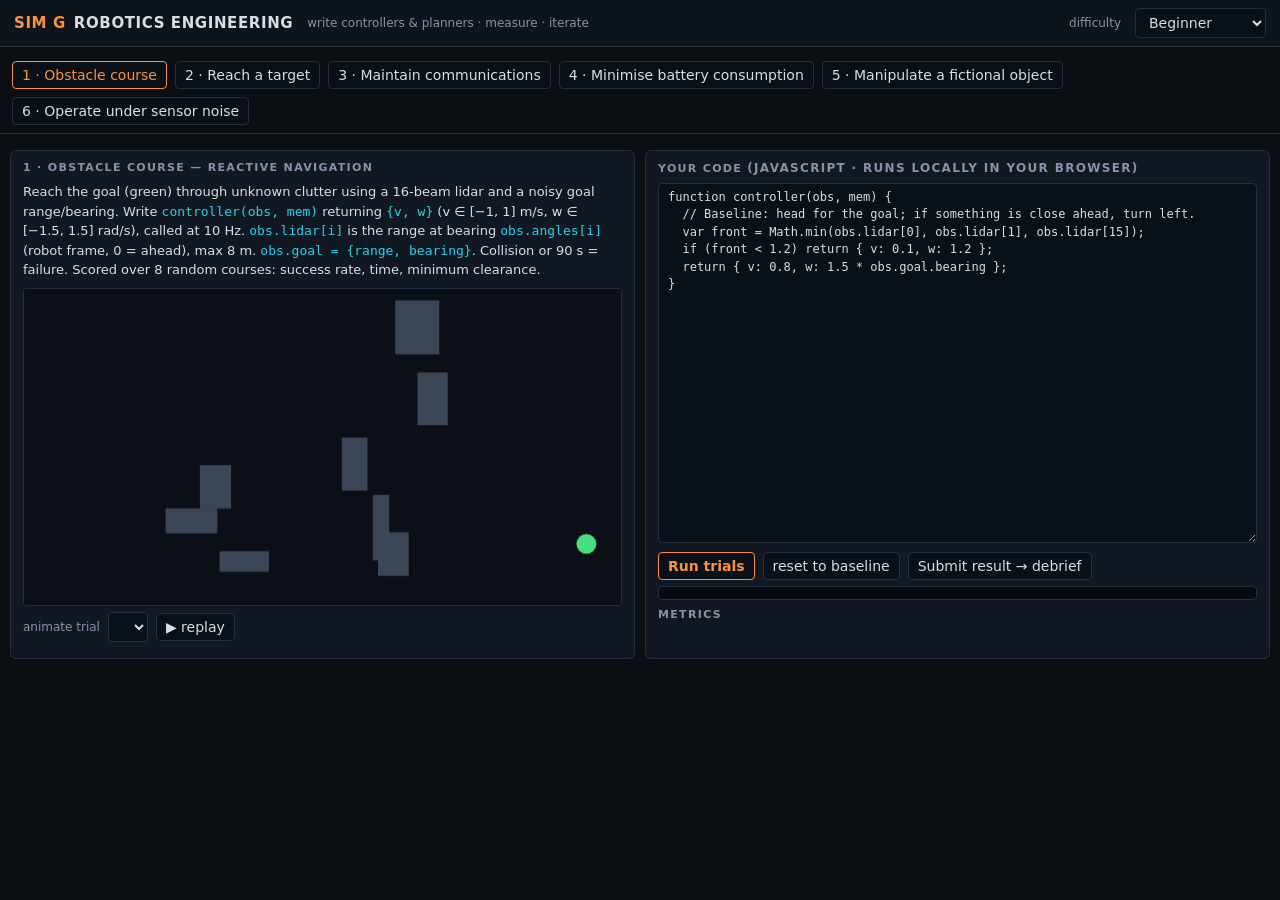
<file: sims/robotics-engineering/index.html>
<!DOCTYPE html>
<html lang="en">
<head>
<meta charset="UTF-8">
<meta name="viewport" content="width=device-width, initial-scale=1">
<title>Sim G · Robotics Engineering</title>
<link rel="stylesheet" href="../common/sim.css">
<style>
  .layout { grid-template-columns: 1fr 1fr; }
  textarea { width: 100%; height: 360px; font-family: var(--mono); font-size: 12px; line-height: 1.45; white-space: pre; tab-size: 2; }
  .tabs button.active { border-color: var(--accent); color: var(--accent); }
  table.m { width: 100%; border-collapse: collapse; font-family: var(--mono); font-size: 12px; }
  table.m td, table.m th { border-bottom: 1px solid var(--line); padding: 3px 6px; text-align: right; }
  table.m td:first-child, table.m th:first-child { text-align: left; }
  #desc { font-size: 13px; line-height: 1.5; }
  #desc code { font-family: var(--mono); color: var(--cyan); }
  @media (max-width: 1100px) { .layout { grid-template-columns: 1fr; } }
</style>
</head>
<body>
<div class="row tabs" id="tabs" style="padding:8px 12px;border-bottom:1px solid var(--line)"></div>
<div class="layout">
  <div class="panel">
    <h2 id="ctitle"></h2>
    <div id="desc"></div>
    <canvas id="world" style="margin-top:8px"></canvas>
    <div class="row"><label>animate trial</label><select id="trialSel"></select><button id="anim">▶ replay</button><span class="hint" id="animInfo"></span></div>
  </div>
  <div class="panel">
    <h2>Your code <span class="hint">(JavaScript · runs locally in your browser)</span></h2>
    <textarea id="code" spellcheck="false"></textarea>
    <div class="row"><button class="primary" id="run">Run trials</button><button id="resetCode">reset to baseline</button><button id="debrief">Submit result → debrief</button></div>
    <div class="log" id="out" style="max-height:120px"></div>
    <h2 style="margin-top:8px">Metrics</h2>
    <div id="metrics"></div>
  </div>
</div>
<script src="../common/eod.js"></script>
<script>
(function () {
  'use strict';
  var U = EOD.util, level;
  var diff = EOD.ui.difficultySelect(function (v) { level = v; });
  level = diff.value;
  EOD.ui.header('G', 'Robotics Engineering', 'write controllers & planners · measure · iterate', [U.el('span', { class: 'hint' }, 'difficulty'), diff]);
  var seed0 = EOD.seedFromUrl();
  var out = EOD.ui.logger(U.$('#out'));
  function noiseScale() { return { Beginner: 0.5, Intermediate: 1, Advanced: 1.6, Expert: 2.4 }[level]; }
  function wrap(a) { return Math.atan2(Math.sin(a), Math.cos(a)); }
  var LIB = { wrap: wrap, clamp: U.clamp, hypot: Math.hypot };

  // ======================================================= shared 2D world utilities
  function boxSegs(boxes) { var s = []; boxes.forEach(function (b) { var x = b[0], y = b[1], w = b[2], h = b[3]; s.push([x, y, x + w, y], [x + w, y, x + w, y + h], [x + w, y + h, x, y + h], [x, y + h, x, y]); }); return s; }
  function ray(segs, ox, oy, a, maxD) {
    var dx = Math.cos(a), dy = Math.sin(a), best = maxD;
    for (var i = 0; i < segs.length; i++) { var s = segs[i], ex = s[2] - s[0], ey = s[3] - s[1], den = dx * ey - dy * ex; if (Math.abs(den) < 1e-12) continue;
      var t = ((s[0] - ox) * ey - (s[1] - oy) * ex) / den, u = ((s[0] - ox) * dy - (s[1] - oy) * dx) / den; if (t > 0 && t < best && u >= 0 && u <= 1) best = t; }
    return best;
  }
  function inBox(boxes, x, y, r) { for (var i = 0; i < boxes.length; i++) { var b = boxes[i]; if (x > b[0] - r && x < b[0] + b[2] + r && y > b[1] - r && y < b[1] + b[3] + r) return true; } return false; }
  function view(cv, W, H) { var g = EOD.hidpi(cv, Math.round((cv.clientWidth || 600) * H / W)); g.s = g.w / W; g.ctx.fillStyle = '#0b1017'; g.ctx.fillRect(0, 0, g.w, g.h); return g; }
  function drawBoxes(g, boxes, col) { boxes.forEach(function (b) { g.ctx.fillStyle = col || '#3b4757'; g.ctx.fillRect(b[0] * g.s, b[1] * g.s, b[2] * g.s, b[3] * g.s); }); }
  function drawRobot(g, x, y, th, col) { var c = g.ctx; c.save(); c.translate(x * g.s, y * g.s); c.rotate(th); c.fillStyle = col || '#fb923c'; c.fillRect(-0.35 * g.s, -0.25 * g.s, 0.7 * g.s, 0.5 * g.s); c.fillStyle = '#fff'; c.fillRect(0.2 * g.s, -0.05 * g.s, 0.15 * g.s, 0.1 * g.s); c.restore(); }
  function drawPath(g, pts, col) { var c = g.ctx; c.strokeStyle = col; c.beginPath(); pts.forEach(function (p, i) { if (i) c.lineTo(p[0] * g.s, p[1] * g.s); else c.moveTo(p[0] * g.s, p[1] * g.s); }); c.stroke(); }

  // ======================================================= challenges
  var CH = {};

  // ---------- 1 · obstacle course (reactive navigation with lidar)
  CH.course = {
    title: '1 · Obstacle course — reactive navigation', W: 30, H: 16,
    desc: 'Reach the goal (green) through unknown clutter using a 16-beam lidar and a noisy goal range/bearing. Write <code>controller(obs, mem)</code> returning <code>{v, w}</code> (v ∈ [−1, 1] m/s, w ∈ [−1.5, 1.5] rad/s), called at 10 Hz. <code>obs.lidar[i]</code> is the range at bearing <code>obs.angles[i]</code> (robot frame, 0 = ahead), max 8 m. <code>obs.goal = {range, bearing}</code>. Collision or 90 s = failure. Scored over 8 random courses: success rate, time, minimum clearance.',
    code: "function controller(obs, mem) {\n  // Baseline: head for the goal; if something is close ahead, turn left.\n  var front = Math.min(obs.lidar[0], obs.lidar[1], obs.lidar[15]);\n  if (front < 1.2) return { v: 0.1, w: 1.2 };\n  return { v: 0.8, w: 1.5 * obs.goal.bearing };\n}",
    gen: function (r) {
      var boxes = [], n = { Beginner: 8, Intermediate: 12, Advanced: 16, Expert: 20 }[level];
      for (var i = 0; i < n; i++) { var w = r.uniform(0.8, 2.6), h = r.uniform(0.8, 3.5), x = r.uniform(5, 25 - w), y = r.uniform(0.5, 15.5 - h); boxes.push([x, y, w, h]); }
      var walls = [[0, -1, 30, 1], [0, 16, 30, 1], [-1, 0, 1, 16], [30, 0, 1, 16]];
      var goal = [r.uniform(27, 29), r.uniform(2, 14)];
      boxes = boxes.filter(function (b) { return !(goal[0] > b[0] - 1 && goal[0] < b[0] + b[2] + 1 && goal[1] > b[1] - 1 && goal[1] < b[1] + b[3] + 1); });
      return { boxes: boxes.concat(walls), vis: boxes, start: [1.5, 8, 0], goal: goal };
    },
    run: function (fn, w, r) {
      var segs = boxSegs(w.boxes), x = w.start[0], y = w.start[1], th = w.start[2], mem = {}, path = [[x, y]], minClr = 99, ns = noiseScale();
      var angles = []; for (var k = 0; k < 16; k++) angles.push(wrap(k * 2 * Math.PI / 16));
      for (var t = 0; t < 900; t++) {
        var lid = angles.map(function (a) { var d = ray(segs, x, y, th + a, 8); minClr = Math.min(minClr, d); return Math.max(0, d + r.normal(0, 0.03 * ns)); });
        var gd = Math.hypot(w.goal[0] - x, w.goal[1] - y), gb = wrap(Math.atan2(w.goal[1] - y, w.goal[0] - x) - th);
        if (gd < 0.5) return { ok: true, t: t / 10, path: path, clr: minClr };
        var u; try { u = fn({ lidar: lid, angles: angles, goal: { range: gd + r.normal(0, 0.1 * ns), bearing: gb + r.normal(0, 0.03 * ns) }, t: t / 10 }, mem) || {}; } catch (e) { return { ok: false, err: e.message, path: path, t: t / 10, clr: minClr }; }
        var v = U.clamp(+u.v || 0, -1, 1), om = U.clamp(+u.w || 0, -1.5, 1.5);
        th += om * 0.1; var nx = x + v * Math.cos(th) * 0.1, ny = y + v * Math.sin(th) * 0.1;
        if (inBox(w.boxes, nx, ny, 0.3)) return { ok: false, crash: true, path: path, t: t / 10, clr: 0 };
        x = nx; y = ny; path.push([x, y]);
      }
      return { ok: false, timeout: true, path: path, t: 90, clr: minClr };
    },
    draw: function (g, w, res) { drawBoxes(g, w.vis); g.ctx.fillStyle = '#4ade80'; g.ctx.beginPath(); g.ctx.arc(w.goal[0] * g.s, w.goal[1] * g.s, 0.5 * g.s, 0, 7); g.ctx.fill(); if (res) drawPath(g, res.path, res.ok ? '#22d3ee' : '#f87171'); },
    metrics: function (rs) { var ok = rs.filter(function (r) { return r.ok; }); return [['success rate', (100 * ok.length / rs.length).toFixed(0) + ' %'], ['mean time (successes)', ok.length ? (ok.reduce(function (a, r) { return a + r.t; }, 0) / ok.length).toFixed(1) + ' s' : '—'], ['crashes', rs.filter(function (r) { return r.crash; }).length], ['timeouts', rs.filter(function (r) { return r.timeout; }).length], ['min clearance (median)', median(rs.map(function (r) { return r.clr; })).toFixed(2) + ' m']]; },
    score: function (rs) { var ok = rs.filter(function (r) { return r.ok; }).length / rs.length; return [{ label: 'Success', value: 100 * ok }, { label: 'Safety (no crashes)', value: 100 * (1 - rs.filter(function (r) { return r.crash; }).length / rs.length) }]; },
    lessons: ['Pure reactive rules (turn-left-when-blocked) get trapped in concave obstacles (local minima) — add memory (bug algorithms) or plan on a map (06.8).', 'Treat clearance as a cost, not just a constraint: standoff from hazards matters in EOD.', 'Noise in bearing is amplified by high heading gains — tune for robustness, not speed.'],
    links: ['lessons/stage-06/lesson-08', 'lessons/stage-06/lesson-04']
  };

  // ---------- 2 · arm reach (inverse kinematics)
  CH.ik = {
    title: '2 · Reach a target — inverse kinematics', W: 5, H: 3.2,
    desc: 'A planar 2-link arm (l₁ = 1.0 m, l₂ = 0.8 m, base at the origin). Write <code>ik(x, y)</code> returning joint angles <code>[q1, q2]</code> (radians) whose forward kinematics reaches (x, y), or <code>null</code> if the point is unreachable. Joint limits: q1 ∈ [−π, π], q2 ∈ [−π, π]. 40 random targets (some unreachable). Score: fraction reached within 1 cm + correct unreachable calls. (Lesson 06.3.)',
    code: "function ik(x, y) {\n  // Baseline: point the whole arm at the target (wrong for most targets).\n  return [Math.atan2(y, x), 0];\n}",
    gen: function (r) { var ts = []; for (var i = 0; i < 40; i++) { var rad = r.bernoulli(0.2) ? r.uniform(1.85, 2.2) : r.bernoulli(0.1) ? r.uniform(0, 0.18) : r.uniform(0.25, 1.78), a = r.uniform(-0.3, Math.PI + 0.3); ts.push([rad * Math.cos(a), rad * Math.sin(a)]); } return { targets: ts }; },
    run: function (fn, w) {
      var res = [];
      w.targets.forEach(function (p) {
        var reach = Math.hypot(p[0], p[1]) <= 1.8 + 1e-9 && Math.hypot(p[0], p[1]) >= 0.2 - 1e-9, q;
        try { q = fn(p[0], p[1]); } catch (e) { res.push({ p: p, ok: false, err: e.message }); return; }
        if (!q) { res.push({ p: p, ok: !reach, nullc: true, reach: reach }); return; }
        var ex = Math.cos(q[0]) + 0.8 * Math.cos(q[0] + q[1]), ey = Math.sin(q[0]) + 0.8 * Math.sin(q[0] + q[1]), err = Math.hypot(ex - p[0], ey - p[1]);
        res.push({ p: p, q: q, ok: reach && err < 0.01, err: err, reach: reach });
      });
      return { ok: res.filter(function (r) { return r.ok; }).length / res.length >= 0.95, items: res, path: [] };
    },
    draw: function (g, w, res) {
      var c = g.ctx, ox = 2.5, oy = 2.9, s = g.s; c.strokeStyle = '#1f2a38'; c.beginPath(); c.arc(ox * s, oy * s, 1.8 * s, Math.PI, 2 * Math.PI); c.stroke(); c.beginPath(); c.arc(ox * s, oy * s, 0.2 * s, Math.PI, 2 * Math.PI); c.stroke();
      (res ? res.items : w.targets.map(function (p) { return { p: p }; })).forEach(function (it) {
        c.fillStyle = it.ok === undefined ? '#9fb0c6' : it.ok ? '#4ade80' : '#f87171'; c.beginPath(); c.arc((ox + it.p[0]) * s, (oy - it.p[1]) * s, 3, 0, 7); c.fill();
      });
      var last = res && res.items.filter(function (i) { return i.q; }).pop();
      if (last) { var q = last.q, ex = Math.cos(q[0]), ey = Math.sin(q[0]), fx = ex + 0.8 * Math.cos(q[0] + q[1]), fy = ey + 0.8 * Math.sin(q[0] + q[1]);
        c.strokeStyle = '#d6deea'; c.lineWidth = 4; c.beginPath(); c.moveTo(ox * s, oy * s); c.lineTo((ox + ex) * s, (oy - ey) * s); c.lineTo((ox + fx) * s, (oy - fy) * s); c.stroke(); c.lineWidth = 1; }
    },
    metrics: function (rs) { var it = rs[0].items; return [['reached within 1 cm', it.filter(function (i) { return i.ok && i.reach; }).length + ' / ' + it.filter(function (i) { return i.reach; }).length], ['unreachable correctly rejected', it.filter(function (i) { return i.ok && !i.reach; }).length + ' / ' + it.filter(function (i) { return !i.reach; }).length], ['median error (answered)', median(it.filter(function (i) { return isFinite(i.err); }).map(function (i) { return i.err; })).toExponential(2) + ' m']]; },
    score: function (rs) { var it = rs[0].items; return [{ label: 'IK accuracy', value: 100 * it.filter(function (i) { return i.ok; }).length / it.length }]; },
    lessons: ['Law of cosines: cos q₂ = (x² + y² − l₁² − l₂²)/(2 l₁ l₂); q₁ = atan2(y, x) − atan2(l₂ sin q₂, l₁ + l₂ cos q₂). Two solutions (elbow up/down).', 'Reachable set is an annulus |l₁ − l₂| ≤ r ≤ l₁ + l₂; test it before taking acos.', 'Numerical IK (damped least squares) generalises to arms without closed forms.'],
    links: ['lessons/stage-06/lesson-03', 'projects/p08-manipulator/README']
  };

  // ---------- 3 · maintain communications (relay placement)
  CH.comms = {
    title: '3 · Maintain communications — relay placement', W: 40, H: 24,
    desc: 'The robot must drive the route (dashed) from the operator (cyan) to the object behind the buildings. Link model per hop: margin = 46 − 20·log₁₀(d) − 22·(buildings crossed) dB; a hop works if margin ≥ 6 dB. Write <code>relays(route, buildings, ocu, maxRelays)</code> returning up to <code>maxRelays</code> relay positions <code>[[x,y],…]</code> (not inside buildings). Score: fraction of route points with a working chain to the OCU (relays may chain).',
    code: "function relays(route, buildings, ocu, maxRelays) {\n  // Baseline: put relays evenly along the straight line from the OCU to the end of the route.\n  var end = route[route.length - 1], out = [];\n  for (var i = 1; i <= maxRelays; i++) {\n    var f = i / (maxRelays + 1);\n    out.push([ocu[0] + f * (end[0] - ocu[0]), ocu[1] + f * (end[1] - ocu[1])]);\n  }\n  return out;\n}",
    gen: function (r) {
      var b = [[10, 3, 6, 8], [10, 14, 6, 7], [22, 0, 5, 10], [22, 13, 5, 11], [31, 6, 4, 12]].map(function (x) { return [x[0] + r.uniform(-1, 1), x[1] + r.uniform(-0.5, 0.5), x[2], x[3]]; });
      var route = [[3, 12], [8, 12], [8.5, 12.5], [18, 12.5], [19, 11], [19.5, 5], [20, 2], [29, 11.5], [29.5, 20], [38, 21]];
      return { b: b, route: densify(route, 0.5), ocu: [2, 12], max: { Beginner: 4, Intermediate: 3, Advanced: 2, Expert: 2 }[level] };
    },
    run: function (fn, w) {
      var rel; try { rel = fn(w.route.map(function (p) { return p.slice(); }), w.b.map(function (x) { return x.slice(); }), w.ocu.slice(), w.max) || []; } catch (e) { return { ok: false, err: e.message, cov: 0, path: [] }; }
      rel = rel.slice(0, w.max).filter(function (p) { return !inBox(w.b, p[0], p[1], 0); });
      var nodes = [w.ocu].concat(rel);
      function hop(a, b) { var d = Math.max(1, Math.hypot(a[0] - b[0], a[1] - b[1])); var n = 0; /* link model: see desc */ w.b.forEach(function (bx) { for (var k = 1; k < 40; k++) { var px = a[0] + (b[0] - a[0]) * k / 40, py = a[1] + (b[1] - a[1]) * k / 40; if (px > bx[0] && px < bx[0] + bx[2] && py > bx[1] && py < bx[1] + bx[3]) { n++; break; } } }); return 46 - 20 * Math.log10(d) - 22 * n >= 6; }
      var conn = [true]; for (var it = 0; it < nodes.length; it++) for (var i = 1; i < nodes.length; i++) if (!conn[i]) for (var j = 0; j < nodes.length; j++) if (conn[j] && hop(nodes[i], nodes[j])) { conn[i] = true; break; }
      var cov = w.route.map(function (p) { return nodes.some(function (n, i) { return conn[i] && hop(n, p); }); });
      return { ok: cov.every(Boolean), cov: cov.filter(Boolean).length / cov.length, covArr: cov, rel: rel, conn: conn, path: [] };
    },
    draw: function (g, w, res) {
      drawBoxes(g, w.b); var c = g.ctx; c.fillStyle = '#22d3ee'; c.fillRect(w.ocu[0] * g.s - 5, w.ocu[1] * g.s - 5, 10, 10);
      w.route.forEach(function (p, i) { c.fillStyle = res ? (res.covArr[i] ? '#4ade80' : '#f87171') : '#9fb0c6'; c.fillRect(p[0] * g.s - 2, p[1] * g.s - 2, 4, 4); });
      if (res && res.rel) res.rel.forEach(function (p, i) { c.fillStyle = res.conn[i + 1] ? '#facc15' : '#6b7280'; c.beginPath(); c.arc(p[0] * g.s, p[1] * g.s, 6, 0, 7); c.fill(); });
    },
    metrics: function (rs) { return [['route coverage', (100 * rs[0].cov).toFixed(1) + ' %'], ['relays used', (rs[0].rel || []).length + ' / ' + CH.comms.world.max]]; },
    score: function (rs) { return [{ label: 'Route coverage', value: 100 * rs[0].cov }]; },
    lessons: ['Buildings, not distance, dominate the budget here: 22 dB per obstruction equals a ~13× distance increase.', 'Place relays at corners that see both the previous node and the next leg (line-of-sight chaining).', 'A fibre tether removes the radio problem at the cost of mobility and snagging risk.'],
    links: ['lessons/stage-06/lesson-09', 'lessons/stage-01/lesson-07']
  };

  // ---------- 4 · minimise energy (planning on a cost map)
  CH.energy = {
    title: '4 · Minimise battery consumption — cost-map planning', W: 30, H: 20,
    desc: 'Terrain grid (1 m cells): paved (cost 1), grass (1.8), mud (4), rubble (impassable). Energy of a path = Σ cell cost × step length (8-connected; diagonal = √2). Write <code>plan(grid, start, goal)</code> returning a list of cells <code>[[i,j],…]</code> from start to goal. <code>grid[j][i]</code> is the cost (Infinity = impassable). Score: optimal energy / your energy (and validity).',
    code: "function plan(grid, start, goal) {\n  // Baseline: straight line (ignores terrain costs).\n  var path = [], n = Math.max(Math.abs(goal[0]-start[0]), Math.abs(goal[1]-start[1]));\n  for (var k = 0; k <= n; k++) path.push([Math.round(start[0] + (goal[0]-start[0])*k/n), Math.round(start[1] + (goal[1]-start[1])*k/n)]);\n  return path;\n}",
    gen: function (r) {
      for (var attempt = 0; attempt < 50; attempt++) { var w = this.gen1(r); if (isFinite(w.opt.E)) return w; }
      return w;
    },
    gen1: function (r) {
      var G = [], W = 30, H = 20;
      var blobs = []; for (var b = 0; b < 9; b++) blobs.push([r.uniform(4, 26), r.uniform(0, 20), r.uniform(2, 5), r.pick([1.8, 4, 4, Infinity])]);
      for (var j = 0; j < H; j++) { G.push([]); for (var i = 0; i < W; i++) { var c = 1; blobs.forEach(function (bl) { if (Math.hypot(i - bl[0], (j - bl[1]) * 1.2) < bl[2]) c = Math.max(c, bl[3]); }); G[j].push(c); } }
      var s = [1, r.int(2, 17)], g = [28, r.int(2, 17)]; G[s[1]][s[0]] = 1; G[g[1]][g[0]] = 1;
      var o = dijkstra(G, s, g); if (o.E === undefined) o.E = Infinity; return { G: G, s: s, g: g, opt: o };
    },
    run: function (fn, w) {
      var p; try { p = fn(w.G.map(function (r) { return r.slice(); }), w.s.slice(), w.g.slice()); } catch (e) { return { ok: false, err: e.message, path: [] }; }
      if (!p || !p.length) return { ok: false, err: 'no path', path: [] };
      var E = 0, valid = p[0][0] === w.s[0] && p[0][1] === w.s[1] && p[p.length - 1][0] === w.g[0] && p[p.length - 1][1] === w.g[1];
      for (var k = 1; k < p.length; k++) { var di = Math.abs(p[k][0] - p[k - 1][0]), dj = Math.abs(p[k][1] - p[k - 1][1]); if (di > 1 || dj > 1) valid = false; var c = w.G[p[k][1]] && w.G[p[k][1]][p[k][0]]; if (c === undefined || !isFinite(c)) valid = false; E += (c || 0) * (di && dj ? Math.SQRT2 : 1); }
      return { ok: valid && E <= w.opt.E * 1.02, valid: valid, E: E, path: p.map(function (q) { return [q[0] + 0.5, q[1] + 0.5]; }), opt: w.opt };
    },
    draw: function (g, w, res) {
      var c = g.ctx; for (var j = 0; j < w.G.length; j++) for (var i = 0; i < w.G[0].length; i++) { var v = w.G[j][i]; c.fillStyle = !isFinite(v) ? '#6b4f3a' : v >= 4 ? '#3b2f22' : v > 1 ? '#1f3322' : '#20262e'; c.fillRect(i * g.s, j * g.s, g.s + 0.5, g.s + 0.5); }
      c.fillStyle = '#22d3ee'; c.fillRect(w.s[0] * g.s, w.s[1] * g.s, g.s, g.s); c.fillStyle = '#4ade80'; c.fillRect(w.g[0] * g.s, w.g[1] * g.s, g.s, g.s);
      if (res) { drawPath(g, w.opt.path.map(function (q) { return [q[0] + 0.5, q[1] + 0.5]; }), 'rgba(74,222,128,.5)'); if (res.path) drawPath(g, res.path, res.valid ? '#fb923c' : '#f87171'); }
    },
    metrics: function (rs) { var r = rs[0]; return [['valid path', r.valid ? 'yes' : 'NO'], ['your energy', r.E ? r.E.toFixed(1) : '—'], ['optimal energy', r.opt ? r.opt.E.toFixed(1) : '—'], ['efficiency', r.E ? (100 * r.opt.E / r.E).toFixed(1) + ' %' : '—']]; },
    score: function (rs) { var r = rs[0]; return [{ label: 'Energy efficiency', value: r.valid && r.E ? 100 * r.opt.E / r.E : 0 }]; },
    lessons: ['Dijkstra/A* on the cost map gives the optimum; with an admissible heuristic (octile distance × min cost) A* explores far fewer cells.', 'Battery is the binding constraint for many EOD robot tasks — plan energy, not distance.', 'Add hazard standoff as another cost layer (06.8).'],
    links: ['lessons/stage-06/lesson-08', 'projects/p06-path-planning/README']
  };

  // ---------- 5 · manipulate a fictional object (quasi-static pushing)
  CH.push = {
    title: '5 · Manipulate a fictional object — push it into the zone', W: 16, H: 10,
    desc: 'A fictional inert crate (circle, r = 0.4 m) must be pushed into the target zone (green, r = 0.8 m) without the robot touching the walls. Quasi-static pushing: when the robot overlaps the crate, the crate is displaced along the contact normal. <code>controller(obs, mem)</code> receives <code>obs.robot {x,y,th}</code>, <code>obs.box {x,y}</code> (σ noise), <code>obs.zone {x,y}</code>; return <code>{v,w}</code>. 6 trials, 60 s each.',
    code: "function controller(obs, mem) {\n  // Baseline: drive straight at the crate (it slides off sideways).\n  var r = obs.robot, b = obs.box;\n  var a = Math.atan2(b.y - r.y, b.x - r.x);\n  return { v: 0.6, w: 2 * LIB.wrap(a - r.th) };\n}",
    gen: function (r) { return { robot: [2, r.uniform(2, 8), 0], box: [r.uniform(6, 9), r.uniform(3, 7)], zone: [r.uniform(12, 14), r.uniform(2, 8)] }; },
    run: function (fn, w, r) {
      var x = w.robot[0], y = w.robot[1], th = w.robot[2], bx = w.box[0], by = w.box[1], mem = {}, path = [[x, y]], bpath = [[bx, by]], ns = noiseScale();
      for (var t = 0; t < 600; t++) {
        if (Math.hypot(bx - w.zone[0], by - w.zone[1]) < 0.8 - 0.4 * 0.5) return { ok: true, t: t / 10, path: path, bpath: bpath };
        var u; try { u = fn({ robot: { x: x, y: y, th: th }, box: { x: bx + r.normal(0, 0.03 * ns), y: by + r.normal(0, 0.03 * ns) }, zone: { x: w.zone[0], y: w.zone[1] }, t: t / 10 }, mem) || {}; } catch (e) { return { ok: false, err: e.message, path: path, bpath: bpath }; }
        var v = U.clamp(+u.v || 0, -1, 1), om = U.clamp(+u.w || 0, -1.5, 1.5);
        th += om * 0.1; x += v * Math.cos(th) * 0.1; y += v * Math.sin(th) * 0.1;
        if (x < 0.35 || y < 0.35 || x > 15.65 || y > 9.65) return { ok: false, crash: true, path: path, bpath: bpath };
        var d = Math.hypot(bx - x, by - y), mind = 0.75;
        if (d < mind) { var nx = (bx - x) / d, ny = (by - y) / d; bx += nx * (mind - d); by += ny * (mind - d); }
        if (bx < 0.4 || by < 0.4 || bx > 15.6 || by > 9.6) return { ok: false, lost: true, path: path, bpath: bpath };
        path.push([x, y]); bpath.push([bx, by]);
      }
      return { ok: false, timeout: true, path: path, bpath: bpath };
    },
    draw: function (g, w, res) {
      var c = g.ctx; c.strokeStyle = '#3b4757'; c.strokeRect(1, 1, g.w - 2, g.h - 2);
      c.fillStyle = 'rgba(74,222,128,.25)'; c.beginPath(); c.arc(w.zone[0] * g.s, w.zone[1] * g.s, 0.8 * g.s, 0, 7); c.fill();
      var b = res && res.bpath.length ? res.bpath[res.bpath.length - 1] : w.box; c.fillStyle = '#a3845c'; c.beginPath(); c.arc(b[0] * g.s, b[1] * g.s, 0.4 * g.s, 0, 7); c.fill();
      if (res) { drawPath(g, res.path, res.ok ? '#22d3ee' : '#f87171'); drawPath(g, res.bpath, '#a3845c'); }
    },
    metrics: function (rs) { return [['success', rs.filter(function (r) { return r.ok; }).length + ' / ' + rs.length], ['wall contacts', rs.filter(function (r) { return r.crash; }).length], ['crate pushed out of area', rs.filter(function (r) { return r.lost; }).length]]; },
    score: function (rs) { return [{ label: 'Manipulation success', value: 100 * rs.filter(function (r) { return r.ok; }).length / rs.length }]; },
    lessons: ['Stable pushing needs the robot behind the crate on the crate→zone line: first go to a pre-push pose, then push along the line and correct laterally.', 'This is the planar version of manipulation planning: pre-grasp/pre-push poses, then a constrained motion.', 'Uncertainty in the object pose (noise) argues for slow, closed-loop corrections.'],
    links: ['lessons/stage-06/lesson-03', 'lessons/stage-06/lesson-08']
  };

  // ---------- 6 · navigate with noisy sensors (estimation)
  CH.noisy = {
    title: '6 · Operate under sensor noise — localise and stop on the mark', W: 24, H: 16,
    desc: 'Drive to the goal and <b>stop</b> within 0.5 m (declare arrival by returning <code>{v:0, w:0, done:true}</code>). You get noisy odometry increments <code>obs.odo = {dd, dth}</code> each step (biased & noisy) and, when within 7 m of a landmark with line of sight, range/bearing <code>obs.marks = [{id, range, bearing}]</code>. Landmark positions <code>obs.map</code> and your start pose are known. Dead reckoning alone drifts — fuse the landmarks (lesson 06.6). 8 trials.',
    code: "function controller(obs, mem) {\n  // Baseline: dead reckoning only.\n  if (!mem.x) { mem.x = obs.start.x; mem.y = obs.start.y; mem.th = obs.start.th; }\n  mem.th += obs.odo.dth; mem.x += obs.odo.dd * Math.cos(mem.th); mem.y += obs.odo.dd * Math.sin(mem.th);\n  var dx = obs.goal.x - mem.x, dy = obs.goal.y - mem.y;\n  if (Math.hypot(dx, dy) < 0.2) return { v: 0, w: 0, done: true };\n  return { v: Math.min(0.8, Math.hypot(dx, dy)), w: 2 * LIB.wrap(Math.atan2(dy, dx) - mem.th) };\n}",
    gen: function (r) { var marks = []; for (var i = 0; i < 6; i++) marks.push({ id: i, x: r.uniform(3, 21), y: r.uniform(2, 14) }); return { start: { x: 2, y: r.uniform(3, 13), th: 0 }, goal: { x: r.uniform(18, 22), y: r.uniform(2, 14) }, marks: marks, bias: r.uniform(0.9, 1.1), wbias: r.normal(0, 0.02) }; },
    run: function (fn, w, r) {
      var x = w.start.x, y = w.start.y, th = w.start.th, mem = {}, path = [[x, y]], ns = noiseScale(), lastv = 0, lastw = 0;
      for (var t = 0; t < 900; t++) {
        var dd = lastv * 0.1, dth = lastw * 0.1;
        var odo = { dd: dd * w.bias * (1 + r.normal(0, 0.03 * ns)), dth: dth + w.wbias * 0.1 * ns + r.normal(0, 0.01 * ns) };
        var marks = w.marks.filter(function (m) { return Math.hypot(m.x - x, m.y - y) < 7; }).map(function (m) { return { id: m.id, range: Math.hypot(m.x - x, m.y - y) + r.normal(0, 0.08 * ns), bearing: wrap(Math.atan2(m.y - y, m.x - x) - th + r.normal(0, 0.03 * ns)) }; });
        var u; try { u = fn({ odo: odo, marks: marks, map: w.marks.map(function (m) { return { id: m.id, x: m.x, y: m.y }; }), start: w.start, goal: w.goal, t: t / 10 }, mem) || {}; } catch (e) { return { ok: false, err: e.message, path: path }; }
        if (u.done) { var e2 = Math.hypot(x - w.goal.x, y - w.goal.y); return { ok: e2 < 0.5, err: e2, path: path, t: t / 10 }; }
        lastv = U.clamp(+u.v || 0, -1, 1); lastw = U.clamp(+u.w || 0, -1.5, 1.5);
        th += lastw * 0.1; x += lastv * Math.cos(th) * 0.1; y += lastv * Math.sin(th) * 0.1; path.push([x, y]);
      }
      return { ok: false, timeout: true, err: Math.hypot(x - w.goal.x, y - w.goal.y), path: path };
    },
    draw: function (g, w, res) { var c = g.ctx; w.marks.forEach(function (m) { c.fillStyle = '#c9b458'; c.fillRect(m.x * g.s - 3, m.y * g.s - 3, 6, 6); c.strokeStyle = 'rgba(201,180,88,.15)'; c.beginPath(); c.arc(m.x * g.s, m.y * g.s, 7 * g.s, 0, 7); c.stroke(); });
      c.fillStyle = 'rgba(74,222,128,.35)'; c.beginPath(); c.arc(w.goal.x * g.s, w.goal.y * g.s, 0.5 * g.s, 0, 7); c.fill(); if (res) drawPath(g, res.path, res.ok ? '#22d3ee' : '#f87171'); },
    metrics: function (rs) { return [['stopped within 0.5 m', rs.filter(function (r) { return r.ok; }).length + ' / ' + rs.length], ['median final error', median(rs.map(function (r) { return r.err || 99; })).toFixed(2) + ' m']]; },
    score: function (rs) { return [{ label: 'Localisation success', value: 100 * rs.filter(function (r) { return r.ok; }).length / rs.length }]; },
    lessons: ['Odometry scale bias and heading drift make dead-reckoning error grow with distance; heading error dominates.', 'An EKF with range-bearing landmark updates bounds the error; route past landmarks deliberately (active localisation).', 'Declare arrival only when your uncertainty is small — "done" is a decision under uncertainty.'],
    links: ['lessons/stage-06/lesson-06', 'projects/p04-localization/README']
  };

  function densify(pts, step) { var out = []; for (var i = 1; i < pts.length; i++) { var a = pts[i - 1], b = pts[i], n = Math.max(1, Math.ceil(Math.hypot(b[0] - a[0], b[1] - a[1]) / step)); for (var k = 0; k < n; k++) out.push([a[0] + (b[0] - a[0]) * k / n, a[1] + (b[1] - a[1]) * k / n]); } out.push(pts[pts.length - 1]); return out; }
  function median(a) { a = a.filter(isFinite).slice().sort(function (x, y) { return x - y; }); return a.length ? a[Math.floor(a.length / 2)] : NaN; }
  function dijkstra(G, s, g) {
    var H = G.length, W = G[0].length, dist = {}, prev = {}, key = function (i, j) { return i + ',' + j; }, open = [[0, s[0], s[1]]]; dist[key(s[0], s[1])] = 0;
    while (open.length) {
      open.sort(function (a, b) { return a[0] - b[0]; }); var cur = open.shift(), i = cur[1], j = cur[2];
      if (cur[0] > dist[key(i, j)]) continue; if (i === g[0] && j === g[1]) break;
      for (var di = -1; di <= 1; di++) for (var dj = -1; dj <= 1; dj++) { if (!di && !dj) continue; var ni = i + di, nj = j + dj; if (ni < 0 || nj < 0 || ni >= W || nj >= H || !isFinite(G[nj][ni])) continue;
        var nd = cur[0] + G[nj][ni] * (di && dj ? Math.SQRT2 : 1), k2 = key(ni, nj); if (dist[k2] === undefined || nd < dist[k2]) { dist[k2] = nd; prev[k2] = [i, j]; open.push([nd, ni, nj]); } }
    }
    var p = [g.slice()], k = key(g[0], g[1]); while (prev[k]) { p.unshift(prev[k]); k = key(prev[k][0], prev[k][1]); }
    return { E: dist[key(g[0], g[1])], path: p };
  }

  // ======================================================= UI glue
  var cur = 'course', results = null, worlds = null;
  var tabsEl = U.$('#tabs');
  Object.keys(CH).forEach(function (k) { var b = U.el('button', { 'data-k': k }, CH[k].title.split(' — ')[0]); b.onclick = function () { select(k); }; tabsEl.appendChild(b); });
  function saved(k) { try { return localStorage.getItem('eod-simG-' + k); } catch (e) { return null; } }
  function select(k) {
    cur = k; var c = CH[k]; results = null;
    tabsEl.querySelectorAll('button').forEach(function (b) { b.classList.toggle('active', b.dataset.k === k); });
    U.$('#ctitle').textContent = c.title; U.$('#desc').innerHTML = c.desc;
    U.$('#code').value = saved(k) || c.code; U.$('#metrics').innerHTML = ''; U.$('#trialSel').innerHTML = '';
    var r = EOD.rng(seed0 + k.length * 101); c.world = c.gen(r); worlds = [c.world];
    drawCur();
  }
  function drawCur(res) { var c = CH[cur], g = view(U.$('#world'), c.W, c.H); c.draw(g, (worlds && worlds[+U.$('#trialSel').value || 0]) || c.world, res); }
  U.$('#code').addEventListener('input', function () { try { localStorage.setItem('eod-simG-' + cur, this.value); } catch (e) {} });
  U.$('#resetCode').onclick = function () { U.$('#code').value = CH[cur].code; try { localStorage.removeItem('eod-simG-' + cur); } catch (e) {} };
  U.$('#run').onclick = function () {
    var c = CH[cur], src = U.$('#code').value, fn;
    var name = { course: 'controller', ik: 'ik', comms: 'relays', energy: 'plan', push: 'controller', noisy: 'controller' }[cur];
    try { fn = new Function('LIB', src + '\n;return ' + name + ';')(LIB); } catch (e) { out('<span style="color:var(--red)">Compile error: ' + U.esc(e.message) + '</span>'); return; }
    var nTr = { course: 8, ik: 1, comms: 1, energy: 1, push: 6, noisy: 8 }[cur];
    worlds = []; results = [];
    var t0 = performance.now();
    for (var i = 0; i < nTr; i++) {
      var r = EOD.rng(seed0 + 1000 * i + cur.length * 101), w = i === 0 ? c.world : c.gen(r);
      if (i === 0 && (cur === 'comms' || cur === 'ik' || cur === 'energy')) w = c.world;
      worlds.push(w); results.push(c.run(fn, w, EOD.rng(seed0 + 7 * i + 3)));
    }
    var errs = results.filter(function (x) { return x.err && typeof x.err === 'string'; });
    if (errs.length) out('<span style="color:var(--red)">Runtime error: ' + U.esc(errs[0].err) + '</span>');
    out(c.title.split(' — ')[0] + ': ran ' + nTr + ' trial(s) in ' + (performance.now() - t0).toFixed(0) + ' ms');
    U.$('#metrics').innerHTML = '<table class="m">' + c.metrics(results).map(function (m) { return '<tr><td>' + m[0] + '</td><td>' + m[1] + '</td></tr>'; }).join('') + '</table>';
    U.$('#trialSel').innerHTML = results.map(function (x, i) { return '<option value="' + i + '">' + (i + 1) + (x.ok ? ' ✓' : ' ✗') + '</option>'; }).join('');
    drawCur(results[0]);
  };
  U.$('#trialSel').onchange = function () { if (results) drawCur(results[+this.value]); };
  U.$('#anim').onclick = function () {
    if (!results) return; var i = +U.$('#trialSel').value || 0, res = results[i], c = CH[cur];
    if (!res.path || !res.path.length) { drawCur(res); return; }
    var k = 0, N = res.path.length;
    (function tick() {
      var g = view(U.$('#world'), c.W, c.H); c.draw(g, worlds[i], null);
      drawPath(g, res.path.slice(0, k + 1), '#22d3ee');
      var p = res.path[k], q = res.path[Math.min(N - 1, k + 1)], th = Math.atan2(q[1] - p[1], q[0] - p[0]);
      if (res.bpath) { var b = res.bpath[Math.min(k, res.bpath.length - 1)]; g.ctx.fillStyle = '#a3845c'; g.ctx.beginPath(); g.ctx.arc(b[0] * g.s, b[1] * g.s, 0.4 * g.s, 0, 7); g.ctx.fill(); }
      drawRobot(g, p[0], p[1], th); U.$('#animInfo').textContent = 't = ' + (k / 10).toFixed(1) + ' s';
      k += 3; if (k < N) requestAnimationFrame(tick); else drawCur(res);
    })();
  };
  U.$('#debrief').onclick = function () {
    if (!results) { out('Run your code first.'); return; }
    var c = CH[cur];
    EOD.debrief.show({ title: c.title, seed: seed0, level: level, scores: c.score(results),
      observed: c.metrics(results).map(function (m) { return m[0] + ': ' + m[1]; }),
      decided: ['Your ' + ({ course: 'controller', ik: 'IK solver', comms: 'relay plan', energy: 'planner', push: 'pushing controller', noisy: 'estimator/controller' }[cur]) + ' (' + U.$('#code').value.split('\n').length + ' lines).'],
      missed: results.filter(function (r) { return !r.ok; }).slice(0, 5).map(function (r, i) { return 'Trial ' + (results.indexOf(r) + 1) + ': ' + (r.crash ? 'collision' : r.timeout ? 'timeout' : r.lost ? 'crate lost' : r.err && typeof r.err === 'string' ? r.err : 'objective not met') + '.'; }),
      uncertainty: ['Sensor noise level: ' + level + ' (×' + noiseScale() + '). Scores are over randomised worlds — a controller tuned to one world is not a result.'],
      reasoning: c.lessons, physics: [], engineering: ['Measure over many randomised trials, report success rate with its uncertainty, and inspect failures one by one — the same discipline as T&E of fielded robots (NIST/ASTM E54.09).'],
      links: c.links.map(function (l) { return { href: EOD.COURSE + l, text: l }; })
    });
  };
  window.addEventListener('resize', function () { drawCur(results ? results[+U.$('#trialSel').value || 0] : null); });
  select('course');
})();
</script>
</body>
</html>
</file>
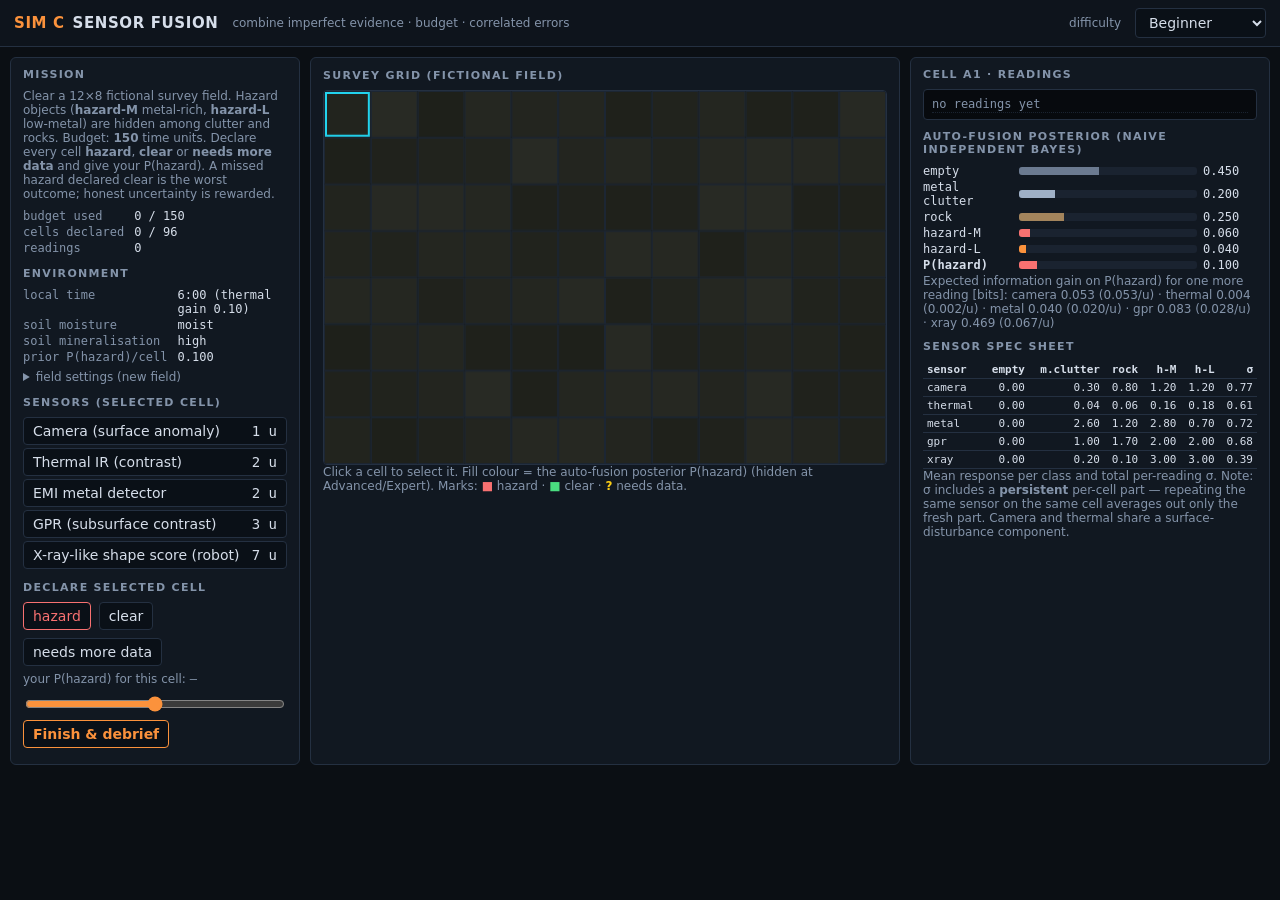
<file: sims/sensor-fusion/index.html>
<!DOCTYPE html>
<html lang="en">
<head>
<meta charset="UTF-8">
<meta name="viewport" content="width=device-width, initial-scale=1">
<title>Sim C · Sensor Fusion</title>
<link rel="stylesheet" href="../common/sim.css">
<style>
  .layout { grid-template-columns: 290px 1fr 360px; }
  #grid { cursor: pointer; }
  .sensors button { width: 100%; text-align: left; margin: 3px 0; display: flex; justify-content: space-between; }
  .pbar { display: grid; grid-template-columns: 90px 1fr 54px; gap: 6px; align-items: center; font-family: var(--mono); font-size: 12px; margin: 2px 0; }
  .pbar .b { height: 8px; background: #1a2330; border-radius: 3px; overflow: hidden; }
  .pbar .b > div { height: 100%; }
  table.spec { width: 100%; border-collapse: collapse; font-family: var(--mono); font-size: 11px; }
  table.spec td, table.spec th { border-bottom: 1px solid var(--line); padding: 2px 4px; text-align: right; }
  table.spec th:first-child, table.spec td:first-child { text-align: left; }
  @media (max-width: 1100px) { .layout { grid-template-columns: 1fr; } }
</style>
</head>
<body>
<div class="layout">
  <div class="panel">
    <h2>Mission</h2>
    <div class="hint" id="brief"></div>
    <div class="kv" id="status" style="margin-top:8px"></div>
    <h2 style="margin-top:12px">Environment</h2>
    <div class="kv" id="env"></div>
    <details style="margin-top:6px"><summary class="hint" style="cursor:pointer">field settings (new field)</summary>
      <div class="row"><label>errors</label><select id="stCorr"><option value="on">correlated (persistent + shared)</option><option value="off">independent</option></select></div>
      <div class="row"><label>time</label><select id="stHour"><option value="">random</option><option>6</option><option>9</option><option>12</option><option>15</option><option>19</option><option>23</option></select>
        <label>moisture</label><select id="stMoist"><option value="">random</option><option>dry</option><option>moist</option><option>wet</option></select></div>
      <div class="row"><label>mineralisation</label><select id="stMin"><option value="">random</option><option>low</option><option>high</option></select>
        <button id="stApply">apply</button></div>
      <div class="hint">Random settings are hidden at Advanced/Expert until the debrief is shown.</div>
    </details>
    <h2 style="margin-top:12px">Sensors (selected cell)</h2>
    <div class="sensors" id="sensors"></div>
    <h2 style="margin-top:12px">Declare selected cell</h2>
    <div class="row">
      <button id="mH" class="danger">hazard</button>
      <button id="mC">clear</button>
      <button id="mU">needs more data</button>
    </div>
    <div class="row"><label style="width:100%">your P(hazard) for this cell: <span class="mono" id="pv">—</span></label>
      <input type="range" id="pslider" min="0" max="1" step="0.01" value="0.5"></div>
    <div class="row"><button class="primary" id="finish">Finish &amp; debrief</button></div>
  </div>
  <div class="panel">
    <h2>Survey grid (fictional field) <span class="hint" id="legend"></span></h2>
    <canvas id="grid"></canvas>
    <div class="hint">Click a cell to select it. Fill colour = the auto-fusion posterior P(hazard) (hidden at Advanced/Expert). Marks: <b style="color:var(--red)">■</b> hazard · <b style="color:var(--green)">■</b> clear · <b style="color:var(--yellow)">?</b> needs data.</div>
  </div>
  <div class="panel">
    <h2>Cell <span id="cellId"></span> · readings</h2>
    <div class="log" id="readings" style="max-height:170px"></div>
    <h2 style="margin-top:10px">Auto-fusion posterior (naive independent Bayes)</h2>
    <div id="post"></div>
    <div class="hint" id="voi"></div>
    <h2 style="margin-top:10px">Sensor spec sheet</h2>
    <div id="spec"></div>
  </div>
</div>
<script src="../common/eod.js"></script>
<script>
(function () {
  'use strict';
  var U = EOD.util, level;
  var diff = EOD.ui.difficultySelect(function (v) { level = v; location.href = location.pathname + '?level=' + v; });
  level = diff.value;
  EOD.ui.header('C', 'Sensor Fusion', 'combine imperfect evidence · budget · correlated errors', [U.el('span', { class: 'hint' }, 'difficulty'), diff]);
  var seed = EOD.seedFromUrl(), R = EOD.rng(seed);

  // ---------------------------------------------------------------- world model
  var CLASSES = ['empty', 'metal clutter', 'rock', 'hazard-M', 'hazard-L'];
  var HAZ = [false, false, false, true, true];
  var COLORS = ['#6b7a90', '#9fb0c6', '#a3845c', '#f87171', '#fb923c'];
  var NX = 12, NY = 8;
  var L = { Beginner: { budget: 150, pH: 0.10 }, Intermediate: { budget: 125, pH: 0.08 }, Advanced: { budget: 105, pH: 0.07 }, Expert: { budget: 90, pH: 0.06 } }[level];
  var prior = [0.55 - L.pH, 0.2, 0.25, L.pH * 0.6, L.pH * 0.4];
  var env = { hour: R.pick([6, 9, 12, 15, 19, 23]), moisture: R.pick(['dry', 'moist', 'wet']), mineral: R.pick(['low', 'high']) };
  var CORR = U.param('corr', 'on') !== 'off';
  if (U.param('hour')) env.hour = +U.param('hour');
  if (U.param('moisture')) env.moisture = U.param('moisture');
  if (U.param('mineral')) env.mineral = U.param('mineral');
  // diurnal thermal contrast factor: buried objects show contrast when the soil is heating or cooling
  var thermalGain = Math.abs(Math.sin((env.hour - 6) / 24 * 2 * Math.PI)) * 0.9 + 0.1;
  // sensor definitions: mean response per class (arbitrary units), noise components
  // pb = persistent (per cell, per sensor) error SD — does NOT average out with repeats
  // pf = fresh noise SD per reading; shared = loading on a per-cell surface-disturbance latent (camera & thermal)
  var S = {
    camera:  { name: 'Camera (surface anomaly)', cost: 1, mu: [0, 0.3, 0.8, 1.2, 1.2], pb: 0.5, pf: 0.35, shared: 0.6 },
    thermal: { name: 'Thermal IR (contrast)', cost: 2, mu: [0, 0.4, 0.6, 1.6, 1.8].map(function (m) { return m * thermalGain; }), pb: 0.35, pf: 0.3, shared: 0.5 },
    metal:   { name: 'EMI metal detector', cost: 2, mu: [0, 2.6, env.mineral === 'high' ? 1.2 : 0.2, 2.8, 0.7], pb: 0.3, pf: 0.35 + (env.mineral === 'high' ? 0.3 : 0), shared: 0 },
    gpr:     { name: 'GPR (subsurface contrast)', cost: 3, mu: [0, 1.0, 1.7, 2.0, 2.0], pb: 0.4, pf: env.moisture === 'wet' ? 0.9 : env.moisture === 'moist' ? 0.55 : 0.4, shared: 0 },
    xray:    { name: 'X-ray-like shape score (robot)', cost: 7, mu: [0, 0.2, 0.1, 3.0, 3.0], pb: 0.25, pf: 0.3, shared: 0 }
  };
  var KEYS = Object.keys(S);
  if (!CORR) KEYS.forEach(function (k) { var s = S[k]; s.pf = Math.sqrt(s.pb * s.pb + s.pf * s.pf + s.shared * s.shared * 0.625); s.pb = 0; s.shared = 0; });
  ['stCorr', 'stHour', 'stMoist', 'stMin'].forEach(function (id) { var el = U.$('#' + id), v = { stCorr: U.param('corr', 'on'), stHour: U.param('hour', ''), stMoist: U.param('moisture', ''), stMin: U.param('mineral', '') }[id]; el.value = v; });
  U.$('#stApply').onclick = function () {
    var q = '?level=' + level + '&corr=' + U.$('#stCorr').value + (U.$('#stHour').value ? '&hour=' + U.$('#stHour').value : '') + (U.$('#stMoist').value ? '&moisture=' + U.$('#stMoist').value : '') + (U.$('#stMin').value ? '&mineral=' + U.$('#stMin').value : '') + (U.param('embed') ? '&embed=1' : '');
    location.href = location.pathname + q;
  };
  // ground truth
  var cells = [];
  for (var j = 0; j < NY; j++) for (var i = 0; i < NX; i++) {
    var u = R.next(), c = 0, acc = 0;
    for (var k = 0; k < prior.length; k++) { acc += prior[k]; if (u <= acc) { c = k; break; } c = k; }
    var bias = {}; KEYS.forEach(function (key) { bias[key] = R.normal(0, S[key].pb); });
    cells.push({ i: i, j: j, cls: c, bias: bias, latent: R.normal(0, 1), reads: [], mark: null, p: null, tex: R.uniform(0, 1) });
  }
  // guarantee at least 2 hazards
  var nh = cells.filter(function (c) { return HAZ[c.cls]; }).length;
  while (nh < 2) { var cc = cells[R.int(0, cells.length - 1)]; if (!HAZ[cc.cls]) { cc.cls = R.pick([3, 4]); nh++; } }
  var budget = L.budget, spent = 0, sel = cells[0], log = [];

  function measure(key) {
    var s = S[key]; if (spent + s.cost > budget) return;
    var shared = s.shared ? s.shared * sel.latent * (HAZ[sel.cls] ? 1 : 0.5) : 0;
    var v = s.mu[sel.cls] + sel.bias[key] + shared + R.normal(0, s.pf);
    sel.reads.push({ key: key, v: v }); spent += s.cost; log.push({ cell: sel, key: key });
    render();
  }

  // ---------------------------------------------------------------- inference
  function naivePosterior(c) {
    var lp = prior.map(Math.log);
    c.reads.forEach(function (r) {
      var s = S[r.key], sd = Math.sqrt(s.pb * s.pb + s.pf * s.pf + s.shared * s.shared * 0.625);
      for (var k = 0; k < CLASSES.length; k++) lp[k] += -0.5 * Math.pow((r.v - s.mu[k]) / sd, 2) - Math.log(sd);
    });
    return norm(lp);
  }
  // exact model: joint Gaussian over the cell's readings with persistent + shared + fresh components
  function exactPosterior(c) {
    var n = c.reads.length; if (!n) return prior.slice();
    var lp = prior.map(Math.log);
    for (var k = 0; k < CLASSES.length; k++) {
      var lat = HAZ[k] ? 1 : 0.5, Sg = [];
      for (var a = 0; a < n; a++) { Sg.push([]); for (var b = 0; b < n; b++) {
        var ra = c.reads[a], rb = c.reads[b], sa = S[ra.key], sb = S[rb.key], v = 0;
        if (ra.key === rb.key) v += sa.pb * sa.pb;
        v += sa.shared * sb.shared * lat * lat;
        if (a === b) v += sa.pf * sa.pf;
        Sg[a].push(v);
      } }
      var r = c.reads.map(function (x) { return x.v - S[x.key].mu[k]; });
      lp[k] += gaussLogPdf(r, Sg);
    }
    return norm(lp);
  }
  function gaussLogPdf(r, Sg) { // Cholesky
    var n = r.length, Lc = [];
    for (var i = 0; i < n; i++) { Lc.push(new Array(n).fill(0)); for (var j = 0; j <= i; j++) {
      var s = Sg[i][j]; for (var k = 0; k < j; k++) s -= Lc[i][k] * Lc[j][k];
      Lc[i][j] = i === j ? Math.sqrt(Math.max(s, 1e-12)) : s / Lc[j][j];
    } }
    var y = [], ld = 0;
    for (var i2 = 0; i2 < n; i2++) { var t = r[i2]; for (var k2 = 0; k2 < i2; k2++) t -= Lc[i2][k2] * y[k2]; y.push(t / Lc[i2][i2]); ld += Math.log(Lc[i2][i2]); }
    return -0.5 * y.reduce(function (a, b) { return a + b * b; }, 0) - ld;
  }
  function norm(lp) { var m = Math.max.apply(null, lp), e = lp.map(function (x) { return Math.exp(x - m); }), z = e.reduce(function (a, b) { return a + b; }, 0); return e.map(function (x) { return x / z; }); }
  function pHaz(p) { return p[3] + p[4]; }
  function entropy(p) { return -p.reduce(function (a, x) { return a + (x > 0 ? x * Math.log2(x) : 0); }, 0); }
  // expected entropy reduction of P(hazard) (binary) for one more reading of sensor key, via Monte Carlo under the naive model
  function voi(c, key) {
    var p = naivePosterior(c), h0 = bin(pHaz(p)), s = S[key], sd = Math.sqrt(s.pb * s.pb + s.pf * s.pf + s.shared * s.shared * 0.625), rr = EOD.rng(7), acc = 0, N = 150;
    for (var n = 0; n < N; n++) {
      var u = rr.next(), k = 0, a = 0; for (; k < 5; k++) { a += p[k]; if (u <= a) break; } k = Math.min(k, 4);
      var v = s.mu[k] + rr.normal(0, sd);
      var fake = { reads: c.reads.concat([{ key: key, v: v }]) };
      acc += bin(pHaz(naivePosterior(fake)));
    }
    return h0 - acc / N;
  }
  function bin(q) { q = U.clamp(q, 1e-9, 1 - 1e-9); return -(q * Math.log2(q) + (1 - q) * Math.log2(1 - q)); }

  // ---------------------------------------------------------------- UI
  var showAuto = level === 'Beginner' || level === 'Intermediate';
  var showVoi = level !== 'Expert';
  U.$('#brief').innerHTML = 'Clear a ' + NX + '×' + NY + ' fictional survey field. Hazard objects (<b>hazard-M</b> metal-rich, <b>hazard-L</b> low-metal) are hidden among clutter and rocks. ' +
    'Budget: <b>' + budget + '</b> time units. Declare every cell <b>hazard</b>, <b>clear</b> or <b>needs more data</b> and give your P(hazard). ' +
    'A missed hazard declared clear is the worst outcome; honest uncertainty is rewarded.';
  U.$('#env').innerHTML = [['local time', env.hour + ':00  (thermal gain ' + thermalGain.toFixed(2) + ')'], ['soil moisture', env.moisture], ['soil mineralisation', env.mineral], ['prior P(hazard)/cell', U.fmt(L.pH, 3)]]
    .map(function (r) { return '<span class="k">' + r[0] + '</span><span>' + r[1] + '</span>'; }).join('');
  KEYS.forEach(function (key) {
    var b = U.el('button', null, '<span>' + S[key].name + '</span><span class="mono">' + S[key].cost + ' u</span>');
    b.onclick = function () { measure(key); }; b.dataset.key = key; U.$('#sensors').appendChild(b);
  });
  function specSheet() {
    var h = '<table class="spec"><tr><th>sensor</th>' + CLASSES.map(function (c) { return '<th>' + c.replace('metal ', 'm.').replace('hazard-', 'h-') + '</th>'; }).join('') + '<th>σ</th></tr>';
    KEYS.forEach(function (k) {
      var s = S[k], sd = Math.sqrt(s.pb * s.pb + s.pf * s.pf + s.shared * s.shared * 0.625);
      h += '<tr><td>' + k + '</td>' + (level === 'Expert' ? '<td colspan="5" style="text-align:center">(characterise from data)</td>' : s.mu.map(function (m) { return '<td>' + m.toFixed(2) + '</td>'; }).join('')) + '<td>' + sd.toFixed(2) + '</td></tr>';
    });
    h += '</table><div class="hint">Mean response per class and total per-reading σ. ' + (level === 'Beginner' ? 'Note: σ includes a <b>persistent</b> per-cell part — repeating the same sensor on the same cell averages out only the fresh part. Camera and thermal share a surface-disturbance component.' : 'Read the fine print in lesson 05.6.') + '</div>';
    U.$('#spec').innerHTML = h;
  }
  specSheet();

  var cv = U.$('#grid');
  cv.addEventListener('click', function (e) {
    var r = cv.getBoundingClientRect(), i = Math.floor((e.clientX - r.left) / r.width * NX), j = Math.floor((e.clientY - r.top) / r.height * NY);
    sel = cells[j * NX + i]; U.$('#pslider').value = sel.p === null ? 0.5 : sel.p; render();
  });
  U.$('#pslider').oninput = function () { sel.p = +this.value; render(); };
  function mark(m) { sel.mark = m; if (sel.p === null) sel.p = m === 'hazard' ? 0.9 : m === 'clear' ? 0.05 : 0.5; U.$('#pslider').value = sel.p; render(); }
  U.$('#mH').onclick = function () { mark('hazard'); };
  U.$('#mC').onclick = function () { mark('clear'); };
  U.$('#mU').onclick = function () { mark('unknown'); };

  function render() {
    var g = EOD.hidpi(cv, Math.round((cv.clientWidth || 600) * NY / NX)), ctx = g.ctx, cw = g.w / NX, ch = g.h / NY;
    cells.forEach(function (c) {
      var x = c.i * cw, y = c.j * ch;
      var base = 22 + Math.round(c.tex * 10);
      ctx.fillStyle = 'rgb(' + (base + 8) + ',' + (base + 10) + ',' + (base + 4) + ')'; ctx.fillRect(x, y, cw, ch);
      if (showAuto && c.reads.length) { var ph = pHaz(naivePosterior(c)); ctx.fillStyle = 'rgba(248,113,113,' + (0.08 + 0.7 * ph) + ')'; ctx.fillRect(x, y, cw, ch); }
      ctx.strokeStyle = '#1c2633'; ctx.strokeRect(x + 0.5, y + 0.5, cw - 1, ch - 1);
      if (c.reads.length) { ctx.fillStyle = '#9fb0c6'; ctx.font = '10px monospace'; ctx.fillText(c.reads.length + 'r', x + 4, y + 12); }
      if (c.mark) {
        ctx.fillStyle = c.mark === 'hazard' ? '#f87171' : c.mark === 'clear' ? '#4ade80' : '#facc15';
        if (c.mark === 'unknown') { ctx.font = 'bold 18px sans-serif'; ctx.fillText('?', x + cw - 16, y + ch - 8); }
        else ctx.fillRect(x + cw - 14, y + ch - 14, 10, 10);
      }
      if (c === sel) { ctx.strokeStyle = '#22d3ee'; ctx.lineWidth = 2; ctx.strokeRect(x + 2, y + 2, cw - 4, ch - 4); ctx.lineWidth = 1; }
    });
    U.$('#cellId').textContent = String.fromCharCode(65 + sel.j) + (sel.i + 1);
    U.$('#readings').innerHTML = sel.reads.length ? sel.reads.map(function (r, n) { return '<div><span class="t">#' + (n + 1) + '</span>' + S[r.key].name + ': <b>' + r.v.toFixed(2) + '</b></div>'; }).join('') : '<div class="hint">no readings yet</div>';
    var p = naivePosterior(sel);
    U.$('#post').innerHTML = showAuto ? CLASSES.map(function (c, k) {
      return '<div class="pbar"><span>' + c + '</span><div class="b"><div style="width:' + (100 * p[k]).toFixed(1) + '%;background:' + COLORS[k] + '"></div></div><span>' + p[k].toFixed(3) + '</span></div>';
    }).join('') + '<div class="pbar"><span><b>P(hazard)</b></span><div class="b"><div style="width:' + (100 * pHaz(p)).toFixed(1) + '%;background:#f87171"></div></div><span>' + pHaz(p).toFixed(3) + '</span></div>'
      : '<div class="hint">Hidden at ' + level + ': do the fusion yourself (lesson 05.6). The spec sheet has what you need.</div>';
    U.$('#voi').innerHTML = showVoi ? 'Expected information gain on P(hazard) for one more reading [bits]: ' + KEYS.map(function (k) { return k + ' ' + voi(sel, k).toFixed(3) + ' (' + (voi(sel, k) / S[k].cost).toFixed(3) + '/u)'; }).join(' · ') : '';
    U.$('#pv').textContent = sel.p === null ? '—' : sel.p.toFixed(2);
    var marked = cells.filter(function (c) { return c.mark; }).length;
    U.$('#status').innerHTML = [['budget used', spent + ' / ' + budget], ['cells declared', marked + ' / ' + cells.length], ['readings', log.length]]
      .map(function (r) { return '<span class="k">' + r[0] + '</span><span>' + r[1] + '</span>'; }).join('');
    document.querySelectorAll('#sensors button').forEach(function (b) { b.disabled = spent + S[b.dataset.key].cost > budget; });
  }

  // ---------------------------------------------------------------- debrief
  U.$('#finish').onclick = function () {
    var haz = cells.filter(function (c) { return HAZ[c.cls]; });
    var missed = haz.filter(function (c) { return c.mark === 'clear'; }), undeclared = haz.filter(function (c) { return !c.mark; });
    var found = haz.filter(function (c) { return c.mark === 'hazard'; }), flagged = haz.filter(function (c) { return c.mark === 'unknown'; });
    var falseH = cells.filter(function (c) { return !HAZ[c.cls] && c.mark === 'hazard'; });
    var unmarked = cells.filter(function (c) { return !c.mark; }).length;
    // safety: hazards not declared clear; unmarked hazards count as misses (the field was released)
    var safety = 100 * (found.length + 0.7 * flagged.length) / haz.length - 40 * missed.length - 25 * undeclared.length;
    // information quality: Brier score of user P(hazard); cells without a user P use the prior
    var brier = cells.reduce(function (a, c) { var q = c.p === null ? L.pH : c.p; return a + Math.pow(q - (HAZ[c.cls] ? 1 : 0), 2); }, 0) / cells.length;
    var brierPrior = L.pH * (1 - L.pH);
    var info = 100 * U.clamp(1 - brier / Math.max(1e-6, brierPrior), 0, 1);
    // uncertainty recognition: 'unknown' used where the exact posterior was genuinely ambiguous
    var amb = cells.filter(function (c) { var q = pHaz(exactPosterior(c)); return q > 0.15 && q < 0.85; });
    var recog = amb.length ? 100 * amb.filter(function (c) { return c.mark === 'unknown' || c.mark === 'hazard'; }).length / amb.length : 100;
    var resource = 100 * U.clamp((found.length + flagged.length) / Math.max(1, haz.length) * (1 - 0.3 * spent / budget) + 0.3 * (1 - falseH.length / 10), 0, 1);
    // naive vs exact overconfidence
    var over = cells.filter(function (c) { return c.reads.length >= 2; }).map(function (c) { return Math.abs(pHaz(naivePosterior(c)) - pHaz(exactPosterior(c))); });
    var worst = over.length ? Math.max.apply(null, over) : 0;
    var repeats = cells.filter(function (c) { var ks = {}; return c.reads.some(function (r) { if (ks[r.key]) return true; ks[r.key] = 1; return false; }); }).length;
    EOD.debrief.show({ title: 'Sensor-fusion survey', seed: seed, level: level,
      scores: [{ label: 'Safety', value: U.clamp(safety, 0, 100), note: missed.length + ' hazard(s) declared clear, ' + undeclared.length + ' undeclared' },
        { label: 'Information quality', value: info, note: 'Brier ' + brier.toFixed(4) + ' vs prior ' + brierPrior.toFixed(4) },
        { label: 'Recognised unknowns', value: recog, note: amb.length + ' genuinely ambiguous cells' },
        { label: 'Resource use', value: resource, note: spent + '/' + budget + ' units, ' + falseH.length + ' false hazard calls' }],
      observed: [log.length + ' readings on ' + cells.filter(function (c) { return c.reads.length; }).length + ' cells; environment ' + env.hour + ':00, ' + env.moisture + ' soil, ' + env.mineral + ' mineralisation.',
        'Ground truth: ' + haz.length + ' hazards at ' + haz.map(function (c) { return String.fromCharCode(65 + c.j) + (c.i + 1) + ' (' + CLASSES[c.cls] + ')'; }).join(', ') + '.'],
      decided: [found.length + ' hazards declared, ' + flagged.length + ' flagged as needing data, ' + missed.length + ' declared clear, ' + unmarked + ' cells left undeclared.'],
      missed: missed.concat(undeclared).map(function (c) {
        return String.fromCharCode(65 + c.j) + (c.i + 1) + ': ' + CLASSES[c.cls] + ' — ' + (c.reads.length ? 'you took ' + c.reads.length + ' reading(s); exact posterior P(hazard) = ' + pHaz(exactPosterior(c)).toFixed(2) : 'never measured (prior ' + L.pH + ')') +
          (c.cls === 4 ? '. Low-metal hazards are nearly invisible to EMI — GPR/thermal/X-ray carry the evidence.' : '');
      }).concat(repeats ? ['You repeated the same sensor on ' + repeats + ' cell(s). Its persistent error component does not average out — the naive posterior was overconfident by up to ' + worst.toFixed(2) + ' in P(hazard).'] : []),
      uncertainty: ['Each reading = class mean + persistent per-cell error + shared surface-disturbance term (camera & thermal) + fresh noise.',
        'Thermal gain at ' + env.hour + ':00 was ' + thermalGain.toFixed(2) + ' — ' + (thermalGain < 0.4 ? 'poor diurnal contrast, thermal nearly useless' : 'useful contrast') + '.',
        env.moisture === 'wet' ? 'Wet soil degraded GPR (high attenuation & clutter).' : 'GPR operated in ' + env.moisture + ' soil.',
        env.mineral === 'high' ? 'Mineralised soil made rocks ring the metal detector.' : 'Low mineralisation: EMI rock response small.'],
      reasoning: ['Choose sensors by expected information gain per unit cost, not by habit; different sensors fail for different physical reasons, so diversity beats repetition.',
        'Correlated sensors (same physics or same disturbance) add less evidence than their individual likelihood ratios suggest.',
        'In clearance, a field is only released when residual risk is acceptable — "needs more data" is a legitimate professional answer, "clear" without evidence is not.'],
      physics: ['EMI responds to conductive metal; GPR to dielectric contrast; thermal to diurnal heat-flow differences; the X-ray-like score to density/shape.'],
      engineering: ['Naive-Bayes fusion is only valid for conditionally independent errors; model shared error sources explicitly (joint Gaussian here).', 'Value-of-information scheduling (greedy info-gain / cost) is a strong baseline for sensor tasking.'],
      links: [{ href: EOD.COURSE + 'lessons/stage-05/lesson-06', text: '05.6 Sensor fusion' }, { href: EOD.COURSE + 'lessons/stage-05/lesson-01', text: '05.1 Detection theory' },
        { href: EOD.COURSE + 'lessons/stage-05/lesson-02', text: '05.2 EMI & GPR' }, { href: EOD.COURSE + 'lessons/stage-05/lesson-05', text: '05.5 Thermal & imaging' },
        { href: EOD.COURSE + 'projects/p03-bayesian-fusion/README', text: 'Project P03 Bayesian fusion' }]
    });
    // reveal on the grid
    showAuto = true; render();
    var g = EOD.hidpi(cv), ctx = g.ctx, cw = g.w / NX, chh = g.h / NY;
    cells.forEach(function (c) { if (c.cls) { ctx.strokeStyle = COLORS[c.cls]; ctx.lineWidth = 2; ctx.beginPath(); ctx.arc((c.i + 0.5) * cw, (c.j + 0.5) * chh, Math.min(cw, chh) * 0.28, 0, 2 * Math.PI); ctx.stroke(); } });
  };
  window.addEventListener('resize', render);
  render();
})();
</script>
</body>
</html>
</file>
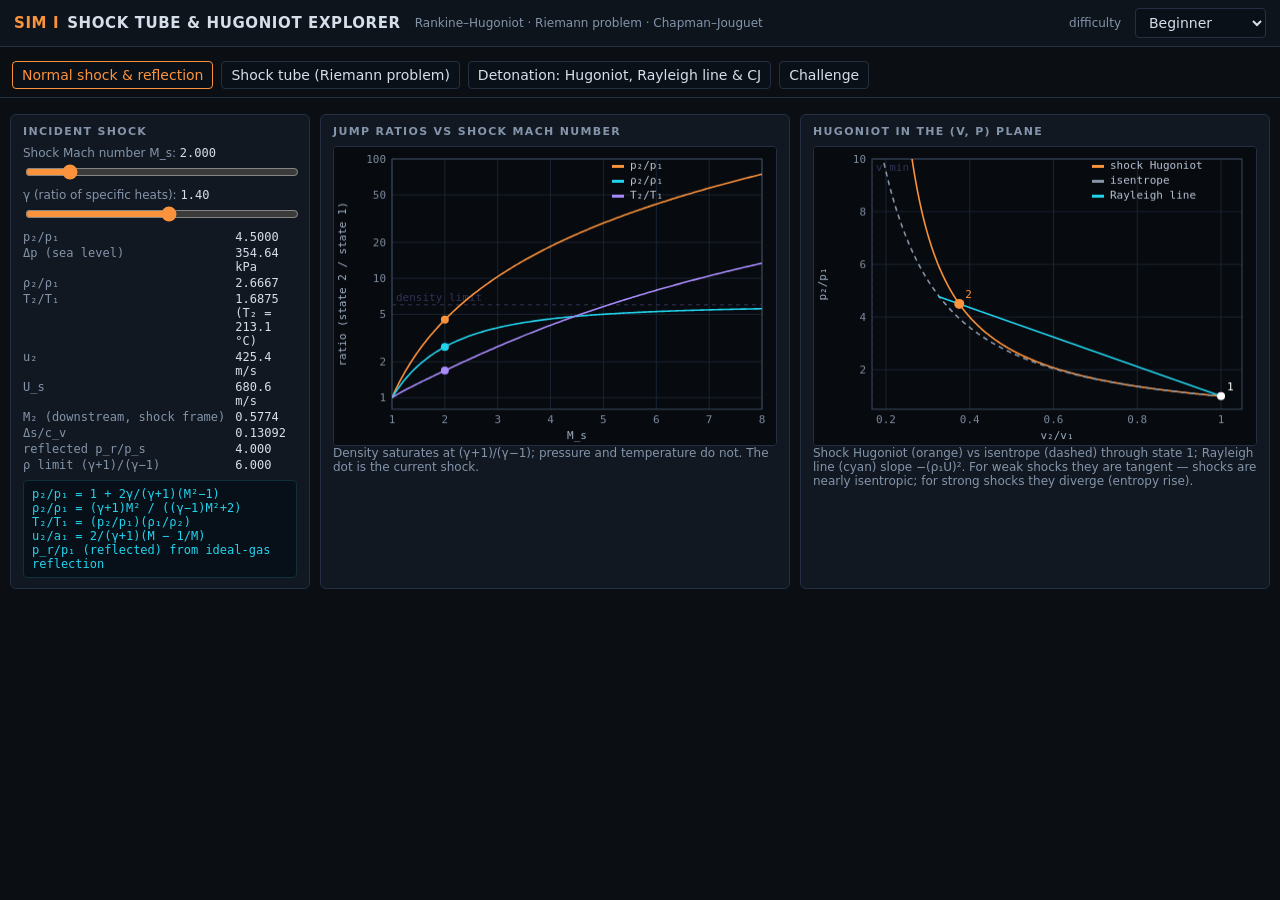
<file: sims/shock-tube/index.html>
<!DOCTYPE html>
<html lang="en">
<head>
<meta charset="UTF-8">
<meta name="viewport" content="width=device-width, initial-scale=1">
<title>Sim I · Shock Tube &amp; Hugoniot Explorer</title>
<link rel="stylesheet" href="../common/sim.css">
<style>
  .layout { grid-template-columns: 300px 1fr 1fr; }
  .tabs button.active { border-color: var(--accent); color: var(--accent); }
  .pane { display: none; } .pane.show { display: contents; }
  .qcard { border: 1px solid var(--line); border-radius: 6px; padding: 8px 10px; margin: 8px 0; background: #0a1017; }
  .qcard input { width: 140px; }
  @media (max-width: 1100px) { .layout { grid-template-columns: 1fr; } }
</style>
</head>
<body>
<div class="row tabs" style="padding:8px 12px;border-bottom:1px solid var(--line)">
  <button data-tab="shock" class="active">Normal shock &amp; reflection</button>
  <button data-tab="tube">Shock tube (Riemann problem)</button>
  <button data-tab="cj">Detonation: Hugoniot, Rayleigh line &amp; CJ</button>
  <button data-tab="challenge">Challenge</button>
</div>

<div class="layout">
  <!-- ============ NORMAL SHOCK ============ -->
  <div class="pane show" id="p-shock">
    <div class="panel">
      <h2>Incident shock</h2>
      <div id="sShock"></div>
      <div class="kv" id="shockKV"></div>
      <div class="eq" style="margin-top:8px">p₂/p₁ = 1 + 2γ/(γ+1)(M²−1)
ρ₂/ρ₁ = (γ+1)M² / ((γ−1)M²+2)
T₂/T₁ = (p₂/p₁)(ρ₁/ρ₂)
u₂/a₁ = 2/(γ+1)(M − 1/M)
p_r/p₁ (reflected) from ideal-gas reflection</div>
    </div>
    <div class="panel">
      <h2>Jump ratios vs shock Mach number</h2>
      <canvas id="ratios"></canvas>
      <div class="hint">Density saturates at (γ+1)/(γ−1); pressure and temperature do not. The dot is the current shock.</div>
    </div>
    <div class="panel">
      <h2>Hugoniot in the (v, p) plane</h2>
      <canvas id="hug"></canvas>
      <div class="hint">Shock Hugoniot (orange) vs isentrope (dashed) through state 1; Rayleigh line (cyan) slope −(ρ₁U)². For weak shocks they are tangent — shocks are nearly isentropic; for strong shocks they diverge (entropy rise).</div>
    </div>
  </div>

  <!-- ============ SHOCK TUBE ============ -->
  <div class="pane" id="p-tube">
    <div class="panel">
      <h2>Initial states (diaphragm at x = 0.5)</h2>
      <div id="sTube"></div>
      <div class="row"><button id="tubePlay" class="primary">▶ run</button><button id="tubeReset">reset</button>
        <label><input type="checkbox" id="tubeNum" checked> overlay numerical HLL (N = 200)</label></div>
      <div class="kv" id="tubeKV"></div>
      <p class="hint">Exact solution: left rarefaction fan · contact discontinuity · right-running shock. The numerical scheme smears all three — that numerical diffusion is why simulators need fine grids near shocks.</p>
    </div>
    <div class="panel" style="grid-column: span 2">
      <h2>Profiles at time t</h2>
      <canvas id="tubeP"></canvas>
      <canvas id="tubeR" style="margin-top:6px"></canvas>
      <canvas id="tubeU" style="margin-top:6px"></canvas>
    </div>
  </div>

  <!-- ============ CJ ============ -->
  <div class="pane" id="p-cj">
    <div class="panel">
      <h2>Fictional reactive gas (one-γ model)</h2>
      <div id="sCJ"></div>
      <div class="kv" id="cjKV"></div>
      <div class="eq" style="margin-top:8px">Reactive Hugoniot (non-dim. P = p₂/p₁, V = v₂/v₁, Q = q/(p₁v₁), μ² = (γ−1)/(γ+1)):
  P = (1 − μ²V + 2μ²Q) / (V − μ²)
Rayleigh line:  P − 1 = γM²(1 − V)
CJ: Rayleigh line tangent to the Hugoniot ⇒ minimum M with a solution.</div>
      <p class="hint">Q is an abstract heat-release parameter of a <b>fictional</b> gas. No real material is modelled.</p>
    </div>
    <div class="panel" style="grid-column: span 2">
      <h2>Hugoniot (Q = 0 and Q &gt; 0), Rayleigh lines, CJ point</h2>
      <canvas id="cjPlot"></canvas>
      <div class="hint">Drag the Mach slider: below M_CJ the Rayleigh line misses the reactive Hugoniot (no steady solution); above it there are two intersections (strong/weak). The tangent point is the Chapman–Jouguet state, where the flow behind the wave is exactly sonic relative to it.</div>
    </div>
  </div>

  <!-- ============ CHALLENGE ============ -->
  <div class="pane" id="p-challenge">
    <div class="panel" style="grid-column: span 3">
      <h2>Challenge · compute, then commit</h2>
      <p class="hint">Six problems from the seed. At Advanced/Expert the explorer tabs are locked until you submit. Tolerance: Beginner ±10 %, Intermediate ±5 %, Advanced ±3 %, Expert ±1.5 %.</p>
      <div class="row"><button id="chStart" class="primary">Generate problems</button><button id="chSubmit" disabled>Submit → debrief</button></div>
      <div id="chQ"></div>
    </div>
  </div>
</div>

<script src="../common/eod.js"></script>
<script src="../common/blast.js"></script>
<script src="../common/riemann.js"></script>
<script>
(function () {
  var U = EOD.util, B = BLAST, level;
  var diff = EOD.ui.difficultySelect(function (v) { level = v; });
  level = diff.value;
  EOD.ui.header('I', 'Shock Tube & Hugoniot Explorer', 'Rankine–Hugoniot · Riemann problem · Chapman–Jouguet', [U.el('span', { class: 'hint' }, 'difficulty'), diff]);
  var seed = EOD.seedFromUrl(), locked = false;

  // ---------------- tabs
  var tabs = document.querySelectorAll('.tabs button');
  tabs.forEach(function (b) {
    b.onclick = function () {
      if (locked && b.dataset.tab !== 'challenge') return;
      tabs.forEach(function (x) { x.classList.toggle('active', x === b); });
      document.querySelectorAll('.pane').forEach(function (p) { p.classList.toggle('show', p.id === 'p-' + b.dataset.tab); });
      redraw();
    };
  });

  // ---------------- normal shock
  var st = { M: 2, g: 1.4, tubeRatio: 10, tubeRho: 8, tubeT: 0.2, Q: 20, Mcj: 5 };
  EOD.ui.slider(U.$('#sShock'), 'Shock Mach number M_s', 1.001, 8, 0.001, st.M, function (v) { st.M = v; drawShock(); }, function (v) { return v.toFixed(3); });
  EOD.ui.slider(U.$('#sShock'), 'γ (ratio of specific heats)', 1.1, 1.67, 0.01, st.g, function (v) { st.g = v; drawShock(); }, function (v) { return v.toFixed(2); });
  function drawShock() {
    var j = B.shockJump(st.M, st.g), p1 = 101.325, T1 = 288.15, a1 = Math.sqrt(st.g * 287.05 * T1);
    var dp = (j.pr - 1) * p1, prr = B.reflectedRatio(dp, p1, st.g);
    U.$('#shockKV').innerHTML = kv([
      ['p₂/p₁', U.fmt(j.pr, 4)], ['Δp (sea level)', U.fmt(dp, 2) + ' kPa'], ['ρ₂/ρ₁', U.fmt(j.rr, 4)],
      ['T₂/T₁', U.fmt(j.Tr, 4) + '  (T₂ = ' + U.fmt(T1 * j.Tr - 273.15, 1) + ' °C)'], ['u₂', U.fmt(j.up * a1, 1) + ' m/s'],
      ['U_s', U.fmt(st.M * a1, 1) + ' m/s'], ['M₂ (downstream, shock frame)', U.fmt(j.Mdown, 4)],
      ['Δs/c_v', U.fmt(Math.log(j.pr * Math.pow(j.rr, -st.g)), 5)], ['reflected p_r/p_s', U.fmt(prr, 3)],
      ['ρ limit (γ+1)/(γ−1)', U.fmt((st.g + 1) / (st.g - 1), 3)]]);
    var Ms = [], P = [], R = [], T = [];
    for (var i = 0; i <= 200; i++) { var m = 1 + 7 * i / 200; var jj = B.shockJump(m, st.g); Ms.push(m); P.push(jj.pr); R.push(jj.rr); T.push(jj.Tr); }
    EOD.plot(U.$('#ratios'), { x: [1, 8], y: [0.8, 100], logY: true, xlabel: 'M_s', ylabel: 'ratio (state 2 / state 1)',
      series: [{ x: Ms, y: P, color: '#fb923c', label: 'p₂/p₁' }, { x: Ms, y: R, color: '#22d3ee', label: 'ρ₂/ρ₁' }, { x: Ms, y: T, color: '#a78bfa', label: 'T₂/T₁' }],
      hlines: [{ y: (st.g + 1) / (st.g - 1), color: '#335', label: 'density limit' }],
      points: [{ x: st.M, y: j.pr, color: '#fb923c' }, { x: st.M, y: j.rr, color: '#22d3ee' }, { x: st.M, y: j.Tr, color: '#a78bfa' }], height: 300 });
    // Hugoniot & isentrope in (V, P), non-dimensional; Q = 0
    var mu2 = (st.g - 1) / (st.g + 1), Vs = [], Ph = [], Pi = [];
    for (var k = 0; k <= 300; k++) { var V = mu2 + 1e-3 + (1 - mu2) * k / 300; Vs.push(V); Ph.push((1 - mu2 * V) / (V - mu2)); Pi.push(Math.pow(V, -st.g)); }
    var V2 = 1 / j.rr, P2 = j.pr;
    EOD.plot(U.$('#hug'), { x: [mu2, 1.05], y: [0.5, Math.max(10, P2 * 1.3)], xlabel: 'v₂/v₁', ylabel: 'p₂/p₁',
      series: [{ x: Vs, y: Ph, color: '#fb923c', label: 'shock Hugoniot' }, { x: Vs, y: Pi, color: '#8894a8', dash: [5, 4], label: 'isentrope' },
        { x: [1, V2 - 0.05], y: [1, 1 + st.g * st.M * st.M * (1 - (V2 - 0.05))], color: '#22d3ee', label: 'Rayleigh line' }],
      points: [{ x: 1, y: 1, color: '#fff', label: '1' }, { x: V2, y: P2, color: '#fb923c', r: 5, label: '2' }],
      vlines: [{ x: mu2, color: '#335', label: 'v min' }], height: 300 });
  }

  // ---------------- shock tube
  var tubeT = 0, tubeRun = false, num = null;
  EOD.ui.slider(U.$('#sTube'), 'Pressure ratio p_L/p_R', 1.2, 100, 0.1, st.tubeRatio, function (v) { st.tubeRatio = v; resetTube(); }, function (v) { return v.toFixed(1); });
  EOD.ui.slider(U.$('#sTube'), 'Density ratio ρ_L/ρ_R', 0.5, 20, 0.1, st.tubeRho, function (v) { st.tubeRho = v; resetTube(); }, function (v) { return v.toFixed(1); });
  function tubeStates() { return { L: { r: st.tubeRho * 0.125, u: 0, p: st.tubeRatio * 0.1 }, R: { r: 0.125, u: 0, p: 0.1 } }; }
  function resetTube() {
    tubeT = 0.0001; var s = tubeStates(), N = 200; num = { N: N, r: [], m: [], E: [] };
    for (var i = 0; i < N; i++) { var x = (i + 0.5) / N, S = x < 0.5 ? s.L : s.R; num.r.push(S.r); num.m.push(0); num.E.push(S.p / 0.4); }
    drawTube();
  }
  function hllStep1D(dtMax) {
    var g = 1.4, N = num.N, dx = 1 / N, F = [], smax = 0;
    function prim(i) { i = Math.max(0, Math.min(N - 1, i)); var r = num.r[i], u = num.m[i] / r; return [r, u, (g - 1) * (num.E[i] - 0.5 * r * u * u)]; }
    for (var i = 0; i <= N; i++) {
      var L = prim(i - 1), R = prim(i), cL = Math.sqrt(g * L[2] / L[0]), cR = Math.sqrt(g * R[2] / R[0]);
      var SL = Math.min(L[1] - cL, R[1] - cR), SR = Math.max(L[1] + cL, R[1] + cR); smax = Math.max(smax, Math.abs(SL), Math.abs(SR));
      var EL = L[2] / (g - 1) + 0.5 * L[0] * L[1] * L[1], ER = R[2] / (g - 1) + 0.5 * R[0] * R[1] * R[1];
      var fL = [L[0] * L[1], L[0] * L[1] * L[1] + L[2], (EL + L[2]) * L[1]], fR = [R[0] * R[1], R[0] * R[1] * R[1] + R[2], (ER + R[2]) * R[1]];
      var uL = [L[0], L[0] * L[1], EL], uR = [R[0], R[0] * R[1], ER];
      F.push(SL >= 0 ? fL : SR <= 0 ? fR : [0, 1, 2].map(function (k) { return (SR * fL[k] - SL * fR[k] + SL * SR * (uR[k] - uL[k])) / (SR - SL); }));
    }
    var dt = Math.min(dtMax, 0.45 * dx / smax);
    for (var k = 0; k < N; k++) { num.r[k] -= dt / dx * (F[k + 1][0] - F[k][0]); num.m[k] -= dt / dx * (F[k + 1][1] - F[k][1]); num.E[k] -= dt / dx * (F[k + 1][2] - F[k][2]); }
    return dt;
  }
  function drawTube() {
    var s = tubeStates(), sol = RIEMANN.solve(s.L, s.R, 1.4), xs = [], P = [], R = [], Uu = [];
    for (var i = 0; i <= 600; i++) { var x = i / 600, q = RIEMANN.sample(sol, (x - 0.5) / tubeT); xs.push(x); P.push(q.p); R.push(q.r); Uu.push(q.u); }
    var nx = [], nP = [], nR = [], nU = [];
    if (U.$('#tubeNum').checked && num) for (var k = 0; k < num.N; k++) { var r = num.r[k], u = num.m[k] / r; nx.push((k + 0.5) / num.N); nR.push(r); nU.push(u); nP.push(0.4 * (num.E[k] - 0.5 * r * u * u)); }
    function pl(id, y, ny, lab, col) {
      var mx = Math.max.apply(null, y) * 1.1, mn = Math.min(0, Math.min.apply(null, y) * 1.1);
      var ser = [{ x: xs, y: y, color: col, label: 'exact' }];
      if (nx.length) ser.push({ x: nx, y: ny, color: '#e6edf3', width: 1, dash: [2, 3], label: 'HLL' });
      EOD.plot(U.$(id), { x: [0, 1], y: [mn, mx], xlabel: 'x', ylabel: lab, series: ser, height: 150 });
    }
    pl('#tubeP', P, nP, 'p', '#fb923c'); pl('#tubeR', R, nR, 'ρ', '#22d3ee'); pl('#tubeU', Uu, nU, 'u', '#a78bfa');
    var cR = Math.sqrt(1.4 * s.R.p / s.R.r);
    U.$('#tubeKV').innerHTML = kv([['t', U.fmt(tubeT, 3)], ['p* (star pressure)', U.fmt(sol.p, 4)], ['u* (contact speed)', U.fmt(sol.u, 4)],
      ['shock speed', sol.shockR ? U.fmt(sol.shockR, 4) : '—'], ['shock Mach M_s', sol.shockR ? U.fmt(sol.shockR / cR, 4) : '—'],
      ['p*/p_R across shock', U.fmt(sol.p / s.R.p, 4)], ['ρ behind shock / ρ_R', U.fmt(sol.rR / s.R.r, 4)]]);
  }
  U.$('#tubePlay').onclick = function () { tubeRun = !tubeRun; this.textContent = tubeRun ? '❚❚ pause' : '▶ run'; };
  U.$('#tubeReset').onclick = resetTube;
  U.$('#tubeNum').onchange = drawTube;
  function loop() {
    if (tubeRun && tubeT < st.tubeT) {
      var target = Math.min(st.tubeT, tubeT + 0.002), t = tubeT;
      while (t < target - 1e-12) t += hllStep1D(target - t);
      tubeT = target; drawTube();
      if (tubeT >= st.tubeT) { tubeRun = false; U.$('#tubePlay').textContent = '▶ run'; }
    }
    requestAnimationFrame(loop);
  }

  // ---------------- CJ
  EOD.ui.slider(U.$('#sCJ'), 'Heat release Q = q/(p₁v₁) (fictional gas)', 0, 60, 0.5, st.Q, function (v) { st.Q = v; drawCJ(); }, function (v) { return v.toFixed(1); });
  EOD.ui.slider(U.$('#sCJ'), 'Wave Mach number M', 1, 12, 0.01, st.Mcj, function (v) { st.Mcj = v; drawCJ(); }, function (v) { return v.toFixed(2); });
  function mCJ(Q, g) {
    // closed form for the one-gamma model: M_CJ = sqrt(H + 1) + sqrt(H), H = (γ²−1)Q/(2γ)
    var H = (g * g - 1) * Q / (2 * g);
    return Math.sqrt(H + 1) + Math.sqrt(H);
  }
  function intersections(M, Q, g) {
    // substitute Rayleigh P = 1 + γM²(1 − V) into Hugoniot P(V − μ²) = 1 − μ²V + 2μ²Q
    var mu2 = (g - 1) / (g + 1), k = g * M * M;
    // (1 + k − kV)(V − μ²) − 1 + μ²V − 2μ²Q = 0 → −kV² + (1 + k + kμ² + μ²)V − (1 + k)μ² − 1 − 2μ²Q = 0
    var a = -k, b = 1 + k + k * mu2 + mu2, c = -(1 + k) * mu2 - 1 - 2 * mu2 * Q;
    var D = b * b - 4 * a * c;
    if (D < 0) return [];
    var r1 = (-b + Math.sqrt(D)) / (2 * a), r2 = (-b - Math.sqrt(D)) / (2 * a);
    return [r1, r2].filter(function (v) { return v > mu2 && v <= 1 + 1e-9; }).map(function (v) { return { V: v, P: 1 + k * (1 - v) }; });
  }
  function drawCJ() {
    var g = 1.4, mu2 = (g - 1) / (g + 1), Q = st.Q, Mc = mCJ(Q, g);
    var Vs = [], P0 = [], PQ = [];
    for (var i = 0; i <= 400; i++) { var V = mu2 + 0.004 + (1.6 - mu2) * i / 400; Vs.push(V); P0.push((1 - mu2 * V) / (V - mu2)); PQ.push((1 - mu2 * V + 2 * mu2 * Q) / (V - mu2)); }
    var ints = intersections(st.Mcj, Q, g), cj = intersections(Mc * (1 + 1e-9), Q, g)[0] || { V: NaN, P: NaN };
    var k = g * st.Mcj * st.Mcj, kc = g * Mc * Mc;
    var pts = [{ x: 1, y: 1, color: '#fff', label: '1' }];
    ints.forEach(function (p, n) { pts.push({ x: p.V, y: p.P, color: '#22d3ee', label: n ? 'weak' : 'strong' }); });
    if (isFinite(cj.V)) pts.push({ x: cj.V, y: cj.P, color: '#facc15', r: 6, label: 'CJ' });
    // von Neumann spike: inert (Q = 0) shock at the CJ speed
    var vn = B.shockJump(Mc, g);
    pts.push({ x: 1 / vn.rr, y: vn.pr, color: '#f87171', r: 5, label: 'vN spike' });
    var ymax = Math.max(vn.pr * 1.15, 10);
    EOD.plot(U.$('#cjPlot'), { x: [mu2, 1.6], y: [0, ymax], xlabel: 'V = v₂/v₁', ylabel: 'P = p₂/p₁',
      series: [{ x: Vs, y: P0, color: '#8894a8', label: 'inert Hugoniot (Q=0)' }, { x: Vs, y: PQ, color: '#fb923c', label: 'reactive Hugoniot' },
        { x: [1, mu2], y: [1, 1 + k * (1 - mu2)], color: '#22d3ee', label: 'Rayleigh (current M)' },
        { x: [1, mu2], y: [1, 1 + kc * (1 - mu2)], color: '#facc15', dash: [4, 4], label: 'Rayleigh (M_CJ)' }],
      points: pts, height: 440 });
    U.$('#cjKV').innerHTML = kv([['M_CJ', U.fmt(Mc, 4)], ['P_CJ = p/p₁', U.fmt(cj.P, 4)], ['V_CJ = v/v₁', U.fmt(cj.V, 4)],
      ['von Neumann spike P', U.fmt(vn.pr, 4) + '  (≈ ' + U.fmt(vn.pr / cj.P, 2) + '× P_CJ)'], ['current M', U.fmt(st.Mcj, 3) + (st.Mcj < Mc ? '  < M_CJ: no steady solution' : '  ≥ M_CJ: ' + ints.length + ' intersection(s)')]]);
  }

  function kv(rows) { return rows.map(function (r) { return '<span class="k">' + r[0] + '</span><span>' + r[1] + '</span>'; }).join(''); }
  function redraw() { drawShock(); drawTube(); drawCJ(); }

  // ---------------- challenge
  var qs = [], TOL = { Beginner: 0.10, Intermediate: 0.05, Advanced: 0.03, Expert: 0.015 };
  U.$('#chStart').onclick = function () {
    var r = EOD.rng(seed); qs = [];
    var M1 = +r.uniform(1.2, 4).toFixed(2), g1 = r.pick([1.4, 1.4, 1.3, 1.67]);
    qs.push({ q: 'A normal shock with M_s = ' + M1 + ' moves into a gas with γ = ' + g1 + '. Compute p₂/p₁.', a: B.shockJump(M1, g1).pr, l: '01.3' , why: 'p₂/p₁ = 1 + 2γ/(γ+1)(M² − 1).' });
    qs.push({ q: 'Same shock: compute ρ₂/ρ₁.', a: B.shockJump(M1, g1).rr, l: '01.3', why: 'ρ₂/ρ₁ = (γ+1)M²/((γ−1)M² + 2); bounded by (γ+1)/(γ−1).' });
    var T1 = +r.uniform(250, 310).toFixed(0);
    qs.push({ q: 'Same shock, upstream temperature ' + T1 + ' K. Compute T₂ in kelvin.', a: T1 * B.shockJump(M1, g1).Tr, l: '01.3', why: 'T₂/T₁ = (p₂/p₁)(ρ₁/ρ₂) — a strong shock heats far more than it compresses.' });
    var dp = +r.uniform(30, 600).toFixed(0);
    qs.push({ q: 'In sea-level air (p₁ = 101.325 kPa, γ = 1.4) a shock of Δp = ' + dp + ' kPa reflects normally from a rigid wall. Compute the reflected overpressure in kPa.', a: B.reflectedOverpressure(dp, 101.325), l: '01.4', why: 'p_r = 2Δp(7p₀ + 4Δp)/(7p₀ + Δp) for γ = 1.4.' });
    var pr = +r.uniform(3, 40).toFixed(1);
    var sol = RIEMANN.solve({ r: 1, u: 0, p: pr }, { r: 1, u: 0, p: 1 }, 1.4);
    qs.push({ q: 'Shock tube with equal densities and pressure ratio p_L/p_R = ' + pr + ' (γ = 1.4 both sides). Compute the Mach number of the transmitted shock (relative to the right gas sound speed). (Needs an iterative solve — this is a Riemann problem.)', a: sol.shockR / Math.sqrt(1.4), l: '01.3', why: 'Solve f_L(p*) + f_R(p*) + Δu = 0 for p*, then M_s from p*/p_R via the Rankine–Hugoniot inverse. The shock is always much weaker than the diaphragm pressure ratio suggests.' });
    var Q = +r.uniform(5, 50).toFixed(1);
    qs.push({ q: 'A fictional ideal gas (γ = 1.4) releases heat Q = q/(p₁v₁) = ' + Q + '. Compute the Chapman–Jouguet Mach number.', a: mCJ(Q, 1.4), l: '02.2', why: 'Tangency of the Rayleigh line to the reactive Hugoniot: M_CJ = √(H+1) + √H with H = (γ² − 1)Q/(2γ).' });
    var host = U.$('#chQ'); host.innerHTML = '';
    qs.forEach(function (q, n) { host.appendChild(U.el('div', { class: 'qcard' }, '<div><b>Q' + (n + 1) + '.</b> ' + q.q + '</div><input type="number" step="any" id="ca' + n + '">')); });
    locked = level === 'Advanced' || level === 'Expert';
    U.$('#chSubmit').disabled = false; this.disabled = true;
  };
  U.$('#chSubmit').onclick = function () {
    var tol = TOL[level], ok = 0, dec = [], miss = [];
    var links = { '01.3': 'lessons/stage-01/lesson-03', '01.4': 'lessons/stage-01/lesson-04', '02.2': 'lessons/stage-02/lesson-02' };
    qs.forEach(function (q, n) {
      var v = parseFloat(U.$('#ca' + n).value), e = Math.abs(v - q.a) / Math.abs(q.a), good = isFinite(v) && e <= tol; if (good) ok++;
      dec.push('Q' + (n + 1) + ': ' + (isFinite(v) ? U.fmt(v, 4) : '—') + ' vs ' + U.fmt(q.a, 4) + (good ? ' ✓' : ' ✗'));
      if (!good) miss.push('Q' + (n + 1) + ': ' + q.why + ' <a target="_top" href="' + EOD.COURSE + links[q.l] + '">' + q.l + '</a>');
    });
    locked = false;
    EOD.debrief.show({ title: 'Shock & detonation challenge', seed: seed, level: level,
      scores: [{ label: 'Within ±' + (tol * 100) + '%', value: 100 * ok / qs.length, note: ok + ' / ' + qs.length }],
      observed: qs.map(function (q, n) { return 'Q' + (n + 1) + ': ' + q.q; }), decided: dec, missed: miss.length ? miss : ['Nothing.'],
      uncertainty: ['Ideal-gas, single-γ models ignore dissociation and variable heat capacity — errors grow with shock strength.', 'The one-γ CJ model is a teaching model; real detonation products need equilibrium chemistry (e.g. Caltech Shock & Detonation Toolbox).'],
      reasoning: ['Always sanity-check limits: M → 1 recovers acoustics; density ratio must stay below (γ+1)/(γ−1); reflection factor between 2 and 8.', 'In a shock tube, the transmitted shock is set by p*, not by the diaphragm ratio — energy is shared with the rarefaction.'],
      physics: ['Rankine–Hugoniot conservation across discontinuities', 'Riemann problem wave structure (rarefaction · contact · shock)', 'Chapman–Jouguet tangency and the ZND von Neumann spike'],
      engineering: ['Exact Riemann solvers are the building block of Godunov-type CFD codes used in blast engineering.', 'Numerical diffusion smears discontinuities — resolution studies are mandatory.'],
      links: [{ href: EOD.COURSE + 'lessons/stage-01/lesson-03', text: '01.3 Waves → shocks' }, { href: EOD.COURSE + 'lessons/stage-01/lesson-04', text: '01.4 Reflection' }, { href: EOD.COURSE + 'lessons/stage-02/lesson-02', text: '02.2 Deflagration vs detonation' }],
      onClose: function () { U.$('#chStart').disabled = false; U.$('#chSubmit').disabled = true; seed = Math.floor(Math.random() * 1e9); }
    });
  };

  window.addEventListener('resize', redraw);
  resetTube(); redraw(); loop();
})();
</script>
</body>
</html>
</file>
<file: sims/common/sim.css>
/* Shared instrument-panel theme for all EOD course simulators. */
:root {
  --bg: #0b0f14;
  --panel: #111821;
  --panel-2: #0e141c;
  --line: #243041;
  --ink: #d6deea;
  --muted: #8494aa;
  --accent: #fb923c;
  --cyan: #22d3ee;
  --green: #4ade80;
  --red: #f87171;
  --yellow: #facc15;
  --violet: #a78bfa;
  --blue: #60a5fa;
  --mono: ui-monospace, "SF Mono", "Cascadia Mono", Consolas, monospace;
  --sans: system-ui, -apple-system, "Segoe UI", Roboto, sans-serif;
}
* { box-sizing: border-box; }
html, body { margin: 0; background: var(--bg); color: var(--ink); font-family: var(--sans); font-size: 14px; }
a { color: var(--cyan); }
header.sim-head { display: flex; align-items: center; gap: 14px; padding: 8px 14px;
  border-bottom: 1px solid var(--line); background: var(--panel-2); flex-wrap: wrap; }
header.sim-head h1 { font-size: 15px; margin: 0; letter-spacing: .04em; text-transform: uppercase; }
header.sim-head h1 .id { color: var(--accent); margin-right: 8px; }
header.sim-head .sub { color: var(--muted); font-size: 12px; }
header.sim-head .grow { flex: 1; }
.layout { display: grid; gap: 10px; padding: 10px; }
.panel { background: var(--panel); border: 1px solid var(--line); border-radius: 6px; padding: 10px 12px; min-width: 0; }
.panel h2 { font-size: 11px; font-weight: 700; letter-spacing: .12em; text-transform: uppercase;
  color: var(--muted); margin: 0 0 8px; }
.row { display: flex; gap: 8px; align-items: center; flex-wrap: wrap; margin: 6px 0; }
label { color: var(--muted); font-size: 12px; }
input[type=range] { width: 100%; accent-color: var(--accent); }
select, button, input[type=number], input[type=text], textarea {
  background: #0a1017; color: var(--ink); border: 1px solid var(--line); border-radius: 4px;
  padding: 5px 9px; font: inherit; }
button { cursor: pointer; }
button:hover:not(:disabled) { border-color: var(--accent); }
button.primary { border-color: var(--accent); color: var(--accent); font-weight: 600; }
button.danger { border-color: var(--red); color: var(--red); }
button:disabled { opacity: .45; cursor: not-allowed; }
.mono, .readout { font-family: var(--mono); }
.readout { font-size: 12px; color: var(--ink); white-space: pre; line-height: 1.5; }
.kv { display: grid; grid-template-columns: auto 1fr; gap: 2px 10px; font-family: var(--mono); font-size: 12px; }
.kv .k { color: var(--muted); }
.tag { display: inline-block; font-size: 11px; font-family: var(--mono); padding: 1px 7px; border-radius: 3px;
  border: 1px solid var(--line); color: var(--muted); }
.tag.ok { color: var(--green); border-color: var(--green); }
.tag.warn { color: var(--yellow); border-color: var(--yellow); }
.tag.bad { color: var(--red); border-color: var(--red); }
canvas { display: block; width: 100%; background: #070a0e; border: 1px solid var(--line); border-radius: 4px; }
.eq { font-family: var(--mono); font-size: 12px; color: var(--cyan); background: #071018; border: 1px solid #12303a;
  padding: 6px 8px; border-radius: 4px; white-space: pre-wrap; }
.hint { color: var(--muted); font-size: 12px; }
.log { font-family: var(--mono); font-size: 12px; max-height: 220px; overflow: auto; background: #070a0e;
  border: 1px solid var(--line); border-radius: 4px; padding: 6px 8px; }
.log div { padding: 1px 0; border-bottom: 1px dotted #1a2330; }
.log .t { color: var(--muted); margin-right: 6px; }

/* Debrief overlay */
.debrief-wrap { position: fixed; inset: 0; background: rgba(3,6,10,.82); display: none; z-index: 50;
  overflow: auto; padding: 30px 12px; }
.debrief-wrap.show { display: block; }
.debrief { max-width: 900px; margin: 0 auto; background: var(--panel); border: 1px solid var(--line);
  border-radius: 8px; padding: 18px 22px; }
.debrief h2 { margin: 0 0 4px; font-size: 18px; color: var(--accent); letter-spacing: .03em; }
.debrief h3 { font-size: 12px; letter-spacing: .12em; text-transform: uppercase; color: var(--cyan); margin: 18px 0 6px; }
.debrief ul { margin: 4px 0; padding-left: 20px; }
.debrief li { margin: 3px 0; line-height: 1.45; }
.score-grid { display: grid; grid-template-columns: repeat(auto-fill, minmax(160px, 1fr)); gap: 8px; margin: 10px 0; }
.score { background: #0a1017; border: 1px solid var(--line); border-radius: 6px; padding: 8px 10px; }
.score .n { font-family: var(--mono); font-size: 20px; }
.score .l { color: var(--muted); font-size: 11px; text-transform: uppercase; letter-spacing: .08em; }
.bar { height: 5px; background: #1a2330; border-radius: 3px; overflow: hidden; margin-top: 4px; }
.bar > div { height: 100%; background: var(--accent); }
.band { font-family: var(--mono); font-weight: 700; }

@media (max-width: 800px) { .layout { grid-template-columns: 1fr !important; } }
</file>
